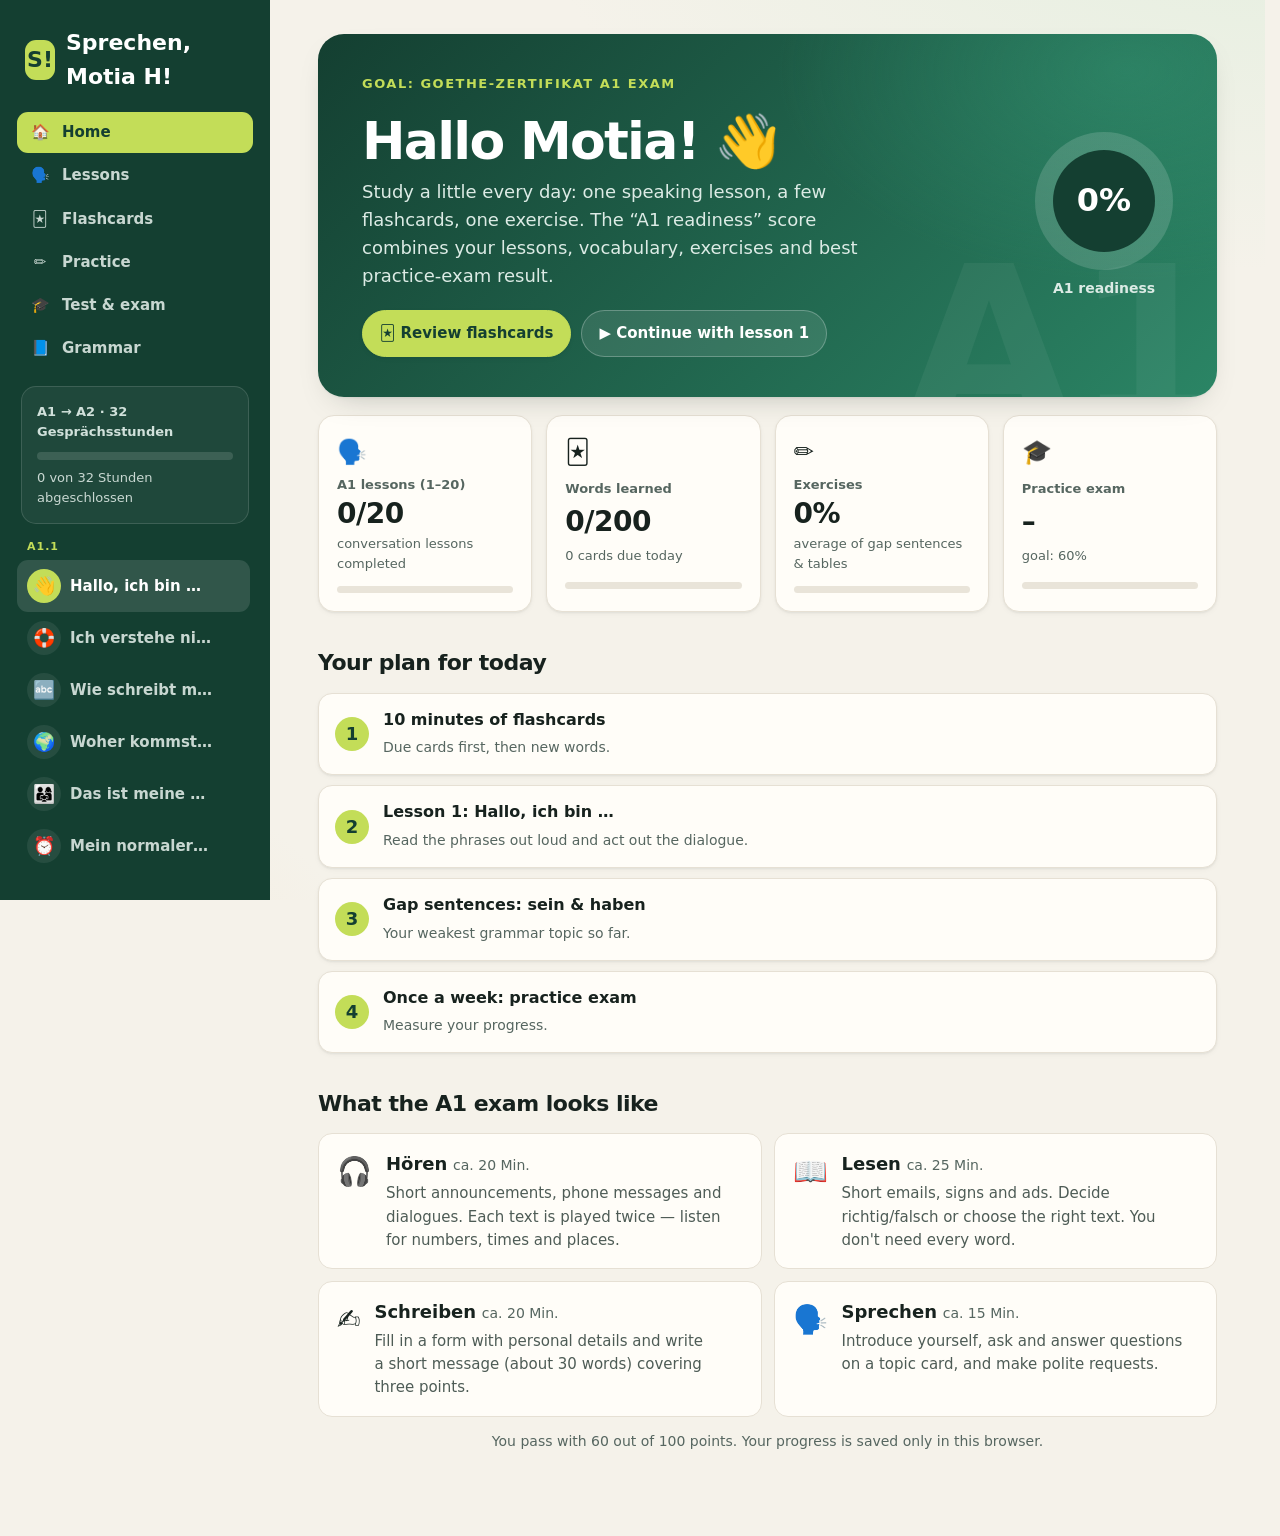
<file: index.html>
<!doctype html>
<html lang="en">
<head>
  <meta charset="utf-8">
  <meta name="viewport" content="width=device-width, initial-scale=1, viewport-fit=cover, interactive-widget=resizes-content">
  <meta name="description" content="A 32-class A1–A2 German conversation course with flashcards, gap exercises, grammar and an A1 mock exam.">
  <meta name="theme-color" content="#f5f2ea">
  <meta name="color-scheme" content="light">
  <title>Sprechen! — Deutschstunden für Motia H</title>
  <style>
    :root {
      --ink: #18231f;
      --muted: #66736d;
      --paper: #f6f3ec;
      --card: #fffdf8;
      --line: #e4ded2;
      --green: #216b50;
      --dark: #174b39;
      --lime: #c3dd58;
      --blue: #d9ecf0;
      --orange: #f3a36e;
    }

    * { box-sizing: border-box; }
    html { scroll-behavior: smooth; scrollbar-gutter: stable; scrollbar-color: #789387 var(--paper); }
    ::-webkit-scrollbar { width: 10px; height: 10px; }
    ::-webkit-scrollbar-track { background: var(--paper); }
    ::-webkit-scrollbar-thumb { border: 2px solid transparent; border-radius: 999px; background: #789387; background-clip: padding-box; }
    body {
      margin: 0;
      color: var(--ink);
      background: var(--paper);
      font: 18px/1.55 Inter, ui-sans-serif, system-ui, -apple-system, BlinkMacSystemFont, "Segoe UI", sans-serif;
    }
    button, select { font: inherit; color: inherit; }
    button, select, label, summary { touch-action: manipulation; -webkit-tap-highlight-color: transparent; }
    button:focus-visible, select:focus-visible { outline: 3px solid var(--orange); outline-offset: 3px; }

    .app { min-height: 100vh; display: grid; grid-template-columns: 270px minmax(0, 1fr); }
    aside {
      position: sticky;
      top: 0;
      height: 100vh;
      display: flex;
      flex-direction: column;
      padding: 26px 17px 20px;
      color: #fff;
      background: var(--dark);
    }
    .brand { display: flex; align-items: center; gap: 11px; margin: 0 8px 22px; font-size: 22px; font-weight: 850; }
    .brand-mark { display: grid; width: 40px; height: 40px; place-items: center; border-radius: 11px; color: var(--dark); background: var(--lime); }
    .progress-card { margin: 0 4px 18px; padding: 15px; border: 1px solid #ffffff22; border-radius: 15px; background: #ffffff0d; }
    .progress-card p { margin: 0 0 10px; color: #d1e1db; font-size: 13px; font-weight: 750; }
    .progress-track { height: 8px; overflow: hidden; border-radius: 10px; background: #ffffff21; }
    .progress-fill { width: 0; height: 100%; border-radius: inherit; background: var(--lime); transition: width .25s ease; }
    .progress-copy { margin-top: 8px; color: #c9d8d2; font-size: 13px; }
    nav { overflow: auto; padding-right: 3px; scrollbar-color: #87b5a2 transparent; }
    nav::-webkit-scrollbar { width: 8px; }
    nav::-webkit-scrollbar-track { background: transparent; }
    nav::-webkit-scrollbar-thumb { background-color: #87b5a2; }
    .nav-level { margin: 16px 10px 5px; color: var(--lime); font-size: 11px; font-weight: 900; letter-spacing: 1.4px; text-transform: uppercase; }
    .nav-level:first-child { margin-top: 0; }
    .lesson-nav {
      width: 100%;
      display: grid;
      grid-template-columns: 34px 1fr 18px;
      gap: 9px;
      align-items: center;
      padding: 9px 10px;
      border: 0;
      border-radius: 11px;
      color: #c8d7d1;
      text-align: left;
      background: transparent;
      cursor: pointer;
    }
    @media (hover: hover) and (pointer: fine) { .lesson-nav:hover { background: #ffffff0e; } }
    .lesson-nav.active { color: #fff; background: #ffffff1f; }
    .lesson-number { display: grid; width: 34px; height: 34px; place-items: center; border-radius: 50%; background: #ffffff13; }
    .lesson-nav.active .lesson-number { background: var(--lime); }
    .nav-title { overflow: hidden; font-size: 15px; font-weight: 700; text-overflow: ellipsis; white-space: nowrap; }
    .nav-check { color: var(--lime); font-weight: 900; }

    main { min-width: 0; padding: 34px 48px 70px; }
    .topbar { max-width: 920px; display: flex; justify-content: flex-end; margin: 0 auto 28px; }
    .top-actions { display: flex; flex-wrap: wrap; gap: 9px; }
    .button {
      display: inline-flex;
      align-items: center;
      justify-content: center;
      gap: 7px;
      padding: 11px 17px;
      border: 1px solid var(--line);
      border-radius: 999px;
      background: var(--card);
      font-size: 15px;
      font-weight: 800;
      cursor: pointer;
    }
    @media (hover: hover) and (pointer: fine) { .button:hover { border-color: #c6bcac; } }
    .button.primary { color: #fff; border-color: var(--green); background: var(--green); }
    @media (hover: hover) and (pointer: fine) { .button.primary:hover { background: var(--dark); } }
    .button.done { color: var(--dark); border-color: var(--lime); background: var(--lime); }
    .mobile-select { display: none; }

    .lesson-shell { max-width: 920px; display: grid; gap: 36px; margin: auto; }
    .hero {
      position: relative;
      min-height: 210px;
      overflow: hidden;
      display: grid;
      grid-template-columns: 1fr 230px;
      border-radius: 25px;
      color: #fff;
      background: linear-gradient(135deg, var(--dark), #2f8d6d);
    }
    .hero::before { content: ""; position: absolute; width: 440px; height: 440px; top: -230px; right: -120px; border-radius: 50%; background: #c3dd5820; }
    .hero-copy { z-index: 1; display: flex; flex-direction: column; justify-content: center; padding: 48px 54px; }
    .hero-intro { max-width: 610px; margin: 0; color: #e0eee9; }
    .eyebrow { margin: 0 0 9px; color: var(--green); font-size: 13px; font-weight: 900; letter-spacing: 1.5px; text-transform: uppercase; }
    .hero .eyebrow { color: var(--lime); }
    h1 { margin: 0 0 14px; font-size: clamp(38px, 5vw, 58px); line-height: 1.04; letter-spacing: -1.7px; }
    .hero-art { z-index: 1; display: grid; place-items: center; font-size: 105px; filter: drop-shadow(0 10px 20px #0003); }

     .sentence-lab { padding: 30px 34px 34px; border: 1px solid #cbded5; border-radius: 18px; background: #f2f7f4; }
     .sentence-lab .panel-head { margin-bottom: 20px; }
     .sentence-lab .eyebrow { color: var(--green); }
     .sentence-tabs { display: grid; gap: 13px; margin-bottom: 22px; }
     .sentence-tab-group { display: flex; flex-wrap: wrap; align-items: center; gap: 8px; }
     .sentence-tab-group-label { margin: 0 4px 0 0; color: var(--muted); font-size: 11px; font-weight: 900; letter-spacing: .9px; text-transform: uppercase; }
     .sentence-tab { padding: 8px 13px; border: 1px solid #bfd2c9; border-radius: 999px; color: #526159; background: #fffdf8; font-size: 14px; font-weight: 800; cursor: pointer; }
     @media (hover: hover) and (pointer: fine) { .sentence-tab:hover { border-color: var(--green); } }
     .sentence-tab.active { border-color: var(--dark); color: #fff; background: var(--dark); }
     .sentence-display { padding: 21px 20px 18px; border: 1px solid #cbded5; border-radius: 14px; background: var(--card); }
     .sentence-line { display: flex; flex-wrap: wrap; align-items: end; gap: 8px; }
     .sentence-token { position: relative; display: inline-flex; flex-direction: column; align-items: center; gap: 5px; padding: 8px 10px 7px; border-bottom: 3px solid var(--token-color); border-radius: 8px 8px 3px 3px; background: var(--token-bg); font-size: 19px; font-weight: 850; line-height: 1.15; }
     .sentence-token small { color: var(--token-color); font-size: 10px; font-weight: 900; letter-spacing: .6px; text-transform: uppercase; }
     .sentence-token.verb { --token-color: #b65d28; --token-bg: #fff0df; }
     .sentence-token.subject { --token-color: #216b50; --token-bg: #e4f1e9; }
     .sentence-token.object { --token-color: #4a6797; --token-bg: #e8eef9; }
     .sentence-token.adverb { --token-color: #785c91; --token-bg: #eee7f8; }
     .sentence-token.connector { --token-color: #8a6a22; --token-bg: #fff4c9; }
     .sentence-note { margin: 17px 0 0; color: #526159; font-size: 15px; }
     .sentence-english { margin: 5px 0 0; color: var(--muted); font-size: 14px; }
     .sentence-note b { color: var(--ink); }
     .sentence-legend { display: flex; flex-wrap: wrap; gap: 14px; margin-top: 18px; color: #526159; font-size: 13px; font-weight: 700; }
     .legend-item { display: inline-flex; align-items: center; gap: 6px; }
     .legend-dot { width: 10px; height: 10px; border-radius: 50%; background: var(--legend-color); }
     .legend-dot.verb { --legend-color: #b65d28; }
     .legend-dot.subject { --legend-color: #216b50; }
     .legend-dot.object { --legend-color: #4a6797; }
     .legend-dot.adverb { --legend-color: #785c91; }
     .legend-dot.connector { --legend-color: #8a6a22; }
     .sentence-builder { margin-top: 20px; padding-top: 18px; border-top: 1px solid var(--line); }
     .sentence-builder-head { display: flex; align-items: baseline; justify-content: space-between; gap: 12px; margin-bottom: 11px; }
     .sentence-builder h3 { margin: 0; font-size: 16px; }
     .sentence-builder p { margin: 0; color: var(--muted); font-size: 13px; }
     .builder-answer { min-height: 51px; display: flex; flex-wrap: wrap; align-items: center; gap: 7px; padding: 8px; border: 1px dashed #aabcb3; border-radius: 10px; background: #faf8f2; }
     .builder-answer:empty::before { content: "Choose the words in the right order"; color: #84928c; font-size: 14px; }
     .builder-words { display: flex; flex-wrap: wrap; gap: 8px; margin-top: 10px; }
     .builder-word { padding: 7px 10px; border: 1px solid #bfd2c9; border-radius: 8px; color: var(--dark); background: var(--card); font-size: 14px; font-weight: 800; cursor: pointer; }
     @media (hover: hover) and (pointer: fine) { .builder-word:hover { border-color: var(--green); background: #e4f1e9; } }
     .builder-word:disabled { opacity: .42; cursor: default; }
     .builder-actions { display: flex; flex-wrap: wrap; align-items: center; gap: 9px; margin-top: 12px; }
     .builder-actions .button { padding: 8px 13px; font-size: 14px; }
     .builder-feedback { margin: 0; color: #526159; font-size: 14px; font-weight: 700; }
     .builder-feedback.correct { color: var(--green); }

    .panel { padding: 34px; border: 1px solid var(--line); border-radius: 18px; background: var(--card); }
    .panel-head { display: flex; align-items: end; justify-content: space-between; gap: 15px; margin-bottom: 26px; }
    h2 { margin: 0; font-size: 25px; letter-spacing: -.5px; }
    .subtle { color: var(--muted); font-size: 14px; }
    .reading-list { display: grid; gap: 8px; margin: 14px 0 0 44px; padding: 0; list-style: none; }
    .reading-line { width: 100%; display: grid; grid-template-columns: 1fr 1fr; gap: 14px; padding: 10px 13px; border: 1px solid var(--line); border-radius: 9px; text-align: left; background: var(--card); font-size: 17px; font-weight: 750; cursor: pointer; }
    @media (hover: hover) and (pointer: fine) { .reading-line:hover { border-color: #adbbb5; } }
    .english { color: var(--muted); text-align: right; }
    body.hide-english .english { display: none; }
    body.hide-english .reading-line.revealed .english,
    body.hide-english .prompt-card.flipped .english { display: block; }
    .dialogue { display: grid; gap: 20px; }
    .turn { max-width: 82%; display: flex; align-items: flex-end; gap: 12px; }
    .turn:nth-child(even) { justify-self: end; flex-direction: row-reverse; }
    .speaker { display: grid; flex: 0 0 auto; width: 45px; height: 45px; place-items: center; border-radius: 50%; color: #fff; background: var(--green); font-size: 12px; font-weight: 900; }
    .turn:nth-child(even) .speaker { color: var(--dark); background: var(--lime); }
    .turn-copy { padding: 16px 20px; border-radius: 19px 19px 19px 5px; background: #edf3f0; font-size: 18px; font-weight: 750; }
    .turn:nth-child(even) .turn-copy { border-radius: 19px 19px 5px 19px; background: #f1efe8; }
    .turn-copy small { display: block; margin-top: 4px; font-size: 14px; font-weight: 500; }
    .mini-exercises { display: grid; gap: 12px; margin-bottom: 24px; }
    .mini-exercise { display: grid; grid-template-columns: 34px 1fr; gap: 12px; align-items: start; padding: 16px; border: 1px solid var(--line); border-radius: 12px; background: #faf8f2; }
    .mini-exercise span { display: grid; width: 34px; height: 34px; place-items: center; border-radius: 50%; color: var(--dark); background: var(--lime); font-size: 14px; font-weight: 900; }
    .mini-exercise p { margin: 3px 0 0; color: #526159; font-size: 16px; }
    .mini-exercise b { color: var(--ink); }
    .check-item { grid-template-columns: auto 1fr; cursor: pointer; }
    .check-item input { width: 20px; height: 20px; margin: 7px; accent-color: var(--green); }

    .prompt-cards { display: grid; grid-template-columns: repeat(4, 1fr); gap: 14px; }
    .prompt-card { position: relative; min-height: 150px; overflow: hidden; border: 2px solid var(--line); border-radius: 15px; background: #faf8f2; cursor: pointer; }
    .card-face { position: absolute; inset: 0; display: flex; flex-direction: column; align-items: center; justify-content: center; padding: 13px; text-align: center; transition: opacity .18s ease, transform .18s ease; }
    .card-icon { margin-bottom: 8px; font-size: 36px; }
    .card-label { color: var(--muted); font-size: 10px; font-weight: 900; letter-spacing: 1px; text-transform: uppercase; }
    .card-word { margin-top: 5px; font-size: 16px; font-weight: 850; line-height: 1.25; }
    .card-back { opacity: 0; color: #fff; background: var(--green); transform: scale(.95); }
    .card-back .card-label { color: #d4e4de; }
    .card-back .english { margin-top: 6px; color: #d4e4de; text-align: center; font-size: 13px; font-weight: 500; }
    .prompt-card.flipped { border-color: var(--green); }
    .prompt-card.flipped .card-front { opacity: 0; transform: scale(.95); }
    .prompt-card.flipped .card-back { opacity: 1; transform: none; }

    .challenge { overflow: hidden; padding: 0; }
    .challenge-top { padding: 30px 34px; background: #fff0d7; }
    .challenge-top .eyebrow { color: #9a4d20; }
    .challenge-top h2 { margin-bottom: 9px; }
    .challenge-top p:last-child { margin: 0; color: #684833; }
    .checklist { padding: 22px 34px 28px; }
    .homework { border: 0; color: #4f3d67; background: #eee7f8; }
    .homework h2 { margin-bottom: 9px; }
    .homework p:last-child { margin: 0; }
    .complete-button { width: 100%; padding: 15px; font-size: 17px; }

    .basics-dialog { width: min(720px, calc(100% - 32px)); max-height: 90vh; padding: 0; border: 1px solid var(--line); border-radius: 20px; color: var(--ink); background: var(--paper); box-shadow: 0 24px 70px #0005; }
    .basics-dialog::backdrop { background: #10251dcc; }
    .basics-head { position: sticky; z-index: 2; top: 0; display: flex; align-items: center; justify-content: space-between; gap: 16px; padding: 24px 28px; border-bottom: 1px solid var(--line); background: var(--card); }
    .basics-head .eyebrow { margin-bottom: 4px; }
    .basics-head .subtle { margin: 4px 0 0; }
    .basics-actions { display: flex; gap: 9px; }
    .basics-actions form { margin: 0; }
    .basics-tables { display: grid; gap: 10px; padding: 20px 24px 24px; }
    .basics-group { overflow: hidden; border: 1px solid var(--line); border-radius: 14px; background: var(--card); }
    .basics-group summary { display: flex; align-items: center; gap: 10px; padding: 15px 18px; list-style: none; font-size: 18px; font-weight: 850; cursor: pointer; }
    .basics-group summary::-webkit-details-marker { display: none; }
    .basics-group summary::after { content: "+"; margin-left: auto; color: var(--green); font-size: 24px; line-height: 1; }
    .basics-group[open] summary { border-bottom: 1px solid var(--line); background: #f2f7f4; }
    .basics-group[open] summary::after { content: "−"; }
    .basics-explanation { margin: 0; padding: 14px 18px; color: #526159; background: #faf8f2; font-size: 15px; }
    .basics-table { width: 100%; border-collapse: collapse; font-size: 16px; }
    .basics-table th, .basics-table td { padding: 12px 16px; border-bottom: 1px solid var(--line); text-align: left; vertical-align: middle; }
    .basics-table tr:last-child td { border-bottom: 0; }
    .basics-table th { color: var(--muted); background: #faf8f2; font-size: 11px; letter-spacing: 1px; text-transform: uppercase; }
    .basics-word { width: 29%; }
    .basics-table strong, .basics-table small { display: block; }
    .basics-table small { margin-top: 2px; color: var(--muted); text-align: left; font-size: 13px; font-weight: 500; }
    body.hide-english .basics-table .english { display: block; }
    .basics-audio { width: 54px; text-align: center !important; }
    .basics-line { width: 38px; height: 38px; padding: 0; border: 1px solid var(--line); border-radius: 50%; background: var(--card); cursor: pointer; }
     @media (hover: hover) and (pointer: fine) { .basics-line:hover { border-color: var(--green); background: #f2f7f4; } }
     .revision-dialog { width: min(960px, calc(100% - 32px)); max-height: 92vh; padding: 0; border: 1px solid var(--line); border-radius: 20px; color: var(--ink); background: var(--paper); box-shadow: 0 24px 70px #0005; }
     .revision-dialog::backdrop { background: #10251dcc; }
     .revision-head { position: sticky; z-index: 2; top: 0; display: flex; align-items: center; justify-content: space-between; gap: 16px; padding: 24px 28px; border-bottom: 1px solid var(--line); background: var(--card); }
     .revision-head .eyebrow { margin-bottom: 4px; }
     .revision-head h2 { margin: 0; }
     .revision-head p { margin: 5px 0 0; }
     .revision-actions { display: flex; gap: 9px; }
     .revision-content { display: grid; gap: 18px; padding: 22px 24px 28px; }
     .revision-intro { padding: 18px 20px; border: 1px solid #cbded5; border-radius: 14px; color: #40564c; background: #f2f7f4; }
     .revision-intro p { margin: 0; }
     .revision-section { overflow: hidden; border: 1px solid var(--line); border-radius: 14px; background: var(--card); }
     .revision-section h3 { margin: 0; padding: 16px 18px; border-bottom: 1px solid var(--line); background: #faf8f2; font-size: 19px; }
     .revision-section > p { margin: 0; padding: 14px 18px 0; color: #526159; font-size: 15px; }
     .revision-grid { display: grid; grid-template-columns: repeat(2, 1fr); gap: 12px; padding: 16px 18px 18px; }
     .revision-rule { padding: 14px; border: 1px solid var(--line); border-radius: 11px; background: #fffdf8; }
     .revision-rule strong { display: block; margin-bottom: 5px; }
     .revision-rule p { margin: 0; color: #526159; font-size: 15px; }
     .revision-example { margin-top: 8px !important; color: var(--green) !important; font-weight: 800; }
     .word-count { float: right; color: var(--muted); font-size: 13px; font-weight: 600; }
     .word-groups { display: grid; grid-template-columns: repeat(2, 1fr); gap: 12px; padding: 16px 18px 18px; }
     .word-group { overflow: hidden; border: 1px solid var(--line); border-radius: 10px; }
     .word-group h4 { margin: 0; padding: 10px 12px; color: var(--dark); background: #f2f7f4; font-size: 14px; }
     .word-table { width: 100%; border-collapse: collapse; font-size: 15px; }
     .word-table td { padding: 8px 12px; border-top: 1px solid var(--line); }
     .word-table td:last-child { color: var(--muted); text-align: right; }
     .word-line { width: 28px; height: 28px; padding: 0; border: 1px solid var(--line); border-radius: 50%; background: var(--card); cursor: pointer; }
     @media (hover: hover) and (pointer: fine) { .word-line:hover { border-color: var(--green); background: #f2f7f4; } }
     .exam-checklist { display: grid; gap: 9px; padding: 16px 18px 18px; }
     .exam-check { display: flex; gap: 10px; align-items: flex-start; color: #526159; font-size: 15px; }
     .exam-check input { width: 18px; height: 18px; flex: 0 0 auto; margin: 2px 0 0; accent-color: var(--green); }

    @media (max-width: 1050px) {
      .app { grid-template-columns: 1fr; }
      aside { display: none; }
      main { padding: 20px 20px 60px; }
      .topbar { justify-content: space-between; gap: 12px; }
      .mobile-select { min-width: 0; display: block; flex: 1; padding: 10px 12px; border: 1px solid var(--line); border-radius: 11px; background: var(--card); }
    }
    @media (max-width: 680px) {
      body { font-size: 17px; }
      main { padding: 16px 15px 45px; }
      .topbar { flex-direction: column; }
      .top-actions { display: grid; grid-template-columns: 1fr 1fr; }
      .basics-head { align-items: flex-start; flex-direction: column; padding: 20px; }
      .basics-actions { width: 100%; }
       .basics-actions > *, .basics-actions form, .basics-actions .button { flex: 1; width: 100%; }
       .revision-head { align-items: flex-start; flex-direction: column; padding: 20px; }
       .revision-actions { width: 100%; }
       .revision-actions > *, .revision-actions form, .revision-actions .button { flex: 1; width: 100%; }
       .revision-content { padding: 12px; }
      .basics-tables { padding: 12px; }
      .basics-table th, .basics-table td { padding: 10px; }
      .hero { min-height: 0; grid-template-columns: 1fr; }
      .hero-copy { padding: 38px 29px; }
      .hero-art { display: none; }
      h1 { font-size: 40px; }
      .panel { padding: 25px 21px; }
       .sentence-lab { padding: 25px 21px; }
       .sentence-line { gap: 6px; }
       .sentence-token { font-size: 17px; }
       .sentence-tab-group { align-items: flex-start; }
       .sentence-tab-group-label { width: 100%; }
      .english { text-align: left; }
      .reading-line { grid-template-columns: 1fr; gap: 3px; }
      .prompt-cards { grid-template-columns: repeat(2, 1fr); }
       .reading-list { margin-left: 0; }
       .revision-grid, .word-groups { grid-template-columns: 1fr; padding-left: 12px; padding-right: 12px; }
      .turn { max-width: 96%; }
      .challenge-top, .checklist { padding-left: 22px; padding-right: 22px; }
    }
    @media print {
      aside, .topbar, .complete-button, .prompt-cards { display: none !important; }
      main { padding: 0; }
      .lesson-shell { gap: 20px; }
      .hero, .panel { break-inside: avoid; }
      body.hide-english .english { display: block !important; color: var(--muted) !important; background: transparent !important; }
    }
  </style>
  <link rel="stylesheet" href="assets/practice.css">
  <link rel="stylesheet" href="assets/lesson-plans.css">
</head>
<body class="hide-english">
  <a class="skip-link" href="#main" onclick="document.getElementById('main').focus()">Skip to content</a>
  <div class="app">
    <aside>
      <a class="brand" href="#/start"><span class="brand-mark">S!</span> Sprechen, Motia H!</a>
      <nav class="mode-nav" aria-label="Sections">
        <a href="#/start" data-route="start"><span aria-hidden="true">🏠</span>Home</a>
        <a href="#/stunden" data-route="stunden"><span aria-hidden="true">🗣️</span>Lessons</a>
        <a href="#/karten" data-route="karten"><span aria-hidden="true">🃏</span>Flashcards</a>
        <a href="#/ueben" data-route="ueben"><span aria-hidden="true">✏️</span>Practice</a>
        <a href="#/test" data-route="test"><span aria-hidden="true">🎓</span>Test &amp; exam</a>
        <a href="#/grammatik" data-route="grammatik"><span aria-hidden="true">📘</span>Grammar</a>
      </nav>
      <section class="progress-card">
        <p>A1 → A2 · 32 Gesprächsstunden</p>
        <div class="progress-track"><div class="progress-fill" id="progressFill"></div></div>
        <div class="progress-copy" id="progressCopy" aria-live="polite">0 von 32 Stunden abgeschlossen</div>
      </section>
      <nav id="lessonNav" aria-label="Gesprächsstunden"></nav>
    </aside>

    <main id="main" tabindex="-1">
      <header class="appbar">
        <a class="brand" href="#/start"><span class="brand-mark">S!</span><span>Sprechen!</span></a>
        <span class="appbar-title" id="appbarTitle"></span>
      </header>

      <section class="view" id="view-start" aria-label="Home"></section>
      <section class="view" id="view-cards" aria-label="Flashcards"></section>
      <section class="view" id="view-practice" aria-label="Practice"></section>
      <section class="view" id="view-quiz" aria-label="Test"></section>
      <section class="view" id="view-grammar" aria-label="Grammar"></section>

      <section class="view" id="view-lessons" aria-label="Lessons">
      <header class="topbar">
        <select class="mobile-select" id="mobileSelect" aria-label="Choose a lesson"></select>
        <div class="top-actions">
          <button class="button" id="openRevision" type="button">Grammatik &amp; A1.2-Prüfung</button>
          <button class="button" id="englishToggle" type="button">Englisch anzeigen</button>
          <button class="button" type="button" onclick="window.print()">Stunde drucken</button>
        </div>
      </header>

      <div class="lesson-shell">
        <section class="hero">
          <div class="hero-copy">
            <p class="eyebrow" id="lessonLabel"></p>
            <h1 id="lessonTitle"></h1>
            <p class="hero-intro" id="lessonIntro"></p>
          </div>
          <div class="hero-art" id="lessonIcon" aria-hidden="true"></div>
        </section>

        <section class="panel lesson-grammar" aria-labelledby="lessonGrammarTitle">
          <div class="panel-head">
            <div><p class="eyebrow">Grammatik im Gespräch</p><h2 id="lessonGrammarTitle"></h2></div>
          </div>
          <div id="lessonGrammar"></div>
        </section>

        <section class="panel lesson-activity" aria-labelledby="lessonActivityTitle">
          <div class="panel-head">
            <div><p class="eyebrow">Jetzt sprechen</p><h2 id="lessonActivityTitle" lang="en"></h2></div>
          </div>
          <p id="lessonActivity" lang="en"></p>
        </section>

        <details class="panel lesson-resource print-resource">
          <summary>Redemittel, Ziele &amp; Aussprache</summary>
          <div class="lesson-resource-body">
            <button class="button" id="listenPhrases" type="button">🔊 Alle Sätze hören</button>
            <div class="mini-exercises" id="lessonBrief"></div>
            <div id="timeline"></div>
          </div>
        </details>

        <details class="panel lesson-resource print-resource">
          <summary id="dialogueTitle"></summary>
          <div class="lesson-resource-body">
            <button class="button" id="listenDialogue" type="button">🔊 Dialog hören</button>
            <div class="dialogue" id="dialogue"></div>
          </div>
        </details>

        <details class="panel lesson-resource no-print">
          <summary>Hören &amp; erinnern</summary>
          <div class="lesson-resource-body">
            <button class="button" id="resetCards" type="button">Karten zurücksetzen</button>
            <p>Hören → nachsprechen → umdrehen</p>
            <div class="prompt-cards" id="promptCards"></div>
          </div>
        </details>

        <section class="panel challenge">
          <details class="challenge-top lesson-resource print-resource">
            <summary>Wenn noch Zeit ist</summary>
            <p id="challenge"></p>
          </details>
          <div class="checklist" id="checklist"></div>
        </section>

        <section class="panel homework">
          <h2>Für zu Hause</h2>
          <p id="homework"></p>
        </section>

        <button class="button primary complete-button" id="completeButton" type="button">Stunde als fertig markieren</button>

      </div>
      </section>
    </main>
  </div>

  <nav class="tabbar" aria-label="Sections">
    <a href="#/start" data-route="start"><span aria-hidden="true">🏠</span>Home</a>
    <a href="#/stunden" data-route="stunden"><span aria-hidden="true">🗣️</span>Lessons</a>
    <a href="#/karten" data-route="karten"><span aria-hidden="true">🃏</span>Cards</a>
    <a href="#/ueben" data-route="ueben"><span aria-hidden="true">✏️</span>Practice</a>
    <a href="#/test" data-route="test"><span aria-hidden="true">🎓</span>Test</a>
    <a href="#/grammatik" data-route="grammatik"><span aria-hidden="true">📘</span>Grammar</a>
  </nav>

  <dialog class="revision-dialog" id="revisionDialog" aria-labelledby="revisionTitle">
    <header class="revision-head">
      <div><p class="eyebrow">Nachschlagen &amp; Prüfungsvorbereitung</p><h2 id="revisionTitle">Sammys Deutsch-Grammatik A1–A2</h2><p class="subtle">A1.2-Grammatik · 200 Wörter · Prüfung sicherer machen</p></div>
      <div class="revision-actions">
        <button class="button" id="listenRevision" type="button">🔊 Thema hören</button>
        <form method="dialog"><button class="button" type="submit">Schließen</button></form>
      </div>
    </header>
    <div class="revision-content" id="revisionContent"></div>
    <div class="basics-tables" id="basicsTables"></div>
  </dialog>

  <script src="assets/lesson-plans.js"></script>
  <script>
    const course = [
      {
        level: "A1.1", icon: "👋", title: "Hallo, ich bin …", topic: "First meetings",
        intro: "Say hello, introduce yourself, ask a name, and close a first short conversation naturally.",
        goals: ["greet someone", "say and ask a name", "ask how someone is"],
        phrases: [["Hallo! / Guten Morgen!", "Hello! / Good morning!"], ["Ich bin Motia.", "I'm Motia."], ["Ich heiße Motia.", "My name is Motia."], ["Wie heißt du?", "What's your name?"], ["Freut mich.", "Nice to meet you."], ["Wie geht es dir?", "How are you?"], ["Gut, danke.", "Good, thanks."], ["Und dir?", "And you?"], ["Auch gut.", "Good too."], ["Tschüss! / Bis bald!", "Bye! / See you soon!"]],
        coach: "Speech focus: copy whole chunks and their melody. A greeting sounds friendlier when you look up before saying the name.",
        dialogueTitle: "A first meeting",
        dialogue: [["A", "Hallo! Ich bin Tim. Wie heißt du?", "Hello! I'm Tim. What's your name?"], ["B", "Hallo, ich heiße Motia.", "Hello, my name is Motia."], ["A", "Freut mich, Motia. Wie geht es dir?", "Nice to meet you, Motia. How are you?"], ["B", "Gut, danke. Und dir?", "Good, thanks. And you?"], ["A", "Auch gut, danke.", "Good too, thanks."], ["B", "Super. Tschüss, Tim!", "Great. Bye, Tim!"], ["A", "Tschüss, bis bald!", "Bye, see you soon!"]],
        variations: ["Begin with Guten Morgen", "Use a different name and mood", "Meet again without the script"],
        challenge: "Hold a 45-second first meeting: greet, exchange names, ask and answer how you are, and say goodbye.",
        checks: ["I greeted first", "I exchanged names", "I asked and answered Wie geht es dir?", "I closed naturally"],
        homework: "Record the first-meeting dialogue twice—once as yourself and once with an imaginary name."
      },
      {
        level: "A1.1", icon: "🛟", title: "Ich verstehe nicht", topic: "Classroom German",
        intro: "Stay in German during class by asking for repetition, meaning, pronunciation, and confirmation.",
        goals: ["say when I do not understand", "ask for repetition or slower speech", "check a word or answer"],
        phrases: [["Ich verstehe nicht.", "I don't understand."], ["Wie bitte?", "Pardon?"], ["Noch einmal, bitte.", "Once again, please."], ["Langsamer, bitte.", "More slowly, please."], ["Was bedeutet das?", "What does that mean?"], ["Wie heißt das auf Deutsch?", "What is that called in German?"], ["Wie spricht man das aus?", "How do you pronounce that?"], ["Ist das richtig?", "Is that correct?"], ["Ich habe eine Frage.", "I have a question."], ["Jetzt verstehe ich.", "Now I understand."]],
        coach: "Speech focus: use a clear key word—langsamer, noch einmal, bedeutet—so your partner immediately knows how to help.",
        dialogueTitle: "Asking for help in German",
        dialogue: [["A", "Heute sprechen wir über die Familie.", "Today we're talking about family."], ["B", "Wie bitte? Noch einmal, bitte.", "Pardon? Once again, please."], ["A", "Wir sprechen über die Familie.", "We're talking about family."], ["B", "Was bedeutet Familie?", "What does Familie mean?"], ["A", "Das bedeutet family auf Englisch.", "It means family in English."], ["B", "Ah, jetzt verstehe ich. Wie spricht man das aus?", "Ah, now I understand. How do you pronounce it?"], ["A", "Fa-mi-lie.", "Fa-mi-lie."], ["B", "Familie. Ist das richtig?", "Familie. Is that correct?"]],
        variations: ["Ask about three real objects", "Mishear one instruction", "Use only German help phrases"],
        challenge: "Complete a two-minute mini-lesson in German. Ask for meaning, repetition, pronunciation, and confirmation when you need them.",
        checks: ["I said what I needed", "I asked for repetition", "I asked about meaning or pronunciation", "I stayed in German"],
        homework: "Record the five help phrases you will use most. Say each once normally and once as a real question."
      },
      {
        level: "A1.1", icon: "🔤", title: "Wie schreibt man das?", topic: "Names & numbers",
        intro: "Spell names and exchange simple personal details such as age, phone number, and email address.",
        goals: ["spell my name", "say and understand basic numbers", "exchange contact details"],
        phrases: [["Wie schreibt man das?", "How do you spell that?"], ["Kannst du das buchstabieren?", "Can you spell that?"], ["M–O–T–I–A.", "M–O–T–I–A."], ["Wie alt bist du?", "How old are you?"], ["Ich bin dreißig Jahre alt.", "I'm thirty years old."], ["Wie ist deine Telefonnummer?", "What's your phone number?"], ["Meine Nummer ist …", "My number is …"], ["Wie war die Nummer noch einmal?", "What was the number again?"], ["Wie ist deine E-Mail-Adresse?", "What's your email address?"], ["Stimmt das?", "Is that correct?"]],
        coach: "Speech focus: group long numbers into pairs and leave a short pause between them; the listener repeats everything back.",
        dialogueTitle: "Exchanging contact details",
        dialogue: [["A", "Wie heißt du?", "What's your name?"], ["B", "Ich heiße Motia H.", "My name is Motia H."], ["A", "Kannst du deinen Vornamen buchstabieren?", "Can you spell your first name?"], ["B", "Ja: M–O–T–I–A.", "Yes: M–O–T–I–A."], ["A", "Danke. Wie ist deine Telefonnummer?", "Thanks. What's your phone number?"], ["B", "Meine Nummer ist null fünf vier, drei zwei eins, neun acht sieben.", "My number is 054, 321, 987."], ["A", "Also: null fünf vier, drei zwei eins, neun acht sieben?", "So: 054, 321, 987?"], ["B", "Ja, das stimmt.", "Yes, that's correct."]],
        variations: ["Spell a city and first name", "Exchange imaginary phone numbers", "Add an email address"],
        challenge: "Exchange a full name, age, phone number, and email address. Spell and repeat every detail until both versions match.",
        checks: ["I spelled clearly", "I understood the key numbers", "I asked for repetition", "I confirmed the details"],
        homework: "Record your name, spelling, age, and a fictional phone number. Leave pauses so a listener could repeat every detail back."
      },
      {
        level: "A1.1", icon: "🌍", title: "Woher kommst du?", topic: "Home & languages",
        intro: "Say where you come from and live, name languages, and ask the same questions back.",
        goals: ["say where I come from", "say where I live", "talk about languages I speak or learn"],
        phrases: [["Woher kommst du?", "Where are you from?"], ["Ich komme aus Israel.", "I come from Israel."], ["Wo wohnst du?", "Where do you live?"], ["Ich wohne in Haifa.", "I live in Haifa."], ["Welche Sprachen sprichst du?", "Which languages do you speak?"], ["Ich spreche Hebräisch und Englisch.", "I speak Hebrew and English."], ["Ich lerne Deutsch.", "I'm learning German."], ["Sprichst du ein bisschen Deutsch?", "Do you speak a little German?"], ["Ja, ein bisschen.", "Yes, a little."], ["Warum lernst du Deutsch?", "Why are you learning German?"]],
        coach: "Speech focus: link preposition and place as one chunk—aus Israel, in Haifa—rather than pausing between them.",
        dialogueTitle: "Where are you from?",
        dialogue: [["A", "Woher kommst du, Motia?", "Where are you from, Motia?"], ["B", "Ich komme aus Israel. Und du?", "I come from Israel. And you?"], ["A", "Ich komme aus England, aber ich wohne in Haifa.", "I come from England, but I live in Haifa."], ["B", "Welche Sprachen sprichst du?", "Which languages do you speak?"], ["A", "Englisch und ein bisschen Deutsch. Und du?", "English and a little German. And you?"], ["B", "Ich spreche Hebräisch und Englisch. Ich lerne Deutsch.", "I speak Hebrew and English. I'm learning German."], ["A", "Super! Warum lernst du Deutsch?", "Great! Why are you learning German?"], ["B", "Für Reisen.", "For travel."]],
        variations: ["Use an imaginary country and city", "Add one language you want to learn", "Ask every question without prompts"],
        challenge: "Have a 90-second conversation about country, city, languages, and one simple reason for learning German.",
        checks: ["I used aus for origin", "I used in for where I live", "I named my languages", "I asked the questions back"],
        homework: "Record a 40-second introduction with your country, city, languages, and why you are learning German."
      },
      {
        level: "A1.1", icon: "👨‍👩‍👧", title: "Das ist meine Familie", topic: "Family & people",
        intro: "Introduce people close to you and ask simple questions about names, relationships, age, and where they live.",
        goals: ["name close family members", "introduce another person", "ask simple questions about someone"],
        phrases: [["Das ist meine Familie.", "This is my family."], ["Wer ist das?", "Who is that?"], ["Das ist meine Schwester.", "This is my sister."], ["Er ist mein Bruder.", "He is my brother."], ["Sie heißt Maya.", "Her name is Maya."], ["Hast du Geschwister?", "Do you have siblings?"], ["Ja, ich habe einen Bruder.", "Yes, I have a brother."], ["Nein, ich habe keine Geschwister.", "No, I don't have siblings."], ["Wie alt ist er?", "How old is he?"], ["Wo wohnt sie?", "Where does she live?"]],
        coach: "Speech focus: learn the relationship with mein or meine as one unit—mein Bruder, meine Schwester.",
        dialogueTitle: "Talking about family",
        dialogue: [["A", "Hast du Geschwister?", "Do you have siblings?"], ["B", "Ja, ich habe eine Schwester.", "Yes, I have a sister."], ["A", "Wie heißt sie?", "What's her name?"], ["B", "Sie heißt Maya.", "Her name is Maya."], ["A", "Wie alt ist sie?", "How old is she?"], ["B", "Sie ist fünfundzwanzig.", "She's twenty-five."], ["A", "Und wo wohnt sie?", "And where does she live?"], ["B", "Sie wohnt in Tel Aviv.", "She lives in Tel Aviv."]],
        variations: ["Use a real or invented family", "Introduce a friend instead", "Ask one extra question about each person"],
        challenge: "Introduce three real or imaginary people, then answer questions about their names, relationships, age, and city.",
        checks: ["I used mein and meine", "I introduced three people", "I answered questions about them", "I asked about my partner's family"],
        homework: "Choose three people and record one spoken mini-profile for each: relationship, name, age, and city."
      },
      {
        level: "A1.1", icon: "⏰", title: "Mein normaler Tag", topic: "Time & routines",
        intro: "Tell the time and describe a simple weekday from morning to evening.",
        goals: ["ask and tell the time", "name common daily actions", "describe a day in order"],
        phrases: [["Wie spät ist es?", "What time is it?"], ["Es ist sieben Uhr.", "It's seven o'clock."], ["Wann stehst du auf?", "When do you get up?"], ["Ich stehe um sieben Uhr auf.", "I get up at seven."], ["Dann frühstücke ich.", "Then I have breakfast."], ["Um neun Uhr arbeite ich.", "I work at nine."], ["Mittags esse ich zu Hause.", "At midday I eat at home."], ["Am Abend lerne ich Deutsch.", "In the evening I learn German."], ["Und was machst du dann?", "And what do you do then?"], ["Um elf Uhr gehe ich schlafen.", "I go to sleep at eleven."]],
        coach: "Speech focus: in separable verbs, land on the final piece—Ich stehe um sieben Uhr AUF.",
        dialogueTitle: "A normal weekday",
        dialogue: [["A", "Wann stehst du normalerweise auf?", "When do you normally get up?"], ["B", "Ich stehe um sieben Uhr auf.", "I get up at seven."], ["A", "Und was machst du dann?", "And what do you do then?"], ["B", "Dann frühstücke ich. Um acht Uhr fahre ich zur Arbeit.", "Then I have breakfast. At eight I go to work."], ["A", "Wann lernst du Deutsch?", "When do you learn German?"], ["B", "Am Abend, um acht Uhr.", "In the evening, at eight."], ["A", "Und wann gehst du schlafen?", "And when do you go to sleep?"], ["B", "Meistens um elf Uhr.", "Usually at eleven."]],
        variations: ["Change every time", "Describe a weekend day", "Put five action cards in order"],
        challenge: "Describe a full day with five actions and times. Your partner interrupts with three Wann? questions.",
        checks: ["I told the time clearly", "I used five daily actions", "My day had a clear order", "I answered Wann? questions"],
        homework: "Record tomorrow's routine in six short sentences from waking up to going to sleep."
      },
      {
        level: "A1.1", icon: "🍎", title: "Was isst du gern?", topic: "Food & preferences",
        intro: "Talk about food and drink, say what you like, and make a simple café order.",
        goals: ["name food and drink I like", "ask about preferences", "order one drink and one food item"],
        phrases: [["Was isst du gern?", "What do you like to eat?"], ["Ich esse gern Brot und Käse.", "I like eating bread and cheese."], ["Was trinkst du gern?", "What do you like to drink?"], ["Ich trinke lieber Tee.", "I prefer drinking tea."], ["Magst du Kaffee?", "Do you like coffee?"], ["Ja, sehr gern.", "Yes, very much."], ["Nein, nicht so gern.", "No, not very much."], ["Ich hätte gern einen Kaffee.", "I'd like a coffee."], ["Ein Käsebrötchen, bitte.", "A cheese roll, please."], ["Danke, das ist alles.", "Thanks, that's all."]],
        coach: "Speech focus: gern belongs with the activity—ich esse gern—while lieber marks the preferred option.",
        dialogueTitle: "Food and a simple order",
        dialogue: [["A", "Was trinkst du gern: Kaffee oder Tee?", "What do you like to drink: coffee or tea?"], ["B", "Ich trinke lieber Kaffee. Und du?", "I prefer coffee. And you?"], ["A", "Ich mag Tee. Was isst du gern?", "I like tea. What do you like to eat?"], ["B", "Brot und Käse.", "Bread and cheese."], ["A", "Guten Tag. Was möchten Sie?", "Good afternoon. What would you like?"], ["B", "Ich hätte gern einen Kaffee und ein Käsebrötchen, bitte.", "I'd like a coffee and a cheese roll, please."], ["A", "Sonst noch etwas?", "Anything else?"], ["B", "Nein, danke. Das ist alles.", "No, thanks. That's all."]],
        variations: ["Change all food and drinks", "One person dislikes an item", "Order for two people"],
        challenge: "Discuss three food preferences, then order one drink and one food item in a complete café exchange.",
        checks: ["I said what I like", "I asked about preferences", "I ordered politely", "I understood one follow-up question"],
        homework: "Record your ideal breakfast order and then say three foods you like, dislike, or prefer."
      },
      {
        level: "A1.1", icon: "🗺️", title: "Wo ist der Supermarkt?", topic: "Places & directions",
        intro: "Name useful places, ask where something is, and follow or give a very short route.",
        goals: ["ask where a place is", "understand left, right, and straight ahead", "give a two-step route"],
        phrases: [["Entschuldigung, wo ist der Supermarkt?", "Excuse me, where is the supermarket?"], ["Der Supermarkt ist dort.", "The supermarket is over there."], ["Gehen Sie geradeaus.", "Go straight ahead."], ["Dann links.", "Then left."], ["Dann rechts.", "Then right."], ["Ist das weit?", "Is it far?"], ["Nein, ganz in der Nähe.", "No, very close by."], ["Neben dem Café.", "Next to the café."], ["Ich verstehe. Vielen Dank!", "I understand. Thank you very much!"], ["Gern geschehen.", "You're welcome."]],
        coach: "Speech focus: give one direction, pause, and wait for the listener to repeat it before adding the next step.",
        dialogueTitle: "Finding the supermarket",
        dialogue: [["A", "Entschuldigung, wo ist der Supermarkt?", "Excuse me, where is the supermarket?"], ["B", "Gehen Sie hier geradeaus.", "Go straight ahead here."], ["A", "Geradeaus?", "Straight ahead?"], ["B", "Ja, dann die erste Straße links.", "Yes, then the first street on the left."], ["A", "Ist das weit?", "Is it far?"], ["B", "Nein, ganz in der Nähe. Der Supermarkt ist neben dem Café.", "No, very close by. The supermarket is next to the café."], ["A", "Jetzt verstehe ich. Vielen Dank!", "Now I understand. Thank you very much!"], ["B", "Gern geschehen.", "You're welcome."]],
        variations: ["Ask for a different place", "Change left to right", "Use a simple map with two turns"],
        challenge: "Ask for two places and follow their routes on a map. Then switch roles and give two clear directions yourself.",
        checks: ["I asked politely", "I understood the direction words", "I repeated a direction to check", "I gave a two-step route"],
        homework: "Trace a route with your finger and record directions to one nearby place using geradeaus, links, rechts, and neben."
      },
      {
        level: "A1.1", icon: "🏡", title: "Das ist meine Wohnung", topic: "Home & rooms",
        intro: "Describe a simple home, name the rooms, and say where everyday things are.",
        goals: ["name the main rooms", "say what my home has", "locate simple objects"],
        phrases: [["Wie ist deine Wohnung?", "What is your apartment like?"], ["Meine Wohnung ist klein, aber hell.", "My apartment is small but bright."], ["Sie hat zwei Zimmer.", "It has two rooms."], ["Das ist die Küche.", "This is the kitchen."], ["Hier ist das Wohnzimmer.", "Here is the living room."], ["Wo ist das Bad?", "Where is the bathroom?"], ["Das Bad ist neben der Küche.", "The bathroom is next to the kitchen."], ["Der Tisch steht am Fenster.", "The table is by the window."], ["Ich habe keinen Balkon.", "I don't have a balcony."], ["Mein Lieblingszimmer ist …", "My favourite room is …"]],
        coach: "Speech focus: show the listener around in order—Hier ist …, daneben ist …, dort steht …—as if you are walking together.",
        dialogueTitle: "A quick home tour",
        dialogue: [["A", "Wie ist deine Wohnung?", "What is your apartment like?"], ["B", "Sie ist klein, aber sehr hell. Sie hat zwei Zimmer.", "It's small but very bright. It has two rooms."], ["A", "Was ist dein Lieblingszimmer?", "What's your favourite room?"], ["B", "Die Küche. Sie ist groß.", "The kitchen. It's large."], ["A", "Wo ist das Wohnzimmer?", "Where is the living room?"], ["B", "Neben der Küche. Dort steht auch mein Schreibtisch.", "Next to the kitchen. My desk is also there."], ["A", "Hast du einen Balkon?", "Do you have a balcony?"], ["B", "Nein, leider nicht.", "No, unfortunately not."]],
        variations: ["Describe your real home", "Invent a very small home", "Move three objects to new places"],
        challenge: "Give a one-minute spoken home tour, then answer four questions about rooms, furniture, and what you have.",
        checks: ["I named four rooms", "I used ist and hat correctly in chunks", "I located three objects", "I answered questions about my home"],
        homework: "Walk through your home and record a 45-second tour naming rooms and where four objects are."
      },
      {
        level: "A1.1", icon: "🌦️", title: "Wie ist das Wetter?", topic: "Weather & clothing",
        intro: "Talk about today's weather, say how it feels, and choose suitable clothes for a simple plan.",
        goals: ["describe basic weather", "say whether I feel hot or cold", "choose clothes for the weather"],
        phrases: [["Wie ist das Wetter heute?", "What's the weather like today?"], ["Es ist sonnig und warm.", "It's sunny and warm."], ["Es ist kalt und windig.", "It's cold and windy."], ["Es regnet.", "It's raining."], ["Wie viel Grad sind es?", "How many degrees is it?"], ["Es sind zwanzig Grad.", "It's twenty degrees."], ["Mir ist kalt.", "I'm cold."], ["Was ziehst du an?", "What are you wearing?"], ["Ich ziehe eine Jacke an.", "I'm putting on a jacket."], ["Nimm einen Regenschirm mit.", "Take an umbrella with you."]],
        coach: "Speech focus: weather uses es ist or es + verb—Es ist kalt, es regnet. Say these as fixed chunks.",
        dialogueTitle: "What should we wear?",
        dialogue: [["A", "Wie ist das Wetter heute?", "What's the weather like today?"], ["B", "Es ist kalt und windig. Es sind zwölf Grad.", "It's cold and windy. It's twelve degrees."], ["A", "Oh, mir ist schon kalt. Was ziehst du an?", "Oh, I'm already cold. What are you wearing?"], ["B", "Eine warme Jacke und feste Schuhe.", "A warm jacket and sturdy shoes."], ["A", "Regnet es später?", "Will it rain later?"], ["B", "Ja, wahrscheinlich.", "Yes, probably."], ["A", "Dann nehme ich einen Regenschirm mit.", "Then I'll take an umbrella."], ["B", "Gute Idee.", "Good idea."]],
        variations: ["Plan for a hot day", "The weather changes suddenly", "Choose clothes for three seasons"],
        challenge: "Describe three different weather situations and decide what to wear or take for each one.",
        checks: ["I described weather in full chunks", "I said the temperature", "I named suitable clothes", "I reacted to a weather change"],
        homework: "Record tomorrow's weather in four sentences, then say what you plan to wear and take with you."
      },
      {
        level: "A1.1", icon: "🛒", title: "Ich brauche ein Kilo Äpfel", topic: "At the supermarket",
        intro: "Ask where products are, request simple quantities, understand a price, and complete a basic purchase.",
        goals: ["ask for a product", "use basic quantities", "ask for and understand the total"],
        phrases: [["Entschuldigung, wo finde ich Milch?", "Excuse me, where can I find milk?"], ["Dort hinten, links.", "Back there, on the left."], ["Ich brauche ein Kilo Äpfel.", "I need one kilogram of apples."], ["Eine Flasche Wasser, bitte.", "One bottle of water, please."], ["Sonst noch etwas?", "Anything else?"], ["Ja, noch zwei Brötchen.", "Yes, two more bread rolls."], ["Wie viel kostet das?", "How much does that cost?"], ["Das macht acht Euro fünfzig.", "That comes to eight euros fifty."], ["Kann ich mit Karte zahlen?", "Can I pay by card?"], ["Ja, natürlich.", "Yes, of course."]],
        coach: "Speech focus: quantity and product belong together—ein Kilo Äpfel, eine Flasche Wasser, zwei Brötchen.",
        dialogueTitle: "A small grocery shop",
        dialogue: [["A", "Guten Tag. Was möchten Sie?", "Good afternoon. What would you like?"], ["B", "Ein Kilo Äpfel und zwei Brötchen, bitte.", "One kilogram of apples and two bread rolls, please."], ["A", "Gern. Sonst noch etwas?", "Gladly. Anything else?"], ["B", "Ja, eine Flasche Wasser. Wie viel kostet das?", "Yes, one bottle of water. How much does that cost?"], ["A", "Das macht acht Euro fünfzig.", "That comes to eight euros fifty."], ["B", "Kann ich mit Karte zahlen?", "Can I pay by card?"], ["A", "Ja, natürlich.", "Yes, of course."], ["B", "Danke schön. Auf Wiedersehen.", "Thank you very much. Goodbye."]],
        variations: ["Buy ingredients for breakfast", "One product is unavailable", "Change every quantity and price"],
        challenge: "Buy five grocery items using three different quantities, ask one location question, and complete the payment.",
        checks: ["I asked where something was", "I used three quantity phrases", "I understood the price", "I completed the payment politely"],
        homework: "Choose five items in your kitchen and record a supermarket order with quantities and a final price question."
      },
      {
        level: "A1.1", icon: "🚌", title: "Eine Fahrkarte nach Berlin", topic: "Basic transport",
        intro: "Buy a simple ticket and ask when and where a train or bus leaves.",
        goals: ["ask for a ticket", "understand departure time and platform", "check one travel detail"],
        phrases: [["Eine Fahrkarte nach Berlin, bitte.", "One ticket to Berlin, please."], ["Einfach oder hin und zurück?", "One way or return?"], ["Hin und zurück, bitte.", "Return, please."], ["Wann fährt der Zug?", "When does the train leave?"], ["Um zehn Uhr dreißig.", "At ten thirty."], ["Von welchem Gleis?", "From which platform?"], ["Von Gleis sieben.", "From platform seven."], ["Muss ich umsteigen?", "Do I have to change?"], ["Nein, der Zug fährt direkt.", "No, the train goes direct."], ["Wie viel kostet die Fahrkarte?", "How much does the ticket cost?"]],
        coach: "Speech focus: repeat the destination, time, and platform aloud before paying; travel numbers are worth checking twice.",
        dialogueTitle: "Buying a train ticket",
        dialogue: [["A", "Guten Tag. Wohin möchten Sie fahren?", "Good afternoon. Where would you like to travel?"], ["B", "Nach Berlin, bitte.", "To Berlin, please."], ["A", "Einfach oder hin und zurück?", "One way or return?"], ["B", "Hin und zurück. Wann fährt der nächste Zug?", "Return. When does the next train leave?"], ["A", "Um zehn Uhr dreißig von Gleis sieben.", "At ten thirty from platform seven."], ["B", "Also: zehn Uhr dreißig, Gleis sieben?", "So: ten thirty, platform seven?"], ["A", "Genau. Das macht vierzig Euro.", "Exactly. That comes to forty euros."], ["B", "Danke schön.", "Thank you very much."]],
        variations: ["Buy a one-way bus ticket", "The direct train is unavailable", "Change destination, time, and platform"],
        challenge: "Buy a ticket and confirm destination, journey type, departure time, platform, changes, and price.",
        checks: ["I requested the correct ticket", "I asked when and where", "I checked the travel details", "I understood the price"],
        homework: "Record a ticket-counter exchange for a real or imagined trip, including time, platform, change, and price."
      },
      {
        level: "A1.1", icon: "🎂", title: "Wann hast du Geburtstag?", topic: "Dates & birthdays",
        intro: "Say dates, ask about birthdays, and arrange a simple birthday visit.",
        goals: ["ask and say a date", "talk about a birthday", "confirm when and where to meet"],
        phrases: [["Welcher Tag ist heute?", "What day is it today?"], ["Heute ist Montag.", "Today is Monday."], ["Der wievielte ist heute?", "What's today's date?"], ["Heute ist der dritte Mai.", "Today is the third of May."], ["Wann hast du Geburtstag?", "When is your birthday?"], ["Am zwölften August.", "On the twelfth of August."], ["Ich feiere am Samstag.", "I'm celebrating on Saturday."], ["Hast du Zeit?", "Do you have time?"], ["Ja, gern. Um wie viel Uhr?", "Yes, gladly. At what time?"], ["Um sieben bei mir zu Hause.", "At seven at my home."]],
        coach: "Speech focus: dates come as chunks with am—am zwölften August. Repeat the whole date, not only the number.",
        dialogueTitle: "A birthday visit",
        dialogue: [["A", "Wann hast du Geburtstag?", "When is your birthday?"], ["B", "Am zwölften August. Ich feiere am Samstag.", "On the twelfth of August. I'm celebrating on Saturday."], ["A", "Schön! Hast du eine Party?", "Nice! Are you having a party?"], ["B", "Ja, klein, bei mir zu Hause. Hast du Zeit?", "Yes, a small one, at my home. Do you have time?"], ["A", "Ja, gern. Um wie viel Uhr?", "Yes, gladly. At what time?"], ["B", "Um sieben Uhr.", "At seven."], ["A", "Also Samstag um sieben bei dir?", "So Saturday at seven at your place?"], ["B", "Genau. Bis Samstag!", "Exactly. See you Saturday!"]],
        variations: ["Change the birthday and party date", "The first day does not work", "Ask about two family birthdays"],
        challenge: "Exchange three important dates, then arrange a birthday visit with a confirmed day, date, time, and place.",
        checks: ["I said dates clearly", "I used am with a date", "I asked and answered Wann?", "I confirmed the visit details"],
        homework: "Record today's day and date, then say the birthdays of three real or imaginary people."
      },
      {
        level: "A1.1", icon: "⭐", title: "Ich kann schon viel!", topic: "A1 conversation workshop",
        intro: "Bring the A1 foundations together in short conversations before moving into longer A1.2 exchanges.",
        goals: ["introduce myself with connected details", "complete basic everyday tasks", "repair a conversation in German"],
        phrases: [["Ich möchte mich kurz vorstellen.", "I'd like to introduce myself briefly."], ["Ich komme aus … und wohne in …", "I come from … and live in …"], ["In meiner Freizeit …", "In my free time …"], ["Normalerweise …", "Normally …"], ["Ich mag …, aber ich mag … nicht.", "I like …, but I don't like …"], ["Was machst du gern?", "What do you like doing?"], ["Wie bitte? Noch einmal, bitte.", "Pardon? Once again, please."], ["Ich habe das nicht verstanden.", "I didn't understand that."], ["Jetzt ist es klar.", "Now it's clear."], ["Danke für das Gespräch!", "Thanks for the conversation!"]],
        coach: "Speech focus: connect short sentences with und, aber, dann, and danach. Clear connected speech matters more than speed.",
        dialogueTitle: "From introduction to a plan",
        dialogue: [["A", "Hallo! Erzähl ein bisschen über dich.", "Hello! Tell me a little about yourself."], ["B", "Gern. Ich komme aus Israel und wohne in Haifa. Ich lerne Deutsch.", "Gladly. I come from Israel and live in Haifa. I'm learning German."], ["A", "Was machst du gern in deiner Freizeit?", "What do you like doing in your free time?"], ["B", "Ich koche gern und gehe gern spazieren. Und du?", "I like cooking and going for walks. And you?"], ["A", "Ich gehe gern ins Café. Wollen wir einen Kaffee trinken?", "I like going to cafés. Shall we have a coffee?"], ["B", "Wie bitte? Langsamer, bitte.", "Pardon? More slowly, please."], ["A", "Wollen wir zusammen einen Kaffee trinken?", "Shall we have a coffee together?"], ["B", "Ja, gern. Am Samstag um drei?", "Yes, gladly. Saturday at three?"], ["A", "Das passt. Bis Samstag!", "That works. See you Saturday!"]],
        variations: ["Add family and routine details", "Solve a shopping or travel task", "Speak for three minutes without English"],
        challenge: "Complete three A1 stations: a two-minute personal conversation, one everyday transaction, and one simple plan together.",
        checks: ["I gave connected personal details", "I asked follow-up questions", "I completed an everyday task", "I used German to repair a gap"],
        homework: "Record a two-minute A1 voice note covering who you are, your routine, your likes, and one plan for the weekend."
      },
      {
        level: "A1.2", icon: "👋", title: "Wieder im Gespräch", topic: "Personal updates",
        intro: "Reconnect, share a small update, and keep a friendly conversation moving with follow-up questions.",
        goals: ["greet someone I know", "share two personal updates", "ask a follow-up or repair the conversation"],
        phrases: [["Schön, dich wiederzusehen!", "Great to see you again!"], ["Wie geht es dir heute?", "How are you today?"], ["Was gibt es Neues?", "What's new?"], ["Im Moment arbeite ich viel.", "At the moment I work a lot."], ["Ich wohne jetzt in …", "I live in … now."], ["Und bei dir?", "And you?"], ["Ach wirklich?", "Oh, really?"], ["Das klingt interessant.", "That sounds interesting."], ["Kannst du das bitte wiederholen?", "Can you repeat that, please?"], ["Ich habe das nicht ganz verstanden.", "I didn't quite understand that."]],
        coach: "Speech focus: react before asking the next question—Ach wirklich? and Das klingt interessant make the exchange sound natural.",
        dialogueTitle: "Catching up",
        dialogue: [["A", "Hallo Motia! Schön, dich wiederzusehen. Wie geht es dir?", "Hi Motia! Great to see you again. How are you?"], ["B", "Gut, danke. Ich wohne jetzt in Haifa.", "Good, thanks. I live in Haifa now."], ["A", "Ach wirklich? Wie gefällt es dir dort?", "Oh, really? How do you like it there?"], ["B", "Sehr gut. Die Stadt ist interessant. Und bei dir?", "Very much. The city is interesting. And you?"], ["A", "Im Moment arbeite ich viel.", "At the moment I work a lot."], ["B", "Das klingt anstrengend.", "That sounds tiring."]],
        variations: ["Change the city and current activity", "Add one honest feeling", "Use a repair phrase once"],
        challenge: "Hold a two-minute catch-up. Share two updates, react to your partner, and ask at least three real follow-up questions.",
        checks: ["I started and closed naturally", "I shared two connected details", "I reacted and asked follow-ups", "I stayed in German when I needed help"],
        homework: "Record a 45-second voice note: greeting, two things that are new, one question for Tim, and a natural closing."
      },
      {
        level: "A1.2", icon: "⏰", title: "So sieht mein Tag aus", topic: "Daily life",
        intro: "Describe a normal weekday and compare routines using times and frequency words.",
        goals: ["describe my day in order", "say how often I do something", "find one similarity and one difference"],
        phrases: [["Wie sieht dein normaler Tag aus?", "What does your normal day look like?"], ["Normalerweise stehe ich um sieben auf.", "I normally get up at seven."], ["Dann fahre ich zur Arbeit.", "Then I go to work."], ["Wie oft kochst du?", "How often do you cook?"], ["jeden Tag / meistens", "every day / usually"], ["manchmal / selten / nie", "sometimes / rarely / never"], ["Am Wochenende schlafe ich länger.", "At the weekend I sleep longer."], ["Das ist bei mir genauso.", "It's the same for me."], ["Bei mir ist das anders.", "It's different for me."], ["Und was machst du danach?", "And what do you do after that?"]],
        coach: "Speech focus: stress the time or frequency word—NORMALERWEISE, um SIEBEN, am WOCHENENDE—to make the timeline easy to follow.",
        dialogueTitle: "Two different mornings",
        dialogue: [["A", "Wann stehst du normalerweise auf?", "When do you normally get up?"], ["B", "Um halb sieben. Dann trinke ich Kaffee und fahre zur Arbeit.", "At half past six. Then I drink coffee and go to work."], ["A", "Arbeitest du jeden Tag im Büro?", "Do you work in the office every day?"], ["B", "Nein, ich arbeite manchmal zu Hause. Und du?", "No, I sometimes work at home. And you?"], ["A", "Bei mir ist das anders. Ich arbeite meistens abends.", "It's different for me. I usually work in the evening."], ["B", "Ach so. Wann hast du frei?", "I see. When are you free?"]],
        variations: ["Describe a weekend instead", "Change three times", "Find two things you both do"],
        challenge: "Compare your real routines for three minutes. Ask about time, frequency, and what happens next—without reading the model.",
        checks: ["I used a clear sequence", "I used two frequency words", "I asked at least three questions", "I compared our routines"],
        homework: "Talk through tomorrow from morning to night for one minute. Record it once, listen, then record a smoother second version."
      },
      {
        level: "A1.2", icon: "🎬", title: "Hast du am Samstag Zeit?", topic: "Free time & invitations",
        intro: "Talk about interests, invite someone out, and find another plan when the first idea does not work.",
        goals: ["talk about what I enjoy", "invite and respond politely", "agree on a time and place"],
        phrases: [["Was machst du gern in deiner Freizeit?", "What do you like doing in your free time?"], ["Ich gehe gern ins Kino.", "I like going to the cinema."], ["Hast du am Samstag Zeit?", "Are you free on Saturday?"], ["Wollen wir zusammen kochen?", "Shall we cook together?"], ["Ja, gern!", "Yes, gladly!"], ["Leider kann ich da nicht.", "Unfortunately I can't then."], ["Wie wäre es mit Sonntag?", "How about Sunday?"], ["Das passt mir gut.", "That works well for me."], ["Treffen wir uns um sechs?", "Shall we meet at six?"], ["Abgemacht!", "Agreed!"]],
        coach: "Speech focus: make invitations sound open with rising melody; make the final agreement sound certain with falling melody.",
        dialogueTitle: "Making a plan",
        dialogue: [["A", "Hast du am Samstagabend Zeit?", "Are you free on Saturday evening?"], ["B", "Ja. Was möchtest du machen?", "Yes. What would you like to do?"], ["A", "Wollen wir ins Kino gehen?", "Shall we go to the cinema?"], ["B", "Gern, aber erst später. Ich muss bis sechs arbeiten.", "Gladly, but only later. I have to work until six."], ["A", "Kein Problem. Treffen wir uns um halb acht vor dem Kino?", "No problem. Shall we meet at half past seven in front of the cinema?"], ["B", "Das passt mir gut. Abgemacht!", "That works well for me. Agreed!"]],
        variations: ["The first day does not work", "Choose a free activity", "Invite a third person"],
        challenge: "Make a complete weekend plan together. Discuss two ideas, reject one politely, and agree on the activity, day, time, and meeting place.",
        checks: ["I made a clear invitation", "I accepted or declined politely", "I suggested an alternative", "We confirmed all four details"],
        homework: "Leave a one-minute spoken invitation for Tim. Include an activity, two possible times, a place, and a question."
      },
      {
        level: "A1.2", icon: "📅", title: "Ich brauche einen Termin", topic: "Appointments",
        intro: "Arrange an appointment, handle an unavailable time, and confirm names, dates, and times clearly.",
        goals: ["ask for an appointment", "offer or reject a time", "repeat and confirm key details"],
        phrases: [["Ich brauche einen Termin.", "I need an appointment."], ["Wann passt es Ihnen?", "When suits you?"], ["Geht es am Dienstagvormittag?", "Would Tuesday morning work?"], ["Da kann ich leider nicht.", "Unfortunately I can't then."], ["Haben Sie etwas später?", "Do you have anything later?"], ["Am Mittwoch um Viertel nach drei.", "On Wednesday at quarter past three."], ["Wie ist Ihr Name, bitte?", "What is your name, please?"], ["Können Sie das buchstabieren?", "Can you spell that?"], ["Also: Mittwoch um 15:15 Uhr.", "So: Wednesday at 3:15 p.m."], ["Genau. Vielen Dank.", "Exactly. Thank you very much."]],
        coach: "Speech focus: say dates and times in short groups, then repeat them back. Confirmation is part of the conversation, not a test.",
        dialogueTitle: "Calling for an appointment",
        dialogue: [["A", "Guten Tag. Ich brauche einen Termin, bitte.", "Good afternoon. I need an appointment, please."], ["B", "Geht es am Dienstag um zehn Uhr?", "Would Tuesday at ten work?"], ["A", "Da kann ich leider nicht. Haben Sie etwas am Nachmittag?", "Unfortunately I can't then. Do you have anything in the afternoon?"], ["B", "Ja, am Mittwoch um Viertel nach drei.", "Yes, on Wednesday at quarter past three."], ["A", "Das passt. Also: Mittwoch um 15:15 Uhr?", "That works. So: Wednesday at 3:15 p.m.?"], ["B", "Genau. Auf Wiederhören.", "Exactly. Goodbye."]],
        variations: ["Change the service and date", "Mishear the time and confirm it", "Reschedule an existing appointment"],
        challenge: "Book and then reschedule an appointment by phone. Confirm the date, time, name, and reason before ending the call.",
        checks: ["I stated what I needed", "I negotiated a suitable time", "I confirmed the details aloud", "I used the formal Sie register"],
        homework: "Record both sides of a 45-second appointment call. Pause naturally between the two roles and confirm every number."
      },
      {
        level: "A1.2", icon: "☕", title: "Für mich einen Kaffee", topic: "At a café",
        intro: "Order naturally, ask for a change, pay, and solve a small mistake politely.",
        goals: ["order and change an item", "ask for and understand the bill", "solve a simple problem politely"],
        phrases: [["Ich hätte gern einen Kaffee.", "I'd like a coffee."], ["Für mich bitte die Suppe.", "The soup for me, please."], ["Mit Milch, aber ohne Zucker.", "With milk, but without sugar."], ["Sonst noch etwas?", "Anything else?"], ["Nein, das ist alles.", "No, that's all."], ["Kann ich bitte zahlen?", "Can I pay, please?"], ["Zusammen oder getrennt?", "Together or separately?"], ["Getrennt, bitte.", "Separately, please."], ["Die Rechnung stimmt nicht ganz.", "The bill isn't quite right."], ["Entschuldigung, ich habe Tee bestellt.", "Excuse me, I ordered tea."]],
        coach: "Speech focus: soften requests with bitte and a calm melody. A polite problem can still be clear and direct.",
        dialogueTitle: "A small café mix-up",
        dialogue: [["A", "Guten Tag. Was darf es sein?", "Good afternoon. What can I get you?"], ["B", "Ich hätte gern einen Tee mit Milch und die Suppe.", "I'd like a tea with milk and the soup."], ["A", "Gern. Sonst noch etwas?", "Gladly. Anything else?"], ["B", "Nein, das ist alles, danke.", "No, that's all, thank you."], ["A", "Hier ist Ihr Kaffee.", "Here is your coffee."], ["B", "Entschuldigung, ich habe Tee bestellt.", "Excuse me, I ordered tea."], ["A", "Oh, natürlich. Einen Moment, bitte.", "Oh, of course. One moment, please."], ["B", "Danke schön.", "Thank you very much."]],
        variations: ["Change every order item", "One item is unavailable", "The bill has one wrong item"],
        challenge: "Complete a café visit from greeting to payment. Order two items, change one detail, and resolve one surprise politely.",
        checks: ["I ordered in complete chunks", "I understood a follow-up question", "I explained the problem clearly", "I closed the exchange politely"],
        homework: "Use a real menu and record a complete order for two people. Add one special request and ask to pay separately."
      },
      {
        level: "A1.2", icon: "🛍️", title: "Kann ich das anprobieren?", topic: "Shopping",
        intro: "Ask for an item, discuss size and fit, compare two options, and decide what to buy.",
        goals: ["ask for an item and size", "say how something fits", "compare and choose"],
        phrases: [["Ich suche eine Jacke.", "I'm looking for a jacket."], ["Haben Sie die auch in Blau?", "Do you also have it in blue?"], ["Welche Größe brauchen Sie?", "What size do you need?"], ["Kann ich sie anprobieren?", "Can I try it on?"], ["Wo ist die Umkleidekabine?", "Where is the changing room?"], ["Sie ist zu groß / zu klein.", "It's too big / too small."], ["Die Jacke passt gut.", "The jacket fits well."], ["Die blaue steht dir besser.", "The blue one suits you better."], ["Wie viel kostet sie?", "How much does it cost?"], ["Gut, ich nehme sie.", "Good, I'll take it."]],
        coach: "Speech focus: keep pronouns clear—die Jacke → sie. Pointing can support meaning, but say the full phrase too.",
        dialogueTitle: "Choosing a jacket",
        dialogue: [["A", "Guten Tag. Kann ich Ihnen helfen?", "Good afternoon. Can I help you?"], ["B", "Ja, ich suche eine leichte Jacke in Größe M.", "Yes, I'm looking for a light jacket in size M."], ["A", "Wie finden Sie diese blaue Jacke?", "What do you think of this blue jacket?"], ["B", "Schön. Kann ich sie anprobieren?", "Nice. Can I try it on?"], ["A", "Natürlich. Die Umkleidekabine ist dort.", "Of course. The changing room is over there."], ["B", "Sie passt gut. Wie viel kostet sie?", "It fits well. How much does it cost?"], ["A", "Sie kostet 59 Euro.", "It costs 59 euros."], ["B", "Gut, ich nehme sie.", "Good, I'll take it."]],
        variations: ["The size is wrong", "Compare two colours and prices", "Return an item politely"],
        challenge: "Role-play a purchase with two options. Ask about colour and size, try both, compare them, and make a final choice.",
        checks: ["I explained what I wanted", "I asked useful follow-up questions", "I described fit and colour", "I compared before choosing"],
        homework: "Choose two items you own and record a shop dialogue comparing their size, colour, price, and fit."
      },
      {
        level: "A2.1", icon: "🚉", title: "Wie komme ich zum Bahnhof?", topic: "Directions & transport",
        intro: "Ask for a route, understand public-transport instructions, and check details when the route is unclear.",
        goals: ["ask how to reach a place", "give a short route", "check a misunderstood direction"],
        phrases: [["Wie komme ich zum Bahnhof?", "How do I get to the station?"], ["Gehen Sie bis zur Ampel.", "Go as far as the traffic light."], ["Dann die zweite Straße links.", "Then the second street on the left."], ["Nehmen Sie den Bus Nummer fünf.", "Take bus number five."], ["Steigen Sie am Rathaus um.", "Change at city hall."], ["Wie viele Haltestellen sind es?", "How many stops is it?"], ["Ist das weit zu Fuß?", "Is it far on foot?"], ["Meinen Sie links oder rechts?", "Do you mean left or right?"], ["Können Sie das langsamer sagen?", "Can you say that more slowly?"], ["Jetzt habe ich es verstanden.", "Now I've understood it."]],
        coach: "Speech focus: chunk routes into one instruction at a time. The listener repeats each landmark before the next step.",
        dialogueTitle: "Finding the right bus",
        dialogue: [["A", "Entschuldigung, wie komme ich zum Stadtmuseum?", "Excuse me, how do I get to the city museum?"], ["B", "Nehmen Sie hier den Bus Nummer fünf.", "Take bus number five here."], ["A", "Muss ich umsteigen?", "Do I have to change?"], ["B", "Ja, am Rathaus. Dort nehmen Sie die Linie acht.", "Yes, at city hall. There you take line eight."], ["A", "Können Sie das bitte wiederholen?", "Can you repeat that, please?"], ["B", "Erst die Fünf, dann am Rathaus die Acht.", "First the five, then the eight at city hall."], ["A", "Jetzt habe ich es verstanden. Vielen Dank!", "Now I've understood it. Thank you very much!"], ["B", "Gern geschehen.", "You're welcome."]],
        variations: ["Give a walking route", "Add a missed stop", "Use a simple map and new destination"],
        challenge: "Guide your partner across a map using at least four steps. Your partner must interrupt, confirm, and retell the whole route.",
        checks: ["I used clear landmarks", "I understood transport instructions", "I checked one unclear detail", "I could retell the route"],
        homework: "Explain aloud how to travel from your home to one familiar place. Include transport, one change, and three landmarks."
      },
      {
        level: "A2.1", icon: "🏠", title: "So wohne ich", topic: "Home & neighborhood",
        intro: "Describe your home and neighborhood, ask for details, and say what you like or would change.",
        goals: ["describe my home simply", "locate rooms and places", "say what I like and why"],
        phrases: [["Wie wohnst du?", "What is your living situation?"], ["Ich wohne in einer kleinen Wohnung.", "I live in a small apartment."], ["Die Wohnung hat drei Zimmer.", "The apartment has three rooms."], ["Mein Lieblingszimmer ist die Küche.", "My favourite room is the kitchen."], ["Neben dem Fenster steht ein Tisch.", "A table stands beside the window."], ["In meiner Nähe gibt es einen Park.", "There is a park near me."], ["Was gefällt dir an deinem Viertel?", "What do you like about your neighborhood?"], ["Es ist ruhig und gut angebunden.", "It's quiet and well connected."], ["Ich hätte gern einen Balkon.", "I'd like to have a balcony."], ["Komm doch mal vorbei!", "Come by sometime!"]],
        coach: "Speech focus: paint the picture from big to small—home, rooms, one room, then exact object locations.",
        dialogueTitle: "A new apartment",
        dialogue: [["A", "Du hast eine neue Wohnung, oder? Wie wohnst du jetzt?", "You have a new apartment, right? What is it like?"], ["B", "Ja, sie ist klein, aber sehr hell. Sie hat zwei Zimmer.", "Yes, it's small but very bright. It has two rooms."], ["A", "Was gefällt dir besonders?", "What do you especially like?"], ["B", "Die Küche. Sie ist groß, und vor dem Fenster steht ein Tisch.", "The kitchen. It's large, and a table stands in front of the window."], ["A", "Und wie ist das Viertel?", "And what is the neighborhood like?"], ["B", "Ruhig. In meiner Nähe gibt es einen Park und viele Cafés.", "Quiet. Near me there is a park and many cafés."], ["A", "Das klingt schön.", "That sounds nice."], ["B", "Komm doch am Samstag vorbei!", "Come by on Saturday!"]],
        variations: ["Describe your real home", "Design an ideal apartment", "Compare two neighborhoods"],
        challenge: "Give your partner a spoken tour of a real or imagined home, then answer five unprepared questions about it.",
        checks: ["I moved from general to specific", "I located three things", "I described the neighborhood", "I gave a preference and reason"],
        homework: "Walk through your home and record a one-minute audio tour. Describe three rooms and where five objects are."
      },
      {
        level: "A2.1", icon: "🩺", title: "Was fehlt Ihnen?", topic: "Health",
        intro: "Describe common symptoms, answer a doctor's questions, understand simple advice, and ask for clarification.",
        goals: ["say what hurts and since when", "answer simple health questions", "understand and confirm advice"],
        phrases: [["Was fehlt Ihnen?", "What's wrong?"], ["Ich habe starke Kopfschmerzen.", "I have a bad headache."], ["Mein Hals tut weh.", "My throat hurts."], ["Seit wann haben Sie das?", "How long have you had that?"], ["Seit zwei Tagen.", "For two days."], ["Haben Sie auch Fieber?", "Do you also have a fever?"], ["Sie sollten viel trinken.", "You should drink a lot."], ["Nehmen Sie diese Tabletten.", "Take these tablets."], ["Wie oft soll ich sie nehmen?", "How often should I take them?"], ["Könnten Sie das langsamer erklären?", "Could you explain that more slowly?"]],
        coach: "Speech focus: body part + tut weh, or plural body part + tun weh. Learn each symptom as a complete spoken chunk.",
        dialogueTitle: "At the doctor's",
        dialogue: [["A", "Guten Morgen. Was fehlt Ihnen?", "Good morning. What's wrong?"], ["B", "Ich habe Halsschmerzen und bin sehr müde.", "I have a sore throat and am very tired."], ["A", "Seit wann haben Sie die Schmerzen?", "How long have you had the pain?"], ["B", "Seit zwei Tagen. Heute habe ich auch Fieber.", "For two days. Today I also have a fever."], ["A", "Sie sollten zu Hause bleiben und viel trinken.", "You should stay home and drink a lot."], ["B", "Wie lange soll ich zu Hause bleiben?", "How long should I stay home?"], ["A", "Mindestens zwei Tage.", "At least two days."], ["B", "Gut, danke. Auf Wiedersehen.", "Good, thank you. Goodbye."]],
        variations: ["Change the symptoms", "Ask about medicine", "You do not understand one instruction"],
        challenge: "Complete a doctor-patient conversation. Describe three symptoms, answer when they began, and repeat the advice back to confirm it.",
        checks: ["I described symptoms clearly", "I answered since when", "I asked one follow-up", "I confirmed the advice"],
        homework: "Record a 60-second doctor dialogue using a different health problem. Include symptoms, duration, advice, and one clarification."
      },
      {
        level: "A2.1", icon: "🕰️", title: "Wie war dein Wochenende?", topic: "Past experiences",
        intro: "Tell a short story about the weekend, sequence events, and keep the listener involved with questions and reactions.",
        goals: ["say what I did in the past", "put events in a clear order", "ask about details and feelings"],
        phrases: [["Wie war dein Wochenende?", "How was your weekend?"], ["Was hast du gemacht?", "What did you do?"], ["Am Samstag bin ich nach Jerusalem gefahren.", "On Saturday I went to Jerusalem."], ["Ich habe Freunde getroffen.", "I met friends."], ["Zuerst haben wir Kaffee getrunken.", "First we drank coffee."], ["Danach sind wir spazieren gegangen.", "Afterwards we went for a walk."], ["Mit wem warst du dort?", "Who were you there with?"], ["Wie hat es dir gefallen?", "How did you like it?"], ["Es war wirklich schön.", "It was really nice."], ["Schade, dass ich nicht dabei war!", "It's a pity I wasn't there!"]],
        coach: "Speech focus: keep the helper early and land firmly on the final participle: Ich HABE Freunde GETROFFEN.",
        dialogueTitle: "A weekend story",
        dialogue: [["A", "Wie war dein Wochenende?", "How was your weekend?"], ["B", "Sehr schön. Am Samstag bin ich nach Akko gefahren.", "Very nice. On Saturday I went to Akko."], ["A", "Mit wem warst du dort?", "Who were you there with?"], ["B", "Mit zwei Freunden. Zuerst haben wir den Markt besucht.", "With two friends. First we visited the market."], ["A", "Und was habt ihr danach gemacht?", "And what did you do afterwards?"], ["B", "Wir haben am Meer gegessen und sind lange spazieren gegangen.", "We ate by the sea and went for a long walk."], ["A", "Wie hat es dir gefallen?", "How did you like it?"], ["B", "Sehr gut. Das Wetter war perfekt.", "Very much. The weather was perfect."]],
        variations: ["Tell a true weekend", "One event went wrong", "Ask two extra detail questions"],
        challenge: "Tell a two-minute weekend story with at least five events. Your partner reacts and asks four questions you did not prepare.",
        checks: ["I used past forms consistently", "My events had a clear order", "I added people, place, and feeling", "I answered unprepared questions"],
        homework: "Record yesterday as a six-event story. Use zuerst, dann, danach, später, and zum Schluss to make it easy to follow."
      },
      {
        level: "A2.1", icon: "🧳", title: "Ich habe reserviert", topic: "Travel & hotel",
        intro: "Check in, ask about hotel services, and solve a simple room problem without switching languages.",
        goals: ["check in and give booking details", "ask about hotel services", "report a room problem and request a solution"],
        phrases: [["Ich habe ein Zimmer reserviert.", "I've reserved a room."], ["Auf welchen Namen?", "Under what name?"], ["Ich bleibe drei Nächte.", "I'm staying for three nights."], ["Ist das Frühstück inklusive?", "Is breakfast included?"], ["Wie lautet das WLAN-Passwort?", "What is the Wi-Fi password?"], ["Wann muss ich auschecken?", "When do I have to check out?"], ["Die Heizung funktioniert nicht.", "The heating doesn't work."], ["Im Bad gibt es kein warmes Wasser.", "There is no hot water in the bathroom."], ["Könnte ich ein anderes Zimmer bekommen?", "Could I get another room?"], ["Wir kümmern uns sofort darum.", "We'll take care of it immediately."]],
        coach: "Speech focus: lead with the problem, then add one detail and one requested solution. Short sentences work best at a reception desk.",
        dialogueTitle: "A problem at reception",
        dialogue: [["A", "Guten Abend. Was kann ich für Sie tun?", "Good evening. What can I do for you?"], ["B", "Ich habe ein Zimmer reserviert, auf den Namen Motia H.", "I've reserved a room under the name Motia H."], ["A", "Ja, für drei Nächte. Hier ist Ihre Schlüsselkarte.", "Yes, for three nights. Here is your key card."], ["B", "Danke. Ist das Frühstück inklusive?", "Thank you. Is breakfast included?"], ["A", "Ja, von sieben bis zehn Uhr.", "Yes, from seven until ten."], ["B", "Entschuldigung, in meinem Zimmer funktioniert die Heizung nicht.", "Excuse me, the heating in my room doesn't work."], ["A", "Das tut mir leid. Wir kümmern uns sofort darum.", "I'm sorry. We'll take care of it immediately."], ["B", "Vielen Dank.", "Thank you very much."]],
        variations: ["Ask three check-in questions", "Report a different room problem", "The hotel offers two solutions"],
        challenge: "Check in, get three pieces of information, then report a room problem and agree on a practical solution.",
        checks: ["I gave the booking details", "I asked about useful services", "I described the problem specifically", "I asked for and accepted a solution"],
        homework: "Record a hotel call before arrival. Confirm your booking, arrival time, breakfast, parking, and one special request."
      },
      {
        level: "A2.1", icon: "💼", title: "Was machst du beruflich?", topic: "Work & learning",
        intro: "Talk about work or study, daily responsibilities, what you enjoy, and what you want to do next.",
        goals: ["describe my work or studies", "talk about responsibilities", "explain a future goal"],
        phrases: [["Was machst du beruflich?", "What do you do for work?"], ["Ich arbeite als …", "I work as …"], ["Ich mache gerade eine Ausbildung.", "I'm currently doing vocational training."], ["Was sind deine Aufgaben?", "What are your responsibilities?"], ["Ich spreche oft mit Kunden.", "I often speak with customers."], ["Wie gefällt dir deine Arbeit?", "How do you like your work?"], ["Sie ist interessant, aber manchmal stressig.", "It's interesting but sometimes stressful."], ["Was gefällt dir besonders?", "What do you especially like?"], ["Ich lerne gern neue Dinge.", "I like learning new things."], ["Später möchte ich …", "Later I'd like to …"]],
        coach: "Speech focus: do not list facts—add a contrast or reason with aber or weil, then invite the next question.",
        dialogueTitle: "Talking about work",
        dialogue: [["A", "Was machst du beruflich?", "What do you do for work?"], ["B", "Ich arbeite als Grafikdesigner. Und du?", "I work as a graphic designer. And you?"], ["A", "Ich studiere Informatik und arbeite am Wochenende in einem Café.", "I study computer science and work in a café at weekends."], ["B", "Wie gefällt dir die Arbeit im Café?", "How do you like the work in the café?"], ["A", "Ganz gut. Sie ist manchmal stressig, aber meine Kollegen sind nett.", "Quite good. It's sometimes stressful, but my colleagues are nice."], ["B", "Und was möchtest du später machen?", "And what would you like to do later?"], ["A", "Ich möchte als Programmierer arbeiten.", "I'd like to work as a programmer."], ["B", "Das klingt interessant.", "That sounds interesting."]],
        variations: ["Describe a past job", "Invent an unusual profession", "Compare work and study"],
        challenge: "Have a three-minute work-and-study interview. Describe tasks, schedule, one positive, one difficulty, and a future goal.",
        checks: ["I described my role and tasks", "I gave an opinion with a reason", "I talked about a future goal", "I asked relevant follow-ups"],
        homework: "Record a one-minute answer to Was machst du beruflich? Add tasks, people, schedule, your opinion, and what you want next."
      },
      {
        level: "A2.2", icon: "📞", title: "Kann ich etwas ausrichten?", topic: "Phone calls",
        intro: "Open and close a phone call, ask for someone, leave a clear message, and confirm names and numbers.",
        goals: ["manage a simple phone opening", "leave or take a message", "confirm spelling and a phone number"],
        phrases: [["Guten Tag, hier ist Motia H.", "Good afternoon, this is Motia H."], ["Kann ich bitte mit Frau Klein sprechen?", "May I speak with Ms Klein, please?"], ["Einen Moment, bitte.", "One moment, please."], ["Sie ist leider nicht da.", "Unfortunately she isn't here."], ["Kann ich etwas ausrichten?", "Can I take a message?"], ["Sagen Sie ihr bitte, dass …", "Please tell her that …"], ["Können Sie den Namen buchstabieren?", "Can you spell the name?"], ["Wie war die Nummer noch einmal?", "What was the number again?"], ["Sie soll mich bitte zurückrufen.", "She should call me back, please."], ["Vielen Dank. Auf Wiederhören.", "Thank you. Goodbye."]],
        coach: "Speech focus: without gestures, names and numbers need extra space. Group the number, repeat it, and ask for confirmation.",
        dialogueTitle: "Leaving a message",
        dialogue: [["A", "Praxis Wagner, guten Tag.", "Wagner practice, good afternoon."], ["B", "Guten Tag, hier ist Motia H. Kann ich mit Frau Wagner sprechen?", "Good afternoon, this is Motia H. May I speak with Ms Wagner?"], ["A", "Sie ist leider nicht da. Kann ich etwas ausrichten?", "Unfortunately she isn't here. Can I take a message?"], ["B", "Ja, sagen Sie ihr bitte, dass ich morgen nicht kommen kann.", "Yes, please tell her that I can't come tomorrow."], ["A", "Gern. Wie war Ihr Name noch einmal?", "Gladly. What was your name again?"], ["B", "Motia H. Mein Vorname: M–O–T–I–A.", "Motia H. My first name: M–O–T–I–A."], ["A", "Danke. Frau Wagner ruft Sie zurück.", "Thank you. Ms Wagner will call you back."], ["B", "Vielen Dank. Auf Wiederhören.", "Thank you. Goodbye."]],
        variations: ["Leave a new message", "Confirm a six-digit number", "The connection is bad"],
        challenge: "Handle two phone calls: leave one complete message, then take a message and repeat every detail back accurately.",
        checks: ["I identified myself clearly", "My message included who, what, and when", "I checked spelling and numbers", "I closed the call naturally"],
        homework: "Record a 45-second voicemail with your name, reason, key detail, callback number, and a polite ending."
      },
      {
        level: "A2.2", icon: "🎉", title: "Was soll ich mitbringen?", topic: "Invitations & celebrations",
        intro: "Invite someone, respond warmly, discuss what to bring, and coordinate help for a small celebration.",
        goals: ["give and respond to an invitation", "offer help and discuss what to bring", "handle a late arrival or change"],
        phrases: [["Ich feiere am Samstag meinen Geburtstag.", "I'm celebrating my birthday on Saturday."], ["Hast du Lust zu kommen?", "Would you like to come?"], ["Danke für die Einladung!", "Thanks for the invitation!"], ["Ich komme sehr gern.", "I'd love to come."], ["Was soll ich mitbringen?", "What should I bring?"], ["Bring bitte etwas zu trinken mit.", "Please bring something to drink."], ["Brauchst du noch Hilfe?", "Do you still need help?"], ["Ich komme wahrscheinlich etwas später.", "I'll probably come a little later."], ["Kein Problem. Sag einfach Bescheid.", "No problem. Just let me know."], ["Ich freue mich schon!", "I'm looking forward to it!"]],
        coach: "Speech focus: sound warm before discussing logistics—Danke für die Einladung! first, details second.",
        dialogueTitle: "Planning a birthday evening",
        dialogue: [["A", "Ich feiere am Samstag meinen Geburtstag. Hast du Lust zu kommen?", "I'm celebrating my birthday on Saturday. Would you like to come?"], ["B", "Ja, sehr gern! Um wie viel Uhr geht es los?", "Yes, I'd love to! What time does it start?"], ["A", "Um sieben bei mir zu Hause.", "At seven at my home."], ["B", "Super. Was soll ich mitbringen?", "Great. What should I bring?"], ["A", "Vielleicht etwas zu trinken. Ich koche schon.", "Perhaps something to drink. I'm already cooking."], ["B", "Gern. Ich komme wahrscheinlich etwas später, gegen halb acht.", "Gladly. I'll probably come a little later, around half past seven."], ["A", "Kein Problem. Sag einfach Bescheid.", "No problem. Just let me know."], ["B", "Mache ich. Ich freue mich schon!", "I will. I'm looking forward to it!"]],
        variations: ["Decline and explain why", "Offer two kinds of help", "Change the place at short notice"],
        challenge: "Plan a small celebration together. Invite, confirm the details, divide three jobs, and solve one last-minute change.",
        checks: ["I responded warmly", "I asked for practical details", "I offered or requested help", "I handled a change calmly"],
        homework: "Record an invitation and then your own reply. Include who, what, when, where, what to bring, and one question."
      },
      {
        level: "A2.2", icon: "⚖️", title: "Welche Option ist besser?", topic: "Comparing & choosing",
        intro: "Compare two options, say what matters to you, and reach a shared decision.",
        goals: ["compare price, quality, and convenience", "state what matters most", "agree on a choice together"],
        phrases: [["Welche Option findest du besser?", "Which option do you find better?"], ["Ich finde das Hotel am Meer besser.", "I find the hotel by the sea better."], ["Es ist günstiger als das andere.", "It's cheaper than the other one."], ["Beide sind gleich weit entfernt.", "Both are equally far away."], ["Das eine ist so ruhig wie das andere.", "One is as quiet as the other."], ["Was ist dir wichtiger?", "What is more important to you?"], ["Mir ist die Lage am wichtigsten.", "The location is most important to me."], ["Einerseits ist es günstig, andererseits ist es weit weg.", "On one hand it's cheap; on the other it's far away."], ["Dann nehmen wir die erste Option.", "Then we'll take the first option."], ["Das ist eine gute Wahl.", "That's a good choice."]],
        coach: "Speech focus: compare one feature at a time, pause, and let your partner respond before adding the next feature.",
        dialogueTitle: "Choosing a place to stay",
        dialogue: [["A", "Welches Hotel findest du besser?", "Which hotel do you find better?"], ["B", "Das Hotel am Bahnhof. Es ist günstiger und zentraler.", "The hotel at the station. It's cheaper and more central."], ["A", "Stimmt, aber das Zimmer ist kleiner.", "True, but the room is smaller."], ["B", "Was ist dir wichtiger: die Größe oder die Lage?", "What's more important to you: size or location?"], ["A", "Die Lage. Wir bleiben sowieso nur zwei Nächte.", "The location. We're only staying two nights anyway."], ["B", "Dann nehmen wir das Hotel am Bahnhof.", "Then we'll take the hotel at the station."], ["A", "Einverstanden. Das ist eine gute Wahl.", "Agreed. That's a good choice."]],
        variations: ["Compare two apartments", "Choose between train and car", "Each person prefers a different option"],
        challenge: "Compare two real options using four criteria. Ask what matters, disagree once politely, and make one shared choice.",
        checks: ["I made clear comparisons", "I asked about priorities", "I gave a reason for my preference", "We reached a shared decision"],
        homework: "Choose two places, products, or plans and record a one-minute comparison ending with a clear decision and reason."
      },
      {
        level: "A2.2", icon: "💬", title: "Was hältst du davon?", topic: "Opinions & reasons",
        intro: "Give a simple opinion, ask why, agree or disagree politely, and support an idea with an example.",
        goals: ["state an opinion with a reason", "ask for clarification or an example", "agree or disagree politely"],
        phrases: [["Was hältst du davon?", "What do you think of that?"], ["Ich denke, dass das eine gute Idee ist.", "I think that's a good idea."], ["Meiner Meinung nach ist das zu teuer.", "In my opinion that's too expensive."], ["Ich finde es gut, weil es praktisch ist.", "I find it good because it's practical."], ["Da stimme ich dir zu.", "I agree with you there."], ["Da bin ich nicht ganz deiner Meinung.", "I don't completely agree with you there."], ["Warum meinst du das?", "Why do you think that?"], ["Kannst du ein Beispiel geben?", "Can you give an example?"], ["Das kommt darauf an.", "That depends."], ["Jetzt verstehe ich deinen Punkt.", "Now I understand your point."]],
        coach: "Speech focus: disagree with the idea, not the person. Start with partial agreement or a calm Da bin ich nicht ganz deiner Meinung.",
        dialogueTitle: "Learning online or in class?",
        dialogue: [["A", "Was findest du besser: online lernen oder im Kurs?", "What do you find better: learning online or in a class?"], ["B", "Ich finde einen Kurs besser, weil man direkt sprechen kann.", "I find a class better because you can speak directly."], ["A", "Da stimme ich dir zu. Aber online ist flexibler.", "I agree with you there. But online is more flexible."], ["B", "Das stimmt. Man kann lernen, wann man Zeit hat.", "That's true. You can learn when you have time."], ["A", "Also ist vielleicht eine Mischung am besten.", "So perhaps a mixture is best."], ["B", "Ja, zwei Tage online und einmal zusammen.", "Yes, two days online and once together."], ["A", "Das klingt nach einem guten Plan.", "That sounds like a good plan."]],
        variations: ["Discuss city or country life", "Discuss cooking or eating out", "Change your mind after an example"],
        challenge: "Discuss a familiar choice for four minutes. Give two reasons, disagree politely, ask for an example, and summarize your common ground.",
        checks: ["I gave reasons, not only opinions", "I invited my partner's view", "I disagreed politely", "I reacted to an example"],
        homework: "Record one minute on a familiar choice. Give your view, two reasons, the other side, and a short conclusion."
      },
      {
        level: "A2.2", icon: "🗓️", title: "Lass uns das zusammen planen", topic: "Planning together",
        intro: "Use the three core Goethe A2 speaking moves: suggest, respond, and agree on practical details together.",
        goals: ["make and respond to suggestions", "negotiate time, place, and jobs", "summarize a complete plan"],
        phrases: [["Was wollen wir am Wochenende machen?", "What do we want to do at the weekend?"], ["Wie wäre es mit einem Ausflug?", "How about an excursion?"], ["Das ist eine gute Idee.", "That's a good idea."], ["Leider geht es am Samstag nicht.", "Unfortunately Saturday doesn't work."], ["Wann und wo treffen wir uns?", "When and where shall we meet?"], ["Wer bringt was mit?", "Who will bring what?"], ["Ich kümmere mich um das Essen.", "I'll take care of the food."], ["Du könntest die Tickets kaufen.", "You could buy the tickets."], ["Fehlt noch etwas?", "Is anything still missing?"], ["Also, so machen wir es.", "So that's what we'll do."]],
        coach: "Speech focus: every suggestion needs a response. Build the plan as a chain: idea → reaction → detail → confirmation.",
        dialogueTitle: "Planning a day trip",
        dialogue: [["A", "Was wollen wir am Sonntag machen?", "What do we want to do on Sunday?"], ["B", "Wie wäre es mit einem Ausflug nach Haifa?", "How about an excursion to Haifa?"], ["A", "Gute Idee. Fahren wir mit dem Zug?", "Good idea. Shall we go by train?"], ["B", "Ja. Treffen wir uns um neun am Bahnhof?", "Yes. Shall we meet at nine at the station?"], ["A", "Das passt. Ich kaufe die Tickets.", "That works. I'll buy the tickets."], ["B", "Super. Dann kümmere ich mich um Essen und Wasser.", "Great. Then I'll take care of food and water."], ["A", "Fehlt noch etwas?", "Is anything still missing?"], ["B", "Nein. Also: Sonntag um neun am Bahnhof.", "No. So: Sunday at nine at the station."], ["A", "Genau, so machen wir es.", "Exactly, that's what we'll do."]],
        variations: ["Plan a birthday picnic", "The budget is only 100 shekels", "Weather forces a new plan"],
        challenge: "Complete a Goethe-style planning task in four minutes. Agree on what, when, where, transport, cost, and who does what.",
        checks: ["I made more than one suggestion", "I responded to my partner's ideas", "We divided the practical jobs", "I summarized the final plan"],
        homework: "Choose any weekend activity and record both sides of a planning conversation. End by summarizing all six practical details."
      },
      {
        level: "A2.2", icon: "🌟", title: "Der Gesprächsparcours", topic: "A2 conversation workshop",
        intro: "Bring the course together in a sequence of short, realistic conversations with less support each round.",
        goals: ["handle familiar everyday exchanges", "talk about my life and experiences", "plan something and repair misunderstandings"],
        phrases: [["Lass mich kurz überlegen.", "Let me think for a moment."], ["Wie meinst du das genau?", "What exactly do you mean?"], ["Kannst du ein Beispiel geben?", "Can you give an example?"], ["Ich glaube, ich habe dich falsch verstanden.", "I think I misunderstood you."], ["Was ich sagen wollte, ist …", "What I wanted to say is …"], ["Bei mir ist das ähnlich.", "It's similar for me."], ["Und was denkst du darüber?", "And what do you think about it?"], ["Also, wir haben Folgendes geplant: …", "So, we've planned the following: …"], ["Sind wir uns einig?", "Do we agree?"], ["Das Gespräch hat Spaß gemacht.", "I enjoyed the conversation."]],
        coach: "Speech focus: fluency is not speed. Pause, use a repair phrase, and continue; staying in the conversation is the goal.",
        dialogueTitle: "Planning after sharing news",
        dialogue: [["A", "Wie war deine Woche?", "How was your week?"], ["B", "Ziemlich gut. Ich habe viel gearbeitet, aber gestern war ich am Meer.", "Quite good. I worked a lot, but yesterday I was at the sea."], ["A", "Das klingt schön. Wollen wir am Wochenende auch etwas draußen machen?", "That sounds nice. Shall we also do something outdoors at the weekend?"], ["B", "Gern. Wie wäre es mit einem Picknick?", "Gladly. How about a picnic?"], ["A", "Gute Idee, aber am Samstag soll es regnen.", "Good idea, but it's supposed to rain on Saturday."], ["B", "Dann treffen wir uns am Sonntag. Ich kümmere mich um das Essen.", "Then we'll meet on Sunday. I'll take care of the food."], ["A", "Perfekt. Ich bringe Getränke mit. Wo treffen wir uns?", "Perfect. I'll bring drinks. Where shall we meet?"], ["B", "Um elf am Parkeingang. Sind wir uns einig?", "At eleven at the park entrance. Do we agree?"], ["A", "Ja, so machen wir es.", "Yes, that's what we'll do."]],
        variations: ["Add a café problem", "Tell a past travel story first", "Change the plan after a misunderstanding"],
        challenge: "Complete three stations: a two-minute personal interview, a two-minute everyday problem, and a four-minute plan together. Use German to repair every gap.",
        checks: ["I answered and asked questions", "I told a connected past story", "I solved an everyday problem", "I planned together and repaired gaps"],
        homework: "Record a final two-minute voice note about what you can now do in German, your best class moment, and your next speaking goal."
      }
    ];

    const grammarTopics = [
      ["sein, heißen und Präsensendungen", "Most present-tense verbs use -e with ich, -st with du, -t with er/sie/es and ihr, and -en with wir, sie and Sie. sein is irregular; heißen follows the regular pattern but du heißt loses the extra s sound.", [
        ["Ich bin Motia. Du bist Tim.", "I am Motia. You are Tim."], ["Ich lerne Deutsch. Du lernst Deutsch.", "I learn German. You learn German."], ["Er lernt Deutsch. Wir lernen Deutsch.", "He learns German. We learn German."], ["Wie heißt du?", "What is your name?"]
      ]],
      ["nicht, kein und höfliche Bitten", "Use nicht to negate a verb, adjective, or whole idea. Use kein before a noun that would otherwise have ein/eine. Add bitte to make a short request polite.", [
        ["Ich verstehe nicht.", "I don't understand."], ["Ich habe kein Wörterbuch.", "I don't have a dictionary."], ["Noch einmal, bitte.", "Once again, please."], ["Können Sie das wiederholen?", "Can you repeat that?"]
      ]],
      ["W-Fragen und man", "In a W-question, the question word comes first and the conjugated verb second. man uses the er/sie/es verb form.", [
        ["Wie schreibt man das?", "How do you write that?"], ["Wie alt bist du?", "How old are you?"], ["Wo wohnst du?", "Where do you live?"]
      ]],
      ["wo, woher, aus und in", "Use woher with aus for origin, and wo with in for the place where someone lives.", [
        ["Woher kommst du?", "Where are you from?"], ["Ich komme aus Israel.", "I come from Israel."], ["Ich wohne in Haifa.", "I live in Haifa."]
      ]],
      ["mein, meine, er und sie", "A case shows the job of a noun. Here the person after ist is nominative: mein Bruder, meine Schwester. In the accusative, masculine mein changes to meinen: Ich sehe meinen Bruder.", [
        ["Er ist mein Bruder.", "He is my brother."], ["Sie ist meine Schwester.", "She is my sister."], ["Ich sehe meinen Bruder.", "I see my brother."]
      ]],
      ["trennbare Verben", "With a separable verb, the conjugated stem stays in second position and the prefix moves to the end.", [
        ["Ich stehe um sieben Uhr auf.", "I get up at seven."], ["Dann kaufe ich ein.", "Then I go shopping."], ["Wann fängst du an?", "When do you start?"]
      ]],
      ["gern, lieber und nicht gern", "Place gern after the verb to say you enjoy something. lieber compares two preferences; nicht gern expresses dislike.", [
        ["Ich esse gern Brot.", "I like eating bread."], ["Ich trinke lieber Tee.", "I prefer drinking tea."], ["Ich koche nicht gern.", "I don't like cooking."]
      ]],
      ["wo und der formelle Imperativ", "Use wo ist ...? to ask for a place. In a formal command, put the verb first and Sie directly after it.", [
        ["Wo ist der Supermarkt?", "Where is the supermarket?"], ["Gehen Sie geradeaus.", "Go straight ahead."], ["Biegen Sie links ab.", "Turn left."]
      ]],
      ["Ort: in, auf und neben", "Ask Wo? for a fixed location and use the dative: der becomes dem, and die becomes der. Ask Wohin? for movement to a destination and use the accusative.", [
        ["Der Tisch steht in der Küche.", "The table is in the kitchen."], ["Das Buch liegt auf dem Tisch.", "The book is on the table."], ["Der Stuhl steht neben dem Fenster.", "The chair is beside the window."]
      ]],
      ["das unpersönliche es und werden", "German weather expressions use es: es ist plus an adjective, or es with a weather verb. werden describes a change: Es wird warm means that it is becoming warm.", [
        ["Es ist sonnig und warm.", "It is sunny and warm."], ["Es regnet.", "It is raining."], ["Es schneit heute.", "It is snowing today."], ["Morgen wird es wärmer.", "Tomorrow it will become warmer."]
      ]],
      ["Akkusativ und Plural", "The nominative names who acts; the accusative names the direct object. After brauchen, masculine ein becomes einen, while feminine eine and neuter ein stay unchanged. Plural nouns have no ein; use the plural article die, a possessive, a number, or no article.", [
        ["Ich brauche einen Apfel.", "I need an apple."], ["Ich brauche eine Flasche Wasser.", "I need a bottle of water."], ["Ich brauche ein Kilo Kartoffeln.", "I need a kilo of potatoes."], ["Ich kaufe die Äpfel.", "I am buying the apples."]
      ]],
      ["möchten und nach", "möchten is a polite modal verb: conjugate it in position two and place another verb at the end when needed. nach always takes the dative, though cities and most countries show no article ending.", [
        ["Ich möchte eine Fahrkarte.", "I would like a ticket."], ["Eine Fahrkarte nach Berlin, bitte.", "A ticket to Berlin, please."], ["Wann möchten Sie fahren?", "When would you like to travel?"]
      ]],
      ["Datum mit am", "Use am plus an ordinal date. Most dates 1–19 end in -ten; dates from 20 onward end in -sten.", [
        ["Mein Geburtstag ist am dritten Mai.", "My birthday is on the third of May."], ["Wir treffen uns am zwölften August.", "We are meeting on the twelfth of August."], ["Die Party ist am einundzwanzigsten Juni.", "The party is on the twenty-first of June."]
      ]],
      ["Verbposition im Hauptsatz", "The conjugated verb stays in second position. und and aber keep normal order; if dann comes first, the verb follows it.", [
        ["Ich wohne in Haifa und ich lerne Deutsch.", "I live in Haifa and I learn German."], ["Ich koche gern, aber ich backe nicht gern.", "I like cooking, but I don't like baking."], ["Dann fahre ich nach Hause.", "Then I travel home."]
      ]],
      ["kennen, wissen und Zeitangaben", "Use kennen for being familiar with a person, place, or thing. Use wissen for knowing a fact, often followed by a W-clause. A time expression may come first, but the conjugated verb remains second.", [
        ["Kennst du Haifa?", "Do you know Haifa?"], ["Ich kenne die Stadt gut.", "I know the city well."], ["Weißt du, wo das Café ist?", "Do you know where the café is?"], ["Im Moment arbeite ich viel.", "At the moment I work a lot."]
      ]],
      ["Häufigkeitswörter", "Words such as normalerweise, oft, manchmal and nie usually sit near the conjugated verb. When one comes first, the verb remains second.", [
        ["Normalerweise stehe ich um sieben auf.", "I normally get up at seven."], ["Ich koche oft am Abend.", "I often cook in the evening."], ["Am Sonntag arbeite ich nie.", "I never work on Sunday."]
      ]],
      ["Modalverben und Satzklammer", "In a statement, the conjugated modal verb goes in second position. In a yes/no question, it goes first. The other verb stays as an infinitive at the end.", [
        ["Wollen wir zusammen kochen?", "Shall we cook together?"], ["Ich kann am Samstag kommen.", "I can come on Saturday."], ["Möchtest du ins Kino gehen?", "Would you like to go to the cinema?"]
      ]],
      ["formelles Sie, am und um", "Formal Sie is capitalized and takes the plural verb form. Ihnen is its dative form, used here because passen describes to whom a time suits. Use am for days and um for clock times.", [
        ["Wann passt es Ihnen?", "When suits you?"], ["Geht es am Dienstag?", "Does Tuesday work?"], ["Der Termin ist um zehn Uhr.", "The appointment is at ten o'clock."]
      ]],
      ["ich hätte gern", "Use ich hätte gern as a polite fixed phrase when ordering. The ordered item is the direct object, so it takes the accusative: ein Kaffee becomes einen Kaffee.", [
        ["Ich hätte gern einen Kaffee.", "I would like a coffee."], ["Für mich bitte die Suppe.", "The soup for me, please."], ["Wir hätten gern die Rechnung.", "We would like the bill."]
      ]],
      ["Akkusativpronomen und dürfen", "A direct object can be replaced by an accusative pronoun: ihn for masculine, sie for feminine, es for neuter, and sie for plural. dürfen asks permission; the conjugated modal stays in position two and the other verb goes to the end.", [
        ["Die Jacke? Ich probiere sie an.", "The jacket? I'll try it on."], ["Der Pullover? Ich nehme ihn.", "The sweater? I'll take it."], ["Das Hemd? Ich kaufe es.", "The shirt? I'll buy it."], ["Darf ich sie anprobieren?", "May I try it on?"]
      ]],
      ["mit und zu mit Dativ", "The dative often marks a recipient or follows a fixed preposition. mit and zu always require it: der/das become dem and die becomes der. Common contractions are zum and zur.", [
        ["Ich fahre mit dem Bus.", "I travel by bus."], ["Wie komme ich zum Bahnhof?", "How do I get to the station?"], ["Gehen Sie zur Haltestelle.", "Go to the bus stop."]
      ]],
      ["Wechselpräpositionen: wo oder wohin?", "With in, auf, an, neben, über, unter, vor, hinter and zwischen, use dative for location (Wo?) and accusative for movement toward a destination (Wohin?).", [
        ["Ich wohne in einer kleinen Wohnung.", "I live in a small apartment."], ["Ich gehe in eine kleine Wohnung.", "I go into a small apartment."], ["Das Café ist neben dem Park.", "The café is beside the park."]
      ]],
      ["wehtun, seit und Dativpronomen", "With wehtun, the painful body part is the subject and the person feeling it is dative: mir, dir, ihm, ihr, uns, euch, ihnen/Ihnen. seit always takes the dative and German uses the present tense for something that is still continuing.", [
        ["Mir tut der Hals weh.", "My throat hurts."], ["Meine Augen tun mir weh.", "My eyes hurt."], ["Was fehlt Ihnen?", "What is wrong with you?"], ["Seit gestern habe ich Kopfschmerzen.", "I have had a headache since yesterday."]
      ]],
      ["Perfekt und Modalverben in der Vergangenheit", "Use haben for most past actions and sein for movement or change; the participle goes at the end. In conversation, war, hatte, konnte, musste and wollte are usually simpler than full modal-verb Perfekt forms.", [
        ["Ich habe Freunde getroffen.", "I met friends."], ["Ich bin nach Jerusalem gefahren.", "I went to Jerusalem."], ["Ich musste am Samstag arbeiten.", "I had to work on Saturday."], ["Was hast du gemacht?", "What did you do?"]
      ]],
      ["höfliche Wünsche im Hotel", "Use ich hätte gern or könnte ich ...? for polite requests. The preposition für always requires the accusative; with masculine nouns der becomes den and ein becomes einen.", [
        ["Ich hätte gern ein ruhiges Zimmer.", "I would like a quiet room."], ["Könnte ich ein anderes Zimmer bekommen?", "Could I get another room?"], ["Ich habe für drei Nächte reserviert.", "I booked for three nights."]
      ]],
      ["Gründe mit weil, denn und da", "weil and da introduce a subordinate clause and send the conjugated verb to the end. denn also means because but begins a normal main clause, so its verb stays in position two.", [
        ["Ich lerne Deutsch, weil ich in Berlin arbeiten möchte.", "I learn German because I want to work in Berlin."], ["Die Arbeit gefällt mir, denn sie ist interessant.", "I like the job because it is interesting."], ["Da ich früh anfange, stehe ich um sechs auf.", "Since I start early, I get up at six."], ["Warum lernst du Deutsch?", "Why are you learning German?"]
      ]],
      ["Nachrichten mit dass", "Use dass to report a message or thought. The conjugated verb moves to the end of the dass-clause.", [
        ["Sagen Sie ihr bitte, dass ich angerufen habe.", "Please tell her that I called."], ["Ich sage ihm, dass der Termin ausfällt.", "I tell him that the appointment is cancelled."], ["Sie weiß, dass ich später komme.", "She knows that I am coming later."]
      ]],
      ["sollen, mitbringen und helfen", "Use sollen to ask what is expected. With a modal verb, mitbringen stays together at the end. helfen takes a dative person, which is why du becomes dir.", [
        ["Was soll ich mitbringen?", "What should I bring?"], ["Du kannst einen Salat mitbringen.", "You can bring a salad."], ["Soll ich dir helfen?", "Should I help you?"]
      ]],
      ["Komparativ und Adjektivendungen", "Add -er for many comparatives and use als for differences; use so ... wie for equality. Before a noun, an adjective takes an ending that reflects article, gender, and case—learn useful chunks such as ein gutes Hotel and einen günstigeren Flug.", [
        ["Das Hotel ist günstiger als das andere.", "The hotel is cheaper than the other one."], ["Ich nehme den günstigeren Flug.", "I will take the cheaper flight."], ["Das ist ein gutes Hotel.", "That is a good hotel."], ["Beide sind gleich weit entfernt.", "Both are equally far away."]
      ]],
      ["Meinungen mit dass", "After ich denke or ich glaube, dass introduces the opinion as a subordinate clause and sends its verb to the end.", [
        ["Ich denke, dass das eine gute Idee ist.", "I think that this is a good idea."], ["Ich glaube, dass der Kurs hilfreich ist.", "I believe that the course is helpful."], ["Ich finde es gut, weil es praktisch ist.", "I like it because it is practical."]
      ]],
      ["Vorschläge machen", "Use wie wäre es mit plus dative, wir könnten plus infinitive, or lass uns plus infinitive. After mit, ein Ausflug becomes einem Ausflug.", [
        ["Wie wäre es mit einem Ausflug?", "How about an excursion?"], ["Wir könnten am Sonntag fahren.", "We could travel on Sunday."], ["Lass uns den Zug nehmen.", "Let's take the train."]
      ]],
      ["Sätze reparieren und verbinden", "Keep the verb second in a main clause and at the end after dass. Repair phrases let you restart without abandoning the sentence.", [
        ["Ich glaube, ich habe dich falsch verstanden.", "I think I misunderstood you."], ["Was ich sagen wollte, ist: Sonntag passt besser.", "What I wanted to say is: Sunday works better."], ["Ich denke, dass wir uns um elf treffen.", "I think that we are meeting at eleven."]
      ]]
    ];

    const pronunciationTopics = [
      "Keep the <i>h</i> audible in <i>Hallo</i> and <i>heiße</i>. In <i>heiße</i>, <i>ei</i> sounds like English ‘eye’, and <i>ß</i> is a sharp s.",
      "The <i>ch</i> in <i>ich</i> and <i>nicht</i> is a soft hiss—not k or English sh. Stress the second syllable in <i>verSTEHen</i>.",
      "Use German letter names when spelling: E = <i>eh</i>, I = <i>ee</i>, J = <i>jot</i>, V = <i>fau</i>, W = <i>weh</i>, Z = <i>tsett</i>.",
      "German <i>w</i> sounds like English v in <i>wo</i> and <i>wohnen</i>. At the start of a word, <i>sp</i> sounds like shp in <i>Sprachen</i>.",
      "<i>sch</i> sounds like English sh. Start <i>Schwester</i> with one smooth shv sound and keep the first syllable stressed.",
      "Stress the prefix of a separable verb: <i>AUFstehen</i>, <i>EINkaufen</i>. When it moves to the sentence end, it keeps that stress.",
      "Hear the short vowel in <i>essen</i> and the long vowel in <i>Käse</i>. Length changes the rhythm, so do not rush the long vowel.",
      "At the start of a word, <i>st</i> sounds like sht and <i>sp</i> like shp: <i>Straße</i>, <i>sprechen</i>. German <i>z</i> starts with ts.",
      "Round the lips for <i>ü</i> and <i>ö</i>: <i>Küche</i>, <i>Tür</i>, <i>Möbel</i>. Keep the tongue forward as for ee/e.",
      "German <i>w</i> sounds like v in <i>Wetter</i>; <i>v</i> often sounds like f in <i>viel</i>. Keep both sounds distinct.",
      "In <i>Äpfel</i>, <i>ä</i> sounds like a short e. In <i>Brötchen</i>, round the <i>ö</i> and use the soft ch sound in <i>-chen</i>.",
      "German <i>z</i> sounds like ts in <i>Zug</i> and <i>Zeit</i>. In <i>drei</i>, <i>ei</i> sounds like English ‘eye’.",
      "German <i>z</i> begins with ts in <i>zwölf</i>. A final <i>g</i> is devoiced, so <i>Tag</i> ends with a k sound.",
      "Stress the information words and keep connectors light: <i>Ich WOHNE in Haifa, aber ich ARBEITE in Tel Aviv.</i>",
      "<i>ie</i> is a long ee sound in <i>wieder</i>. In long phrases such as <i>Schön, dich wiederzusehen</i>, stress the meaningful word rather than every syllable.",
      "Final <i>-e</i> and <i>-en</i> are usually weak: <i>arbeite</i>, <i>machen</i>. Stress the time or frequency word instead.",
      "Let a yes/no invitation rise gently—<i>Hast du Zeit?</i>—and let a firm agreement fall—<i>Abgemacht.</i>",
      "Keep similar numbers distinct: fünfZEHN, but FÜNFzig. Say dates and times in small groups and pause before repeating them.",
      "Keep the first vowel short in <i>hätte</i>. In the fixed phrase <i>Ich hätte gern ...</i>, stress the item you are ordering.",
      "Round the long <i>ö</i> in <i>Größe</i>; <i>ß</i> is a sharp s. In <i>diese</i>, <i>ie</i> is a long ee sound.",
      "German <i>z</i> sounds like ts in <i>zum</i>, initial <i>st</i> like sht in <i>Straße</i>, and <i>au</i> like ow in <i>Haus</i>.",
      "In <i>Wohnung</i>, <i>w</i> sounds like v, <i>h</i> lengthens the o, and <i>ng</i> is one nasal sound rather than n + g.",
      "Use sh in <i>Schmerzen</i>, ts for <i>z</i>, and rounded <i>ö</i> in <i>Körper</i>. Stress the body part that carries the key information.",
      "The participle prefix <i>ge-</i> is usually unstressed: geMACHT, geFAHren. Land clearly on the participle at the sentence end.",
      "German <i>z</i> sounds like ts in <i>Zimmer</i>. Verbs ending in <i>-ieren</i> stress the final stem and take no <i>ge-</i>: reserVIERT.",
      "Compound nouns usually stress the first part: <i>ARbeitsplatz</i>. The ending <i>-lich</i> uses the soft ch sound.",
      "Without gestures, slow down names and numbers. Keep the soft ch in <i>ich/nicht</i> and leave a short pause between number groups.",
      "Separable verbs stress their prefix: <i>MITbringen</i>, <i>EINladen</i>. In modal sentences, give the final infinitive enough space.",
      "Round the umlauts in <i>größer</i> and <i>günstiger</i>. Say the comparative ending <i>-er</i> lightly but clearly.",
      "Use contrastive stress for polite disagreement: <i>Ich finde DIESE Idee besser.</i> A calm falling melody keeps the response friendly.",
      "Let suggestions rise slightly and final decisions fall. Speak in chunks: idea → reaction → detail → confirmation.",
      "Pause after a repair phrase, then restart with the key information: <i>Was ich sagen wollte, ist ... SONNTAG passt besser.</i>"
    ];

    const reviewPrompts = {
      3: "Rückblick 1–4: greet each other, exchange and spell names, ask for help once, then talk about country, city, and languages.",
      7: "Rückblick 5–8: introduce one person, compare daily routines and food preferences, then ask for and give a short route.",
      11: "Rückblick 9–12: describe a room and today's weather, buy three groceries, then ask for a train ticket and confirm the details.",
      15: "Rückblick 13–16: discuss a birthday, give a connected A1 introduction, share one update, and compare two routines.",
      19: "Rückblick 17–20: make an invitation, arrange an appointment, order at a café, and choose between two items of clothing.",
      23: "Rückblick 21–24: explain a route, describe a home, report a symptom, and tell a short weekend story in the past.",
      27: "Rückblick 25–28: solve a hotel problem, discuss work, leave a phone message, and respond to an invitation.",
      31: "Rückblick 29–32: compare options, give and support an opinion, make a complete plan, and repair one misunderstanding."
    };

    const uniqueEntries = items => [...new Map(items.map(([de, en]) => [de, [de, en]])).values()];
    const revisionGrammar = [
      ["Verb auf Position 2", "Im Hauptsatz steht das konjugierte Verb an zweiter Stelle. Beginnt der Satz mit Zeit oder Ort, kommt das Subjekt danach.", "In a main clause, the conjugated verb is in position two. If time or place comes first, the subject follows the verb.", "Heute lerne ich Deutsch."],
      ["Fragen", "Bei W-Fragen steht das Fragewort zuerst und das Verb an zweiter Stelle. Bei Ja/Nein-Fragen steht das Verb zuerst.", "In W-questions, the question word comes first and the verb second. In yes/no questions, the verb comes first.", "Wann kommst du? / Kommst du heute?"],
      ["Akkusativ", "Das direkte Objekt steht im Akkusativ. Nur maskuline Artikel ändern sich sichtbar: der → den, ein → einen, mein → meinen.", "The direct object takes the accusative. Only masculine articles visibly change: der to den, ein to einen, and mein to meinen.", "Ich kaufe einen Tee. Ich sehe den Mann."],
      ["Dativ nach Präpositionen", "mit, nach, aus, bei, von und zu stehen mit dem Dativ. Lerne die Verbindung als festen Ausdruck.", "Mit, nach, aus, bei, von, and zu take the dative. Learn each preposition together with its phrase.", "Ich fahre mit dem Bus. Ich komme aus der Stadt."],
      ["Wo oder wohin?", "Bei einem festen Ort steht nach in, an, auf, neben usw. der Dativ. Bei Bewegung zu einem Ziel steht der Akkusativ.", "For a fixed location after in, an, auf, neben, and similar prepositions, use the dative. For movement toward a destination, use the accusative.", "Ich bin in der Küche. Ich gehe in die Küche."],
      ["Modalverben", "Das Modalverb ist konjugiert auf Position 2. Der zweite Infinitiv steht am Satzende.", "The modal verb is conjugated in position two. The second verb stays in the infinitive at the end.", "Ich muss heute arbeiten. Kannst du mir helfen?"],
      ["Trennbare Verben", "Im Hauptsatz steht der Präfix am Ende. Mit einem Modalverb bleibt das Verb zusammen.", "In a main clause, the separable prefix moves to the end. With a modal verb, the verb stays together.", "Ich stehe um sieben auf. Ich muss früh aufstehen."],
      ["Perfekt", "Für vergangene Gespräche benutzt man meistens haben oder sein + Partizip II. sein steht oft bei Bewegung oder Veränderung.", "For past conversations, use haben or sein plus the past participle. sein is common with movement or change.", "Ich habe gearbeitet. Ich bin nach Berlin gefahren."],
      ["weil und dass", "Nach weil und dass steht das konjugierte Verb am Ende des Nebensatzes.", "After weil and dass, the conjugated verb moves to the end of the subordinate clause.", "Ich lerne, weil ich die Prüfung bestehen möchte."],
      ["nicht und kein", "nicht verneint ein Verb, Adjektiv oder eine Information. kein steht vor einem Nomen ohne bestimmten Artikel.", "Use nicht to negate a verb, adjective, or idea. Use kein before a noun that would otherwise have ein or eine.", "Ich komme heute nicht. Ich habe kein Auto."],
      ["Adjektive vergleichen", "Für einen Unterschied nutzt man Komparativ + als. Für Gleichheit nutzt man so ... wie.", "Use the comparative plus als for a difference. Use so ... wie for equality.", "Der Zug ist schneller als der Bus. Beide sind so teuer wie ein Taxi."],
      ["Höflich sprechen", "Für Bitten und Wünsche helfen bitte, ich hätte gern, könnte ich ...? und würden Sie ...?.", "Use bitte, ich hätte gern, könnte ich ...?, and würden Sie ...? to make requests and wishes polite.", "Ich hätte gern einen Kaffee. Könnten Sie das wiederholen?"]
    ];
    const usefulWordGroups = [
      ["Menschen & Pronomen", [["ich","I"],["du","you"],["er","he"],["sie","she / they"],["es","it"],["wir","we"],["ihr","you all"],["Sie","you formal"],["man","one / people"],["jemand","someone"]]],
      ["Fragewörter", [["wer","who"],["was","what"],["wo","where"],["woher","where from"],["wohin","where to"],["wann","when"],["wie","how"],["warum","why"],["welcher","which"],["wie viel","how much / many"]]],
      ["Kernverben 1", [["sein","to be"],["haben","to have"],["werden","to become"],["machen","to do / make"],["gehen","to go"],["kommen","to come"],["wohnen","to live"],["arbeiten","to work"],["lernen","to learn"],["sprechen","to speak"]]],
      ["Kernverben 2", [["heißen","to be called"],["sagen","to say"],["fragen","to ask"],["antworten","to answer"],["verstehen","to understand"],["wissen","to know a fact"],["kennen","to know / be familiar"],["finden","to find / think"],["brauchen","to need"],["geben","to give"]]],
      ["Alltagsverben", [["essen","to eat"],["trinken","to drink"],["kaufen","to buy"],["bezahlen","to pay"],["nehmen","to take"],["bringen","to bring"],["öffnen","to open"],["helfen","to help"],["warten","to wait"],["suchen","to look for"]]],
      ["Bewegung & Reise", [["fahren","to travel / drive"],["fliegen","to fly"],["laufen","to walk / run"],["bleiben","to stay"],["einsteigen","to get on"],["aussteigen","to get off"],["umsteigen","to change transport"],["ankommen","to arrive"],["abfahren","to depart"],["reservieren","to reserve"]]],
      ["Modalverben", [["können","can / be able"],["müssen","must / have to"],["wollen","to want"],["möchten","would like"],["sollen","should / be supposed"],["dürfen","may / be allowed"],["mögen","to like"],["könnte","could"],["sollte","should"],["möglich","possible"]]],
      ["Zeit", [["heute","today"],["morgen","tomorrow"],["gestern","yesterday"],["jetzt","now"],["später","later"],["früh","early"],["spät","late"],["der Tag","day"],["die Woche","week"],["das Wochenende","weekend"]]],
      ["Zeitangaben", [["Montag","Monday"],["Dienstag","Tuesday"],["Mittwoch","Wednesday"],["Donnerstag","Thursday"],["Freitag","Friday"],["Samstag","Saturday"],["Sonntag","Sunday"],["die Uhr","clock / time"],["die Stunde","hour"],["die Minute","minute"]]],
      ["Menschen & Beziehungen", [["der Mann","man"],["die Frau","woman"],["das Kind","child"],["die Familie","family"],["der Freund","male friend"],["die Freundin","female friend"],["die Eltern","parents"],["die Mutter","mother"],["der Vater","father"],["das Paar","couple"]]],
      ["Zuhause", [["das Haus","house"],["die Wohnung","apartment"],["das Zimmer","room"],["die Küche","kitchen"],["das Bad","bathroom"],["das Wohnzimmer","living room"],["das Schlafzimmer","bedroom"],["der Tisch","table"],["der Stuhl","chair"],["die Tür","door"]]],
      ["Essen & Trinken", [["das Brot","bread"],["das Brötchen","bread roll"],["der Käse","cheese"],["die Milch","milk"],["das Wasser","water"],["der Kaffee","coffee"],["der Tee","tea"],["der Apfel","apple"],["das Gemüse","vegetables"],["das Essen","food / meal"]]],
      ["Einkaufen", [["der Supermarkt","supermarket"],["das Geschäft","shop"],["der Preis","price"],["das Geld","money"],["die Karte","card"],["die Größe","size"],["die Farbe","colour"],["die Jacke","jacket"],["die Hose","trousers"],["die Rechnung","bill"]]],
      ["Orte & Verkehr", [["die Stadt","city"],["das Land","country"],["die Straße","street"],["der Bahnhof","station"],["die Haltestelle","stop"],["der Bus","bus"],["der Zug","train"],["das Auto","car"],["der Weg","way / path"],["der Park","park"]]],
      ["Gesundheit", [["der Arzt","doctor"],["die Ärztin","female doctor"],["der Kopf","head"],["der Hals","throat"],["der Bauch","stomach"],["der Rücken","back"],["der Schmerz","pain"],["das Fieber","fever"],["krank","ill"],["gesund","healthy"]]],
      ["Eigenschaften", [["gut","good"],["schlecht","bad"],["groß","big / tall"],["klein","small / short"],["neu","new"],["alt","old"],["schön","beautiful / nice"],["einfach","easy / simple"],["richtig","correct"],["falsch","wrong"]]],
      ["Gefühle & Meinungen", [["gern","gladly"],["lieber","preferably"],["sehr","very"],["auch","also"],["leider","unfortunately"],["wirklich","really"],["glauben","to believe"],["denken","to think"],["hoffen","to hope"],["gefallen","to please / like"]]],
      ["Verbindungen", [["und","and"],["aber","but"],["oder","or"],["denn","because"],["weil","because"],["dass","that"],["dann","then"],["danach","afterwards"],["zuerst","first"],["zum Schluss","finally"]]],
      ["Präpositionen", [["in","in"],["an","at / on"],["auf","on"],["mit","with / by"],["ohne","without"],["für","for"],["aus","from / out of"],["nach","to / after"],["bei","at / with"],["zu","to"]]],
      ["Prüfungswörter", [["die Frage","question"],["die Antwort","answer"],["das Beispiel","example"],["das Problem","problem"],["die Lösung","solution"],["der Termin","appointment"],["die Einladung","invitation"],["der Plan","plan"],["die Hilfe","help"],["die Prüfung","test / exam"]]]
    ];
    const examChecklist = [
      "Ich kann mich vorstellen und mindestens drei Rückfragen stellen.",
      "Ich kann eine Einladung machen, annehmen oder höflich ablehnen.",
      "Ich kann einen Termin, eine Bestellung oder eine Reiseinformation bestätigen.",
      "Ich kann über gestern sprechen und fünf Ereignisse verbinden.",
      "Ich kann um Wiederholung bitten und ein Missverständnis reparieren.",
      "Ich kann eine kurze Nachricht lesen und die wichtigsten Details finden.",
      "Ich kann ein Formular mit Name, Adresse, Datum und Telefonnummer ausfüllen.",
      "Ich kann eine kurze E-Mail mit Anrede, Bitte und Gruß schreiben."
    ];
    const basicsGroups = [
      ["A", "W-Fragen", [
        ["Wer? — Wer ist das?", "Wer ist das?", "Who? — Who is that?"],
        ["Was? — Was machst du?", "Was machst du?", "What? — What are you doing?"],
        ["Wo? — Wo wohnst du?", "Wo wohnst du?", "Where? — Where do you live?"],
        ["Woher? — Woher kommst du?", "Woher kommst du?", "Where from? — Where are you from?"],
        ["Wohin? — Wohin gehst du?", "Wohin gehst du?", "Where to? — Where are you going?"],
        ["Wann? — Wann kommst du?", "Wann kommst du?", "When? — When are you coming?"],
        ["Wie? — Wie geht es dir?", "Wie geht es dir?", "How? — How are you?"],
        ["Warum? — Warum lernst du Deutsch?", "Warum lernst du Deutsch?", "Why? — Why are you learning German?"],
        ["Wieso? — Wieso bist du müde?", "Wieso bist du müde?", "Why? — Why are you tired?"],
        ["Wofür? — Wofür brauchst du das?", "Wofür brauchst du das?", "What for? — What do you need that for?"],
        ["Wem? — Wem gehört das Buch?", "Wem gehört das Buch?", "To whom? — Who does the book belong to?"],
        ["Wessen? — Wessen Buch ist das?", "Wessen Buch ist das?", "Whose? — Whose book is this?"],
        ["Wie viel? — Wie viel kostet das?", "Wie viel kostet das?", "How much? — How much does that cost?"]
      ]],
      ["B", "Personalpronomen", [
        ["ich — Nom ich · Akk mich · Dat mir · Gen meiner", "ich, mich, mir, meiner", "I — nominative I · accusative me · dative to me · genitive of me"],
        ["du — Nom du · Akk dich · Dat dir · Gen deiner", "du, dich, dir, deiner", "you — nominative you · accusative you · dative to you · genitive of you"],
        ["er — Nom er · Akk ihn · Dat ihm · Gen seiner", "er, ihn, ihm, seiner", "he — nominative he · accusative him · dative to him · genitive of him"],
        ["sie — Nom sie · Akk sie · Dat ihr · Gen ihrer", "sie, sie, ihr, ihrer", "she — nominative she · accusative her · dative to her · genitive of her"],
        ["es — Nom es · Akk es · Dat ihm · Gen seiner", "es, es, ihm, seiner", "it — nominative it · accusative it · dative to it · genitive of it"],
        ["wir — Nom wir · Akk uns · Dat uns · Gen unser", "wir, uns, uns, unser", "we — nominative we · accusative us · dative to us · genitive of us"],
        ["ihr — Nom ihr · Akk euch · Dat euch · Gen euer", "ihr, euch, euch, euer", "you all — nominative you · accusative you · dative to you · genitive of you"],
        ["sie (Plural) — Nom sie · Akk sie · Dat ihnen · Gen ihrer", "sie, sie, ihnen, ihrer", "they — nominative they · accusative them · dative to them · genitive of them"],
        ["Sie (formell) — Nom Sie · Akk Sie · Dat Ihnen · Gen Ihrer", "Sie, Sie, Ihnen, Ihrer", "formal you — nominative · accusative · dative · genitive"]
      ], "Pronouns change with their job in the sentence. The genitive forms are uncommon in everyday A1–A2 speech, but they complete the reference."],
      ["C", "sein · haben", [
        ["ich — Ich bin müde. Ich habe Zeit.", "Ich bin müde. Ich habe Zeit.", "I — I am tired. I have time."],
        ["du — Du bist hier. Du hast Zeit.", "Du bist hier. Du hast Zeit.", "you — You are here. You have time."],
        ["er — Er ist nett. Er hat Zeit.", "Er ist nett. Er hat Zeit.", "he — He is nice. He has time."],
        ["sie — Sie ist da. Sie hat Zeit.", "Sie ist da. Sie hat Zeit.", "she — She is there. She has time."],
        ["wir — Wir sind hier. Wir haben Zeit.", "Wir sind hier. Wir haben Zeit.", "we — We are here. We have time."],
        ["ihr — Ihr seid hier. Ihr habt Zeit.", "Ihr seid hier. Ihr habt Zeit.", "you all — You are here. You have time."],
        ["sie — Sie sind da. Sie haben Zeit.", "Sie sind da. Sie haben Zeit.", "they — They are there. They have time."],
        ["Sie — Sie sind hier. Sie haben Zeit.", "Sie sind hier. Sie haben Zeit.", "formal you — You are here. You have time."],
        ["Regelmäßiges Verb — ich lerne · du lernst · er lernt", "ich lerne, du lernst, er lernt", "regular verb — endings: -e, -st, -t"],
        ["Pluralformen — wir lernen · ihr lernt · sie lernen", "wir lernen, ihr lernt, sie lernen", "plural verb forms — endings: -en, -t, -en"]
      ], "The verb ending matches the subject. Most verbs follow the regular ending pattern; sein and haben are common exceptions worth learning as complete forms."],
      ["D", "der · die · das", [
        ["der Mann · ein Mann", "der Mann, ein Mann", "the man · a man"],
        ["die Frau · eine Frau", "die Frau, eine Frau", "the woman · a woman"],
        ["das Kind · ein Kind", "das Kind, ein Kind", "the child · a child"],
        ["der Tisch · ein Tisch", "der Tisch, ein Tisch", "the table · a table"],
        ["die Tür · eine Tür", "die Tür, eine Tür", "the door · a door"],
        ["das Buch · ein Buch", "das Buch, ein Buch", "the book · a book"],
        ["der Tag → die Tage — ein Tag · keine Tage", "der Tag, die Tage", "plural with -e — one day · no days"],
        ["die Stadt → die Städte — eine Stadt · meine Städte", "die Stadt, die Städte", "plural with umlaut + -e — a city · my cities"],
        ["das Kind → die Kinder — ein Kind · viele Kinder", "das Kind, die Kinder", "plural with -er — one child · many children"],
        ["das Buch → die Bücher — ein Buch · viele Bücher", "das Buch, die Bücher", "neuter plural with umlaut + -er — one book · many books"],
        ["das Baby → die Babys — ein Baby · viele Babys", "das Baby, die Babys", "loanword plural with -s — one baby · many babies"],
        ["Maskuline Endungen — -er · -ling · -ismus · -ig · -ich · -ist · -or", "der Lehrer, der Lehrling, der Optimismus", "masculine clues — useful patterns, not absolute rules"],
        ["Neutrale Endungen — -chen · -lein · -ment · -tum · -um · -o", "das Mädchen, das Instrument, das Museum", "neuter clues — useful patterns, not absolute rules"],
        ["Feminine Endungen — -ung · -heit · -keit · -schaft · -tät · -e", "die Wohnung, die Freiheit, die Universität", "feminine clues — useful patterns, not absolute rules"],
        ["Plural ohne ein — Kinder · keine Kinder · meine Kinder", "Kinder, keine Kinder, meine Kinder", "plural has no indefinite article"]
      ], "Every German noun has a gender. Learn the article together with the noun; the article later changes to show the noun's case."],
      ["E", "Nominativ · Akkusativ · Dativ · Genitiv", [
        ["Nominativ · wer/was? — Der Mann kauft einen Apfel.", "Der Mann kauft einen Apfel.", "subject: who acts? — The man buys an apple."],
        ["Akkusativ · wen/was? — Der Mann kauft einen Apfel.", "Der Mann kauft einen Apfel.", "direct object: what is affected? — The man buys an apple."],
        ["Dativ · wem? — Ich helfe dem Mann.", "Ich helfe dem Mann.", "recipient or affected person: to whom? — I help the man."],
        ["Maskulin — der → den → dem → des", "der, den, dem, des", "masculine — nominative → accusative → dative → genitive"],
        ["Feminin — die → die → der → der", "die, die, der, der", "feminine — nominative → accusative → dative → genitive"],
        ["Neutrum — das → das → dem → des", "das, das, dem, des", "neuter — nominative → accusative → dative → genitive"],
        ["Plural — die → die → den (+n) → der", "die, die, den, der", "plural — nominative → accusative → dative → genitive"],
        ["Maskulin mit ein — ein → einen → einem → eines", "ein, einen, einem, eines", "masculine with a/an — nominative → accusative → dative → genitive"],
        ["Feminin mit eine — eine → eine → einer → einer", "eine, eine, einer, einer", "feminine with a/an — nominative → accusative → dative → genitive"],
        ["Neutrum mit ein — ein → ein → einem → eines", "ein, ein, einem, eines", "neuter with a/an — nominative → accusative → dative → genitive"],
        ["Possessiv im Plural — meine → meine → meinen", "meine, meine, meinen", "plural possessive — nominative → accusative → dative"]
      ], "A case tells you the job of a noun in the sentence. The subject is nominative, a direct object is usually accusative, and a recipient or the object of certain prepositions is dative."],
      ["F", "Präpositionen und Fälle", [
        ["Immer Akkusativ — für · ohne · durch · gegen · um", "für, ohne, durch, gegen, um", "always accusative"],
        ["Immer Dativ — aus · außer · bei · gegenüber · mit · nach · seit · von · zu", "aus, außer, bei, gegenüber, mit, nach, seit, von, zu", "always dative"],
        ["Meist Dativ — Ab nächstem Montag lerne ich jeden Tag.", "Ab nächstem Montag lerne ich jeden Tag.", "usually dative — Starting next Monday, I study every day."],
        ["Wechselpräpositionen — an · auf · hinter · in · neben · über · unter · vor · zwischen", "an, auf, hinter, in, neben, über, unter, vor, zwischen", "two-way: dative for location, accusative for destination"],
        ["Wo? · Dativ — Ich bin in der Stadt.", "Ich bin in der Stadt.", "location + dative — I am in the city."],
        ["Wohin? · Akkusativ — Ich fahre in die Stadt.", "Ich fahre in die Stadt.", "destination + accusative — I travel into the city."],
        ["Kurzformen — am · im · zum · zur", "am, im, zum, zur", "an dem · in dem · zu dem · zu der"],
        ["Verb + Akkusativ — Ich besuche meinen Bruder.", "Ich besuche meinen Bruder.", "Some verbs take an accusative object: I visit my brother."],
        ["Verb + Dativ — Ich helfe meinem Bruder.", "Ich helfe meinem Bruder.", "Some verbs take a dative object: I help my brother."]
      ], "A preposition often decides the case. Learn it as one chunk—mit + Dativ, für + Akkusativ. The nine two-way prepositions use dative for location and accusative for movement toward a destination."],
      ["G", "Satzbau", [
        ["Hauptsatz · Verb 2 — Heute lerne ich Deutsch.", "Heute lerne ich Deutsch.", "main clause: conjugated verb in position two"],
        ["W-Frage · W + Verb — Wann kommst du?", "Wann kommst du?", "W-question: question word, then verb"],
        ["Ja/Nein-Frage · Verb 1 — Kommst du heute?", "Kommst du heute?", "yes/no question: verb first"],
        ["Trennbares Verb — Ich stehe früh auf.", "Ich stehe früh auf.", "separable prefix goes to the end"],
        ["Modalverb — Ich muss heute arbeiten.", "Ich muss heute arbeiten.", "modal in position two, infinitive at the end"],
        ["Perfekt — Ich habe heute gearbeitet.", "Ich habe heute gearbeitet.", "helper in position two, participle at the end"],
        ["weil/dass — ..., weil ich heute arbeite.", "weil ich heute arbeite", "subordinate clause: conjugated verb at the end"],
        ["Zeit · Art · Ort — Ich fahre morgen mit dem Bus nach Berlin.", "Ich fahre morgen mit dem Bus nach Berlin.", "usual order: time, manner, place"]
      ], "German sentences use a bracket: the conjugated verb stays near the front, while an infinitive, prefix, or participle often closes the sentence. After weil or dass, the conjugated verb moves to the end."],
      ["H", "Verben und Zeitformen", [
        ["Präsens · jetzt — Ich lerne heute Deutsch.", "Ich lerne heute Deutsch.", "present — I am learning German today."],
        ["Präsens · Zukunft — Morgen fahre ich nach Berlin.", "Morgen fahre ich nach Berlin.", "present + time word can express the future"],
        ["Präsensendungen — ich -e · du -st · er/sie/es -t · wir/sie/Sie -en · ihr -t", "ich lerne, du lernst, er lernt, wir lernen, ihr lernt", "regular present endings"],
        ["Regelmäßiges Präteritum — ich/er/sie/es -te · du -test · wir/sie/Sie -ten · ihr -tet", "ich lernte, du lerntest, wir lernten, ihr lerntet", "regular simple-past endings"],
        ["Partizip II — ge- + Stamm + -t", "machen, gemacht; lernen, gelernt", "regular past participle formula"],
        ["Perfekt mit haben — Ich habe Deutsch gelernt.", "Ich habe Deutsch gelernt.", "spoken past for most verbs"],
        ["Perfekt mit sein — Ich bin nach Berlin gefahren.", "Ich bin nach Berlin gefahren.", "spoken past for movement or change"],
        ["Futur mit werden — Ich werde morgen arbeiten.", "Ich werde morgen arbeiten.", "future: conjugated werden + infinitive at the end"],
        ["werden — ich werde · du wirst · er/sie/es wird", "ich werde, du wirst, er wird", "future helper — singular forms"],
        ["werden — wir/sie/Sie werden · ihr werdet", "wir werden, ihr werdet, sie werden", "future helper — plural forms"],
        ["Konjunktiv II mit würden — Ich würde gern reisen.", "Ich würde gern reisen.", "conditional: conjugated würden + infinitive at the end"],
        ["würden — ich/er/sie/es würde · du würdest", "ich würde, du würdest, er würde", "conditional helper — singular forms"],
        ["würden — wir/sie/Sie würden · ihr würdet", "wir würden, ihr würdet, sie würden", "conditional helper — plural forms"],
        ["Präteritum von sein — Früher war ich in Berlin.", "Früher war ich in Berlin.", "simple past of sein"],
        ["Präteritum von haben — Ich hatte keine Zeit.", "Ich hatte keine Zeit.", "simple past of haben"],
        ["Modalverb im Präteritum — Ich musste arbeiten.", "Ich musste arbeiten.", "common spoken past with a modal verb"],
        ["Reflexives Verb — Wir treffen uns um acht.", "Wir treffen uns um acht.", "reflexive verb — We meet at eight."]
      ], "At A1–A2, use the present for now and planned future events, and the Perfekt for most spoken past events. war, hatte, konnte, musste and wollte are also common in conversation."],
      ["I", "Verneinen · verbinden · vergleichen", [
        ["nicht + Verb — Ich arbeite heute nicht.", "Ich arbeite heute nicht.", "not with a verb or whole idea"],
        ["kein + Nomen — Ich habe kein Auto.", "Ich habe kein Auto.", "no/not a before a noun"],
        ["und / aber — Ich koche, aber ich backe nicht.", "Ich koche, aber ich backe nicht.", "and/but keep normal main-clause order"],
        ["denn — Ich gehe, denn ich bin müde.", "Ich gehe, denn ich bin müde.", "because with normal main-clause order"],
        ["weil — Ich gehe, weil ich müde bin.", "Ich gehe, weil ich müde bin.", "because sends the verb to the end"],
        ["dass — Ich glaube, dass er heute kommt.", "Ich glaube, dass er heute kommt.", "that sends the verb to the end"],
        ["Komparativ + als — Berlin ist größer als Bonn.", "Berlin ist größer als Bonn.", "comparative + than for a difference"],
        ["so ... wie — Bonn ist nicht so groß wie Berlin.", "Bonn ist nicht so groß wie Berlin.", "as ... as for an equal comparison"],
        ["Adjektivendung — ein gutes Hotel · eine gute Idee", "ein gutes Hotel, eine gute Idee", "the adjective ending follows gender, case, and article"],
        ["Nach der/die/das · Maskulin — -e · -en · -en · -en", "der gute Mann, den guten Mann, dem guten Mann, des guten Mannes", "after the definite article: masculine nominative · accusative · dative · genitive"],
        ["Nach der/die/das · Neutrum — -e · -e · -en · -en", "das gute Kind, das gute Kind, dem guten Kind, des guten Kindes", "after the definite article: neuter nominative · accusative · dative · genitive"],
        ["Nach der/die/das · Feminin — -e · -e · -en · -en", "die gute Frau, die gute Frau, der guten Frau, der guten Frau", "after the definite article: feminine nominative · accusative · dative · genitive"],
        ["Nach der/die/das · Plural — -en · -en · -en · -en", "die guten Leute, die guten Leute, den guten Leuten, der guten Leute", "after the definite article: plural nominative · accusative · dative · genitive"],
        ["Nach ein/eine · Maskulin — -er · -en · -en · -en", "ein guter Mann, einen guten Mann, einem guten Mann, eines guten Mannes", "after the indefinite article: masculine nominative · accusative · dative · genitive"],
        ["Nach ein/eine · Neutrum — -es · -es · -en · -en", "ein gutes Kind, ein gutes Kind, einem guten Kind, eines guten Kindes", "after the indefinite article: neuter nominative · accusative · dative · genitive"],
        ["Nach ein/eine · Feminin — -e · -e · -en · -en", "eine gute Frau, eine gute Frau, einer guten Frau, einer guten Frau", "after the indefinite article: feminine nominative · accusative · dative · genitive"],
        ["Ohne Artikel · Maskulin — -er · -en · -em · -en", "guter Wein, guten Wein, gutem Wein, guten Weines", "without an article: masculine nominative · accusative · dative · genitive"],
        ["Ohne Artikel · Neutrum — -es · -es · -em · -en", "gutes Brot, gutes Brot, gutem Brot, guten Brotes", "without an article: neuter nominative · accusative · dative · genitive"],
        ["Ohne Artikel · Feminin — -e · -e · -er · -er", "gute Milch, gute Milch, guter Milch, guter Milch", "without an article: feminine nominative · accusative · dative · genitive"],
        ["Ohne Artikel · Plural — -e · -e · -en · -er", "gute Freunde, gute Freunde, guten Freunden, guter Freunde", "without an article: plural nominative · accusative · dative · genitive"]
      ], "These small words let an A2 speaker connect ideas instead of listing them. Learn adjective endings gradually in useful noun phrases rather than trying to memorize every table at once."],
      ["J", "Modalverben im Präsens", [
        ["ich / er / sie / es — will · soll · darf · kann · muss · mag", "ich will, soll, darf, kann, muss, mag", "want · should · may · can · must · like"],
        ["du — willst · sollst · darfst · kannst · musst · magst", "du willst, sollst, darfst, kannst, musst, magst", "you want · should · may · can · must · like"],
        ["wir / sie / Sie — wollen · sollen · dürfen · können · müssen · mögen", "wir wollen, sollen, dürfen, können, müssen, mögen", "we/they/formal you want · should · may · can · must · like"],
        ["ihr — wollt · sollt · dürft · könnt · müsst · mögt", "ihr wollt, sollt, dürft, könnt, müsst, mögt", "you all want · should · may · can · must · like"],
        ["können — Ich kann heute kommen.", "Ich kann heute kommen.", "can — I can come today."],
        ["müssen — Wir müssen jetzt gehen.", "Wir müssen jetzt gehen.", "must — We have to leave now."]
      ], "A modal verb is conjugated in position two. The other verb stays in the infinitive at the end of the sentence."]
    ];
    const cardIcons = ["💬", "❓", "🗣️", "🔁", "✅", "🧭", "🤝", "🎯"];
    const sentencePatterns = [
       { group: "Basic order", label: "Statement", sentence: "Heute lerne ich Deutsch.", translation: "Today I am learning German.", english: "In a main clause, the conjugated verb is in position 2. Another sentence element can come first.", tokens: [["Heute", "adverb", "Time"], ["lerne", "verb", "Verb · 2"], ["ich", "subject", "Subject"], ["Deutsch", "object", "Object"]] },
       { group: "Basic order", label: "W-question", sentence: "Wann kommst du?", translation: "When are you coming?", english: "In a W-question, the question word comes first, followed by the conjugated verb.", tokens: [["Wann", "connector", "Question word"], ["kommst", "verb", "Verb · 2"], ["du", "subject", "Subject"]] },
       { group: "Basic order", label: "Yes/no question", sentence: "Kommst du heute?", translation: "Are you coming today?", english: "In a yes/no question, the conjugated verb comes first.", tokens: [["Kommst", "verb", "Verb · 1"], ["du", "subject", "Subject"], ["heute", "adverb", "Time"]] },
       { group: "Verb patterns", label: "Modal verb", sentence: "Ich muss heute arbeiten.", translation: "I have to work today.", english: "The modal verb is in position 2. The infinitive moves to the end of the sentence.", tokens: [["Ich", "subject", "Subject"], ["muss", "verb", "Modal · 2"], ["heute", "adverb", "Time"], ["arbeiten", "verb", "Infinitive · End"]] },
       { group: "Verb patterns", label: "Separable verb", sentence: "Ich stehe früh auf.", translation: "I get up early.", english: "The conjugated verb stays in position 2, while the separable prefix moves to the end.", tokens: [["Ich", "subject", "Subject"], ["stehe", "verb", "Verb · 2"], ["früh", "adverb", "Time"], ["auf", "connector", "Prefix · End"]] },
       { group: "Verb patterns", label: "Perfect tense", sentence: "Ich habe Deutsch gelernt.", translation: "I learned German.", english: "The helper verb is in position 2, while the past participle moves to the end.", tokens: [["Ich", "subject", "Subject"], ["habe", "verb", "Helper · 2"], ["Deutsch", "object", "Object"], ["gelernt", "verb", "Participle · End"]] },
       { group: "Clauses", label: "weil clause", sentence: "..., weil ich heute arbeite.", translation: "..., because I am working today.", english: "After weil (because), the conjugated verb moves to the end of the subordinate clause.", tokens: [["weil", "connector", "Connector"], ["ich", "subject", "Subject"], ["heute", "adverb", "Time"], ["arbeite", "verb", "Verb · End"]] },
       { group: "Clauses", label: "dass clause", sentence: "Ich glaube, dass er heute kommt.", translation: "I think that he is coming today.", english: "After dass (that), the conjugated verb moves to the end of the subordinate clause.", tokens: [["Ich", "subject", "Subject"], ["glaube", "verb", "Verb · 2"], ["dass", "connector", "Connector"], ["er", "subject", "Subject"], ["heute", "adverb", "Time"], ["kommt", "verb", "Verb · End"]] },
       { group: "More patterns", label: "Time · manner · place", sentence: "Ich fahre morgen mit dem Bus nach Berlin.", translation: "I am travelling to Berlin by bus tomorrow.", english: "A common order is time, then manner, then place: when, how, where.", tokens: [["Ich", "subject", "Subject"], ["fahre", "verb", "Verb · 2"], ["morgen", "adverb", "Time"], ["mit dem Bus", "adverb", "Manner"], ["nach Berlin", "adverb", "Place"]] },
       { group: "More patterns", label: "Imperative", sentence: "Komm bitte herein!", translation: "Please come in!", english: "In a command, the verb usually comes first. Bitte makes the request more polite.", tokens: [["Komm", "verb", "Verb · 1"], ["bitte", "connector", "Politeness"], ["herein", "adverb", "Direction"]] },
       { group: "More patterns", label: "Dative + accusative", sentence: "Ich gebe dem Mann den Schlüssel.", translation: "I give the man the key.", english: "The dative object is the recipient. The accusative object is the thing being given.", tokens: [["Ich", "subject", "Subject"], ["gebe", "verb", "Verb · 2"], ["dem Mann", "object", "Dative · Recipient"], ["den Schlüssel", "object", "Accusative · Thing"]] },
       { group: "More patterns", label: "Reflexive verb", sentence: "Ich treffe mich um acht.", translation: "I am meeting at eight.", english: "A reflexive pronoun refers back to the subject. Here, mich means myself.", tokens: [["Ich", "subject", "Subject"], ["treffe", "verb", "Verb · 2"], ["mich", "object", "Reflexive"], ["um acht", "adverb", "Time"]] }
    ];
    const stateKey = "sprechen-a1-a2-32";
    const shiftProgress = (saved, start, offset) => {
      const shift = index => index >= start ? index + offset : index;
      return saved && { ...saved, lesson: shift(Number(saved.lesson) || 0), complete: (Array.isArray(saved.complete) ? saved.complete : []).map(shift), checks: Object.fromEntries(Object.entries(saved.checks || {}).map(([index, checks]) => [shift(Number(index)), checks])) };
    };
    let state;
    try {
      state = JSON.parse(localStorage.getItem(stateKey));
      if (!state) state = shiftProgress(JSON.parse(localStorage.getItem("sprechen-a1-a2")), 8, 6);
      if (!state) state = shiftProgress(JSON.parse(localStorage.getItem("sprechen-a12-a2")), 0, 14);
    } catch { state = {}; }
    state = state && typeof state === "object" ? state : {};
    state = { lesson: 0, complete: [], checks: {}, ...state };
    state.complete = Array.isArray(state.complete) ? state.complete : [];
    state.checks = state.checks && typeof state.checks === "object" ? state.checks : {};
    localStorage.setItem(stateKey, JSON.stringify(state));
    let lessonIndex = Math.min(Number(state.lesson) || 0, course.length - 1);
    const $ = id => document.getElementById(id);
    const canSpeak = "speechSynthesis" in window && typeof SpeechSynthesisUtterance !== "undefined";

    console.assert(course.length === 32, "The course should contain 32 classes");
    console.assert(course.slice(0, 14).every(lesson => lesson.level === "A1.1") && course[14].level === "A1.2", "A1.1 foundations should come first");
    console.assert(course.every(lesson => lesson.phrases.length >= 8 && lesson.dialogue.length >= 6), "Each class needs enough spoken language");
    console.assert(lessonPlans.length === course.length, "Each class needs a visual and a speaking activity");
    console.assert(grammarTopics.length === course.length && grammarTopics.every(([, rule, examples]) => rule && examples.length >= 3), "Each class needs a grammar note and examples");
    console.assert(pronunciationTopics.length === course.length && pronunciationTopics.every(Boolean), "Each class needs a pronunciation focus");
    console.assert(Object.keys(reviewPrompts).length === 8, "Every four-class unit needs a conversation review");
    console.assert(basicsGroups.length === 10 && basicsGroups.every(([, , lines]) => lines.length >= 6), "A1–A2 grammar reference should stay complete");
    console.assert(usefulWordGroups.flatMap(([, group]) => group).length === 200, "The A1.2 vocabulary list should contain 200 words");

    function save() {
      state.lesson = lessonIndex;
      localStorage.setItem(stateKey, JSON.stringify(state));
    }

    function speakGerman(lines) {
      if (!canSpeak) return;
      window.speechSynthesis.cancel();
      const speech = new SpeechSynthesisUtterance(lines.join(" … "));
      speech.lang = "de-DE";
      speech.rate = 0.85;
      window.speechSynthesis.speak(speech);
    }

    function lineList(lines) {
      return `<ul class="reading-list">${lines.map(([de, en]) =>
        `<li><button class="reading-line" type="button" data-speak="${de}"><span lang="de">${de}</span><span class="english" lang="en">${en}</span></button></li>`
      ).join("")}</ul>`;
    }

    function grammarBlock([, rule, examples], visual) {
      const rows = visual.map(([label, sentence]) => {
        const chunks = sentence.split("|").map((part, index) => index % 2 ? `<mark>${part}</mark>` : part).join("");
        return `<div><dt lang="en">${label}</dt><dd lang="de">${chunks}</dd></div>`;
      }).join("");
      return `<p lang="en">${rule}</p>
        <dl class="grammar-visual">${rows}</dl>
        <details class="lesson-resource">
          <summary>Weitere Beispiele</summary>
          ${lineList(examples)}
        </details>`;
    }

    let sentencePatternIndex = 0;
    let sentenceBuilderWords = [];
    let sentenceBuilderFeedback = "";
    function renderSentenceLab() {
      const pattern = sentencePatterns[sentencePatternIndex];
      const groups = [...new Set(sentencePatterns.map(item => item.group))];
      const shuffledIndexes = pattern.tokens.map((_, index) => index).sort((a, b) => ((a * 5 + 2) % pattern.tokens.length) - ((b * 5 + 2) % pattern.tokens.length));
      $("sentenceTabs").innerHTML = groups.map(group => `<div class="sentence-tab-group"><p class="sentence-tab-group-label">${group}</p>${sentencePatterns.map((item, index) => item.group === group ? `<button class="sentence-tab ${index === sentencePatternIndex ? "active" : ""}" type="button" role="tab" aria-selected="${index === sentencePatternIndex}" data-sentence-pattern="${index}">${item.label}</button>` : "").join("")}</div>`).join("");
      $("sentenceDisplay").innerHTML = `<div class="sentence-line">${pattern.tokens.map(([word, type, role]) => `<span class="sentence-token ${type}">${word}<small>${role}</small></span>`).join("")}</div><p class="sentence-note"><b>${pattern.sentence}</b> <span class="subtle">${pattern.translation}</span></p><p class="sentence-english">${pattern.english}</p><div class="sentence-legend"><span class="legend-item"><i class="legend-dot subject"></i>Subject</span><span class="legend-item"><i class="legend-dot verb"></i>Verb</span><span class="legend-item"><i class="legend-dot object"></i>Object</span><span class="legend-item"><i class="legend-dot adverb"></i>Time / place</span><span class="legend-item"><i class="legend-dot connector"></i>Connector</span></div><div class="sentence-builder"><div class="sentence-builder-head"><h3>Build the sentence</h3><p>Put the chunks in order.</p></div><div class="builder-answer">${sentenceBuilderWords.map(index => `<span class="sentence-token ${pattern.tokens[index][1]}">${pattern.tokens[index][0]}</span>`).join("")}</div><div class="builder-words">${shuffledIndexes.map(index => `<button class="builder-word" type="button" data-builder-word="${index}" ${sentenceBuilderWords.includes(index) ? "disabled" : ""}>${pattern.tokens[index][0]}</button>`).join("")}</div><div class="builder-actions"><button class="button primary" type="button" data-builder-check>Check answer</button><button class="button" type="button" data-builder-reset>Reset</button><p class="builder-feedback ${sentenceBuilderFeedback === "Correct." ? "correct" : ""}">${sentenceBuilderFeedback}</p></div></div>`;
    }

    const splitBasic = text => text.split(text.includes(" — ") ? " — " : " · ");
    function basicsTable(number, title, lines, explanation = "") {
      return `<details class="basics-group" name="basics-topic" data-basics-group="${number}" ${number === "A" ? "open" : ""}><summary><span class="plan-number">${number}</span>${title}</summary>${explanation ? `<p class="basics-explanation">${explanation}</p>` : ""}<table class="basics-table" aria-label="${title}"><thead><tr><th>Form</th><th>Beispiel</th><th class="basics-audio">Audio</th></tr></thead><tbody>${lines.map(([de, spoken, en]) => {
        const [word, example] = splitBasic(de);
        const [englishWord, englishExample] = splitBasic(en);
        return `<tr><td class="basics-word"><strong>${word}</strong><small class="english">${englishWord}</small></td><td><strong>${example}</strong><small class="english">${englishExample}</small></td><td class="basics-audio"><button class="basics-line" type="button" data-speak="${spoken}" aria-label="${spoken} anhören">🔊</button></td></tr>`;
      }).join("")}</tbody></table></details>`;
    }
    function renderRevision() {
      const words = usefulWordGroups.flatMap(([, group]) => group);
      $("revisionContent").innerHTML = `
        <div class="revision-intro"><p><b>So lernst du damit:</b> Lerne Nomen immer mit Artikel, sprich jedes Verb in einem kurzen Satz und übe die Wörter anschließend in den 32 Gesprächsstunden. Für die Prüfung zählt verständliche Kommunikation: fragen, reagieren, bestätigen und weitersprechen.</p></div>
        <section class="sentence-lab" aria-labelledby="sentenceLabTitle"><div class="panel-head"><div><p class="eyebrow">Sentence structure</p><h2 id="sentenceLabTitle">How German sentences are built</h2></div><button class="button" id="listenSentence" type="button">🔊 Listen</button></div><div class="sentence-tabs" id="sentenceTabs" role="tablist" aria-label="Sentence patterns"></div><div class="sentence-display" id="sentenceDisplay" aria-live="polite"></div></section>
        <section class="revision-section"><h3>Die wichtigsten A1.2-Grammatikregeln</h3><p>Verstehe die Funktion zuerst, dann lerne das Beispiel als ganzen Satz.</p><div class="revision-grid">${revisionGrammar.map(([title, rule, english, example]) => `<article class="revision-rule"><strong>${title}</strong><p>${rule}</p><p><b>English:</b> ${english}</p><p class="revision-example">${example}</p></article>`).join("")}</div></section>
        <section class="revision-section"><h3>200 nützliche Wörter <span class="word-count">${words.length} Wörter · 20 Themen</span></h3><p>Nomen stehen mit Artikel. Klicke auf 🔊, höre das Wort und bilde sofort einen eigenen Satz.</p><div class="word-groups">${usefulWordGroups.map(([title, group]) => `<div class="word-group"><h4>${title}</h4><table class="word-table"><tbody>${group.map(([de, en]) => `<tr><td><b>${de}</b></td><td>${en}</td><td><button class="word-line" type="button" data-speak="${de}" aria-label="${de} anhören">🔊</button></td></tr>`).join("")}</tbody></table></div>`).join("")}</div></section>
        <section class="revision-section"><h3>A1.2-Selbstcheck</h3><div class="exam-checklist">${examChecklist.map((item, index) => `<label class="exam-check"><input type="checkbox" data-exam-check="${index}">${item}</label>`).join("")}</div></section>`;
    }

    function renderNavigation() {
      $("lessonNav").innerHTML = course.map((lesson, index) => `
        ${index === 0 || course[index - 1].level !== lesson.level ? `<p class="nav-level">${lesson.level}</p>` : ""}
        <button class="lesson-nav ${index === lessonIndex ? "active" : ""}" data-lesson="${index}" type="button">
          <span class="lesson-number">${lesson.icon}</span>
          <span class="nav-title">${lesson.title}</span>
          <span class="nav-check">${state.complete.includes(index) ? "✓" : ""}</span>
        </button>`).join("");
      $("mobileSelect").innerHTML = course.map((lesson, index) => `<option value="${index}" ${index === lessonIndex ? "selected" : ""}>${index + 1} · ${lesson.level} · ${lesson.title}</option>`).join("");
      const done = state.complete.filter(index => index < course.length).length;
      $("progressFill").style.width = `${done / course.length * 100}%`;
      $("progressCopy").textContent = `${done} von ${course.length} Stunden abgeschlossen`;
    }

    function renderLesson() {
      const lesson = course[lessonIndex];
      const { visual, activity } = lessonPlans[lessonIndex];
      const grammar = grammarTopics[lessonIndex];
      $("lessonGrammarTitle").textContent = grammar[0];
      $("lessonGrammar").innerHTML = grammarBlock(grammar, visual);
      $("lessonActivityTitle").textContent = activity[0];
      $("lessonActivity").textContent = activity[1];
      $("lessonLabel").textContent = `${lesson.level} · Stunde ${lessonIndex + 1}`;
      $("lessonTitle").textContent = lesson.title;
      $("lessonIntro").textContent = lesson.intro;
      $("lessonIcon").textContent = lesson.icon;
      $("lessonBrief").innerHTML = `
        <div class="mini-exercise"><span>✓</span><p><b>Ziele:</b> ${lesson.goals.join(" · ")}</p></div>
        <div class="mini-exercise"><span>💡</span><p><b>Sprechtipp:</b> ${lesson.coach}</p></div>
        <div class="mini-exercise"><span>🔊</span><p><b>Aussprache:</b> ${pronunciationTopics[lessonIndex]}</p></div>
        ${reviewPrompts[lessonIndex] ? `<div class="mini-exercise"><span>↩</span><p><b>Gesprächsrückblick:</b> ${reviewPrompts[lessonIndex]}</p></div>` : ""}`;
      $("timeline").innerHTML = lineList(lesson.phrases);
      $("dialogueTitle").textContent = `Dialog: ${lesson.dialogueTitle}`;
      $("dialogue").innerHTML = lesson.dialogue.map(([speaker, de, en]) => `<div class="turn"><span class="speaker">${speaker === "A" ? "Tim" : "Motia H"}</span><div class="turn-copy">${de}<small class="english">${en}</small></div></div>`).join("");
      $("promptCards").innerHTML = lesson.phrases.slice(0, 8).map(([de, en], index) => `
        <button class="prompt-card" type="button" aria-pressed="false" aria-label="Deutschen Satz hören und anzeigen" data-german="${de}">
          <span class="card-face card-front"><span class="card-icon">${cardIcons[index]}</span><span class="card-label">Hören</span><span class="card-word">▶ Satz ${index + 1}</span></span>
          <span class="card-face card-back"><span class="card-icon">${cardIcons[index]}</span><span class="card-label">Deutsch</span><span class="card-word">${de}</span><span class="english">${en}</span></span>
        </button>`).join("");
      $("challenge").innerHTML = `<b>${lesson.challenge}</b><br><br>${lesson.variations.map((variation, index) => `${index + 1}. ${variation}`).join("<br>")}`;
      const lessonChecks = state.checks[lessonIndex] || [];
      $("checklist").innerHTML = `<p class="eyebrow">Selbstcheck</p><div class="mini-exercises">${lesson.checks.map((check, index) => `<label class="mini-exercise check-item"><input type="checkbox" data-check="${index}" ${lessonChecks.includes(index) ? "checked" : ""}><p>${check}</p></label>`).join("")}</div>`;
      $("homework").textContent = lesson.homework;
      renderCompletion();
      renderNavigation();
      window.scrollTo({ top: 0, behavior: "smooth" });
    }

    function renderCompletion() {
      const complete = state.complete.includes(lessonIndex);
      $("completeButton").textContent = complete ? "✓ Stunde abgeschlossen — gut gemacht!" : "Stunde als fertig markieren";
      $("completeButton").classList.toggle("done", complete);
    }

    function chooseLesson(index) {
      if (canSpeak) window.speechSynthesis.cancel();
      document.querySelectorAll(".lesson-shell details[open]").forEach(detail => { detail.open = false; });
      lessonIndex = Number(index);
      save();
      renderLesson();
    }

    $("basicsTables").innerHTML = basicsGroups.map(group => basicsTable(...group)).join("");
    renderRevision();
    renderSentenceLab();
    $("sentenceTabs").addEventListener("click", event => {
      const tab = event.target.closest("[data-sentence-pattern]");
      if (!tab) return;
      sentencePatternIndex = Number(tab.dataset.sentencePattern);
      sentenceBuilderWords = [];
      sentenceBuilderFeedback = "";
      renderSentenceLab();
    });
    $("listenSentence").addEventListener("click", () => speakGerman([sentencePatterns[sentencePatternIndex].sentence.replace("..., ", "")]));
    $("openRevision").addEventListener("click", () => $("revisionDialog").showModal());
    $("lessonNav").addEventListener("click", event => {
      const button = event.target.closest("[data-lesson]");
      if (button) chooseLesson(button.dataset.lesson);
    });
    $("mobileSelect").addEventListener("change", event => chooseLesson(event.target.value));
    $("listenPhrases").addEventListener("click", () => speakGerman(course[lessonIndex].phrases.map(([de]) => de)));
    $("listenDialogue").addEventListener("click", () => speakGerman(course[lessonIndex].dialogue.map(([, de]) => de)));
    $("listenRevision").addEventListener("click", () => speakGerman(revisionGrammar.map(([, , , example]) => example)));
    $("basicsTables").addEventListener("click", event => {
      const line = event.target.closest(".basics-line");
      if (line) speakGerman([line.dataset.speak]);
    });
    $("revisionContent").addEventListener("click", event => {
      const line = event.target.closest(".word-line");
      if (line) speakGerman([line.dataset.speak]);
      const word = event.target.closest("[data-builder-word]");
      if (word) {
        sentenceBuilderWords.push(Number(word.dataset.builderWord));
        sentenceBuilderFeedback = "";
        renderSentenceLab();
      }
      if (event.target.closest("[data-builder-reset]")) {
        sentenceBuilderWords = [];
        sentenceBuilderFeedback = "";
        renderSentenceLab();
      }
      if (event.target.closest("[data-builder-check]")) {
        const expected = sentencePatterns[sentencePatternIndex].tokens.map(([word]) => word).join(" ");
        const answer = sentenceBuilderWords.map(index => sentencePatterns[sentencePatternIndex].tokens[index][0]).join(" ");
        sentenceBuilderFeedback = answer === expected ? "Correct." : "Not quite. Check the verb position and try again.";
        renderSentenceLab();
      }
    });
    const speakLine = event => {
      const line = event.target.closest(".reading-line");
      if (!line) return;
      speakGerman([line.dataset.speak]);
      line.classList.toggle("revealed");
    };
    $("timeline").addEventListener("click", speakLine);
    $("lessonGrammar").addEventListener("click", speakLine);

    let printDetails = [];
    window.addEventListener("beforeprint", () => {
      printDetails = [...document.querySelectorAll(".print-resource:not([open])")];
      printDetails.forEach(detail => { detail.open = true; });
    });
    window.addEventListener("afterprint", () => {
      printDetails.forEach(detail => { detail.open = false; });
      printDetails = [];
    });
    $("checklist").addEventListener("change", event => {
      if (!event.target.matches("[data-check]")) return;
      state.checks[lessonIndex] = [...document.querySelectorAll("#checklist [data-check]:checked")].map(input => Number(input.dataset.check));
      save();
    });
    $("promptCards").addEventListener("click", event => {
      const card = event.target.closest(".prompt-card");
      if (!card) return;
      speakGerman([card.dataset.german]);
      const flipped = card.classList.toggle("flipped");
      card.setAttribute("aria-pressed", String(flipped));
      card.setAttribute("aria-label", flipped ? `${card.dataset.german}. Karte zurückdrehen.` : "Deutschen Satz hören und anzeigen");
    });
    $("resetCards").addEventListener("click", () => document.querySelectorAll(".prompt-card.flipped").forEach(card => {
      card.classList.remove("flipped");
      card.setAttribute("aria-pressed", "false");
      card.setAttribute("aria-label", "Deutschen Satz hören und anzeigen");
    }));
    $("englishToggle").addEventListener("click", () => {
      document.body.classList.toggle("hide-english");
      $("englishToggle").textContent = document.body.classList.contains("hide-english") ? "Englisch anzeigen" : "Englisch ausblenden";
    });
    $("completeButton").addEventListener("click", () => {
      state.complete = state.complete.includes(lessonIndex) ? state.complete.filter(index => index !== lessonIndex) : [...state.complete, lessonIndex].sort((a, b) => a - b);
      save();
      renderCompletion();
      renderNavigation();
    });

    $("listenPhrases").hidden = !canSpeak;
    $("listenDialogue").hidden = !canSpeak;
    $("listenRevision").hidden = !canSpeak;
    $("listenSentence").hidden = !canSpeak;
    renderLesson();
  </script>
  <script src="assets/practice-data.js"></script>
  <script src="assets/unit-quiz-data.js"></script>
  <script src="assets/lesson-gaps.js"></script>
  <script src="assets/practice.js"></script>
</body>
</html>
</file>
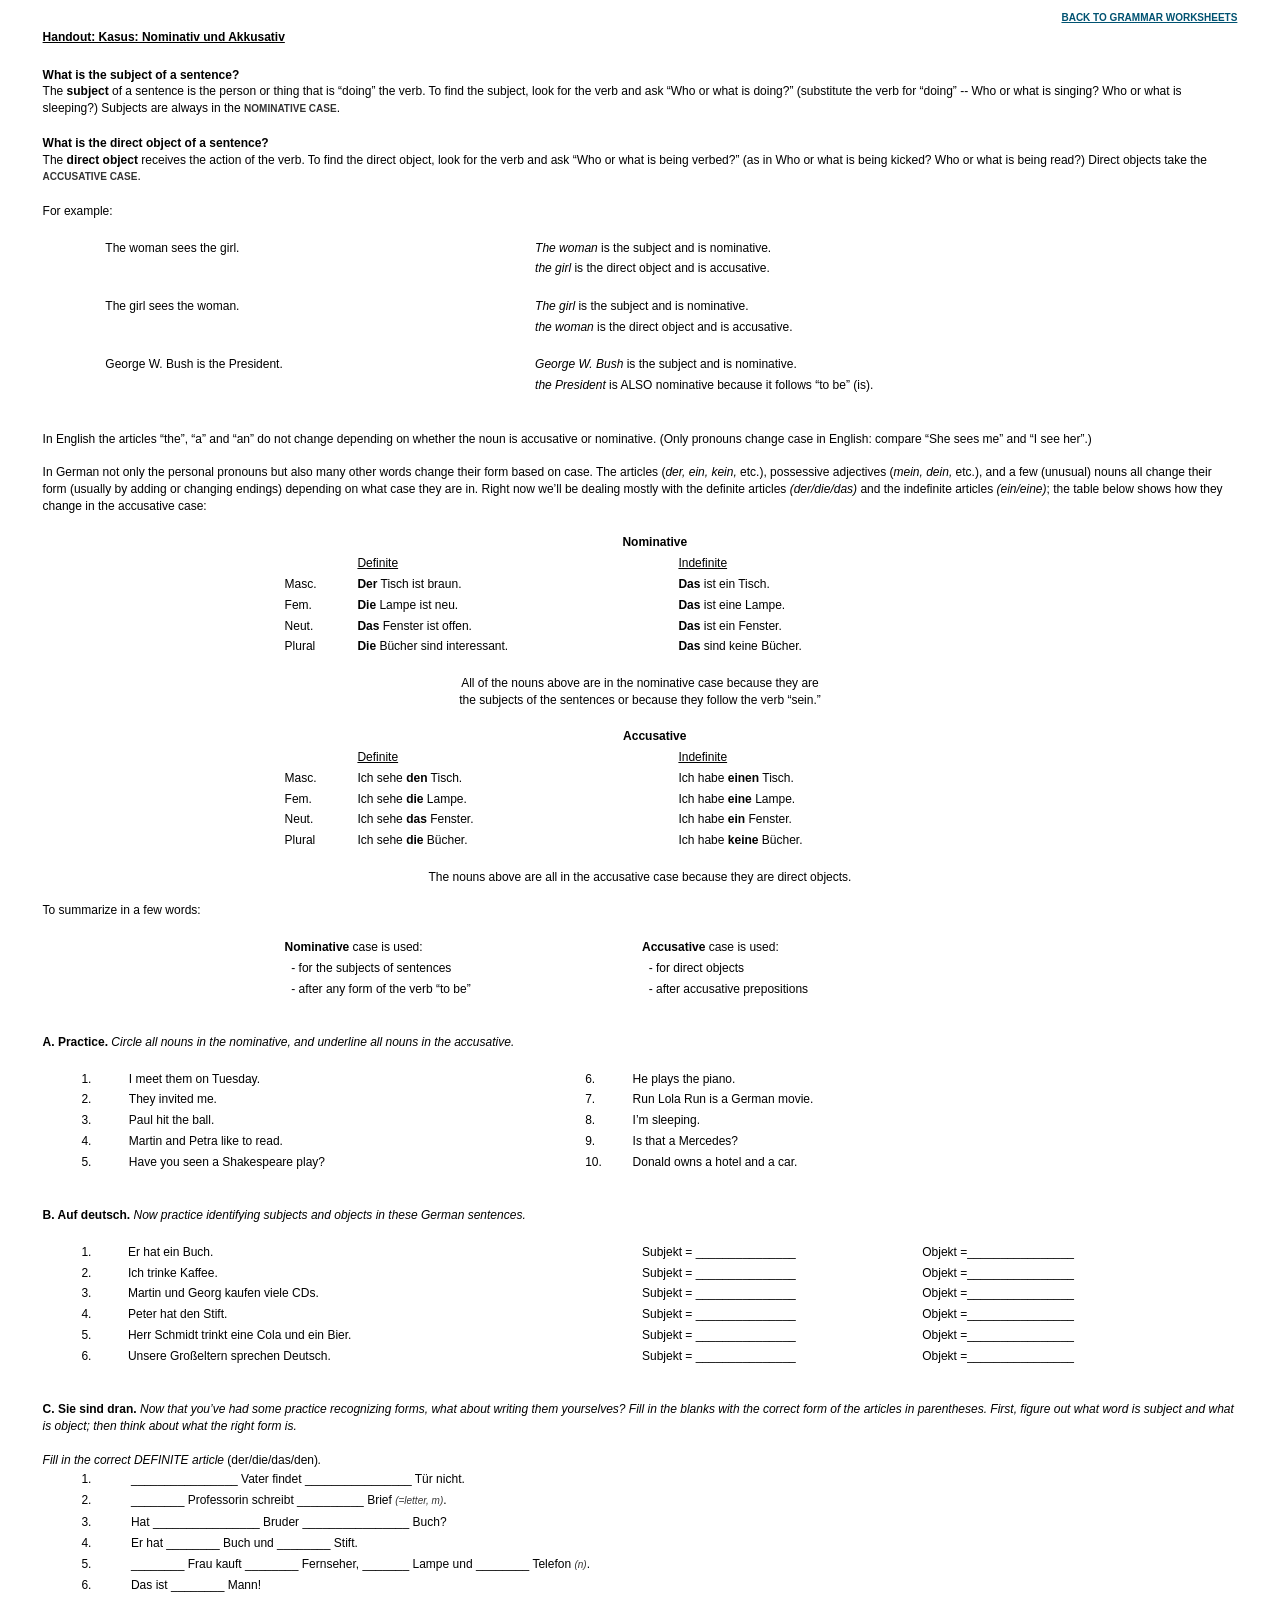
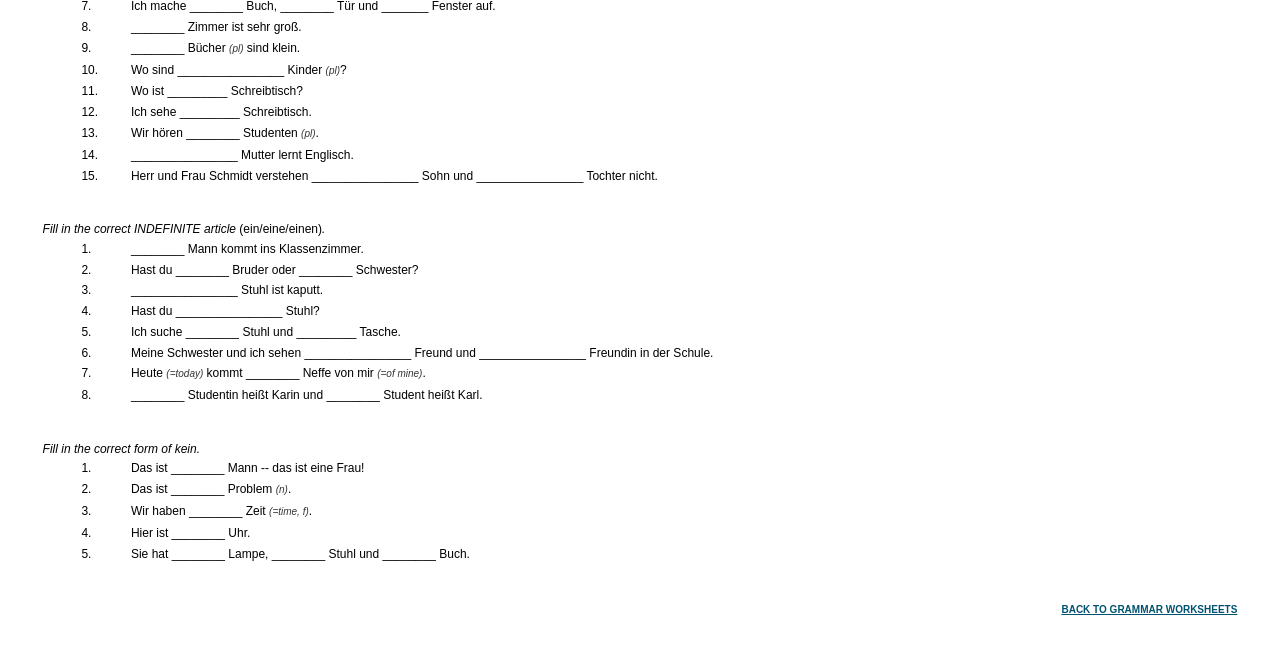
<file: Grammar reference/Handout_ Kasus_ Nominativ und Akkusativ.html>
<!DOCTYPE html PUBLIC "-//W3C//DTD HTML 4.01 Transitional//EN" "http://www.w3.org/TR/1999/REC-html401-19991224/loose.dtd">
<html><head><title>Handout: Kasus: Nominativ und Akkusativ</title>
<meta http-equiv="Content-Type" content="text/html; charset=windows-1252">
<meta name="resource-type" content="document">
<meta name="description" content="Worksheet used in teaching German to undergraduates.">
<meta name="keywords" content="german,deutsch,arbeitsblatt,DaF,deutsch als fremdsprache,teaching german,teaching materials for german,lehrmaterialien,materialien f�r den deutschunterricht">
<meta name="language" content="de">
<link type="text/css" rel="stylesheet" media="screen" href="Handout_%20Kasus_%20Nominativ%20und%20Akkusativ_files/hstyles_bapG.css">
<link type="text/css" rel="stylesheet" media="print" href="Handout_%20Kasus_%20Nominativ%20und%20Akkusativ_files/hprint_bapG.css"></head><body>
<table border="0" width="95%" align="center">
<tbody><tr><td class="norm" align="right" valign="top"><span class="tinylink"><a class="tinylink" href="https://www.nthuleen.com/teach/grammar.html" target="_self">BACK TO GRAMMAR WORKSHEETS</a></span></td></tr>
<tr><td class="norm" align="left" valign="top"><span class="titleu">Handout: Kasus: Nominativ und Akkusativ</span><br><br></td></tr>
<tr><td class="norm" align="left" valign="top">
<span class="norm"><b>What is the subject of a sentence?</b><br></span>
<span class="norm">The <b>subject</b> of a sentence is the person or 
thing that is �doing� the verb. To find the subject, look for the verb 
and ask �Who or what is doing?� (substitute the verb for �doing� -- Who 
or what is singing? Who or what is sleeping?) Subjects are always in the
 <span class="smallbold">NOMINATIVE CASE</span>.<br><br></span>
<span class="norm"><b>What is the direct object of a sentence?</b><br></span>
<span class="norm">The <b>direct object</b> receives the action of the 
verb. To find the direct object, look for the verb and ask �Who or what 
is being verbed?� (as in Who or what is being kicked? Who or what is 
being read?) Direct objects take the <span class="smallbold">ACCUSATIVE CASE</span>.<br><br></span>
<span class="norm">For example:<br><br></span>
<table border="0" width="90%" align="center">
<tbody><tr><td class="norm" width="40%" align="left" valign="top" nowrap="nowrap">The woman sees the girl.</td><td class="norm" width="60%" align="left" valign="top" nowrap="nowrap"><i>The woman</i> is the subject and is nominative.</td></tr>
<tr><td class="norm" width="40%" align="left" valign="top" nowrap="nowrap">&nbsp;</td><td class="norm" width="60%" align="left" valign="top" nowrap="nowrap"><i>the girl</i> is the direct object and is accusative.<br><br></td></tr>
<tr><td class="norm" width="40%" align="left" valign="top" nowrap="nowrap">The girl sees the woman.</td><td class="norm" width="60%" align="left" valign="top" nowrap="nowrap"><i>The girl</i> is the subject and is nominative.</td></tr>
<tr><td class="norm" width="40%" align="left" valign="top" nowrap="nowrap">&nbsp;</td><td class="norm" width="60%" align="left" valign="top" nowrap="nowrap"><i>the woman</i> is the direct object and is accusative.<br><br></td></tr>
<tr><td class="norm" width="40%" align="left" valign="top" nowrap="nowrap">George W. Bush is the President.</td><td class="norm" width="60%" align="left" valign="top" nowrap="nowrap"><i>George W. Bush</i> is the subject and is nominative.</td></tr>
<tr><td class="norm" width="40%" align="left" valign="top" nowrap="nowrap">&nbsp;</td><td class="norm" width="60%" align="left" valign="top" nowrap="nowrap"><i>the President</i> is ALSO nominative because it follows �to be� (is).</td></tr></tbody></table><br clear="all"><br>
<span class="norm">In English the articles �the�, �a� and �an� do not 
change depending on whether the noun is accusative or nominative. (Only 
pronouns change case in English: compare �She sees me� and �I see her�.)<br><br></span>
<span class="norm">In German not only the personal pronouns but also many other words change their form based on case. The articles (<i>der, ein, kein,</i> etc.), possessive adjectives (<i>mein, dein,</i>
 etc.), and a few (unusual) nouns all change their form (usually by 
adding or changing endings) depending on what case they are in. Right 
now we�ll be dealing mostly with the definite articles <i>(der/die/das)</i> and the indefinite articles <i>(ein/eine)</i>; the table below shows how they change in the accusative case:<br><br></span>
<table border="0" width="60%" align="center">
<tbody><tr><td class="norm" width="10%" align="left" valign="top" nowrap="nowrap">&nbsp;</td><td class="norm" colspan="2" align="center" valign="top" nowrap="nowrap"><b>Nominative&nbsp;&nbsp;&nbsp;&nbsp;&nbsp;&nbsp;&nbsp;&nbsp;&nbsp;&nbsp;&nbsp;&nbsp;&nbsp;</b></td></tr>
<tr><td class="norm" width="10%" align="left" valign="top" nowrap="nowrap">&nbsp;</td><td class="norm" width="45%" align="left" valign="top" nowrap="nowrap"><u>Definite</u></td><td class="norm" width="45%" align="left" valign="top" nowrap="nowrap"><u>Indefinite</u></td></tr>
<tr><td class="norm" width="10%" align="left" valign="top" nowrap="nowrap">Masc.</td><td class="norm" width="45%" align="left" valign="top" nowrap="nowrap"><b>Der</b> Tisch ist braun.</td><td class="norm" width="45%" align="left" valign="top" nowrap="nowrap"><b>Das</b> ist ein Tisch.</td></tr>
<tr><td class="norm" width="10%" align="left" valign="top" nowrap="nowrap">Fem.</td><td class="norm" width="45%" align="left" valign="top" nowrap="nowrap"><b>Die</b> Lampe ist neu.</td><td class="norm" width="45%" align="left" valign="top" nowrap="nowrap"><b>Das</b> ist eine Lampe.</td></tr>
<tr><td class="norm" width="10%" align="left" valign="top" nowrap="nowrap">Neut.</td><td class="norm" width="45%" align="left" valign="top" nowrap="nowrap"><b>Das</b> Fenster ist offen.</td><td class="norm" width="45%" align="left" valign="top" nowrap="nowrap"><b>Das</b> ist ein Fenster.</td></tr>
<tr><td class="norm" width="10%" align="left" valign="top" nowrap="nowrap">Plural</td><td class="norm" width="45%" align="left" valign="top" nowrap="nowrap"><b>Die</b> B�cher sind interessant.</td><td class="norm" width="45%" align="left" valign="top" nowrap="nowrap"><b>Das</b> sind keine B�cher.</td></tr></tbody></table><br clear="all">
<div align="center" class="norm">All of the nouns above are in the nominative case because they are<br>the subjects of the sentences or because they follow the verb �sein.�</div><br>
<table border="0" width="60%" align="center">
<tbody><tr><td class="norm" width="10%" align="left" valign="top" nowrap="nowrap">&nbsp;</td><td class="norm" colspan="2" align="center" valign="top" nowrap="nowrap"><b>Accusative&nbsp;&nbsp;&nbsp;&nbsp;&nbsp;&nbsp;&nbsp;&nbsp;&nbsp;&nbsp;&nbsp;&nbsp;&nbsp;</b></td></tr>
<tr><td class="norm" width="10%" align="left" valign="top" nowrap="nowrap">&nbsp;</td><td class="norm" width="45%" align="left" valign="top" nowrap="nowrap"><u>Definite</u></td><td class="norm" width="45%" align="left" valign="top" nowrap="nowrap"><u>Indefinite</u></td></tr>
<tr><td class="norm" width="10%" align="left" valign="top" nowrap="nowrap">Masc.</td><td class="norm" width="45%" align="left" valign="top" nowrap="nowrap">Ich sehe <b>den</b> Tisch.</td><td class="norm" width="45%" align="left" valign="top" nowrap="nowrap">Ich habe <b>einen</b> Tisch.</td></tr>
<tr><td class="norm" width="10%" align="left" valign="top" nowrap="nowrap">Fem.</td><td class="norm" width="45%" align="left" valign="top" nowrap="nowrap">Ich sehe <b>die</b> Lampe.</td><td class="norm" width="45%" align="left" valign="top" nowrap="nowrap">Ich habe <b>eine</b> Lampe.</td></tr>
<tr><td class="norm" width="10%" align="left" valign="top" nowrap="nowrap">Neut.</td><td class="norm" width="45%" align="left" valign="top" nowrap="nowrap">Ich sehe <b>das</b> Fenster.</td><td class="norm" width="45%" align="left" valign="top" nowrap="nowrap">Ich habe <b>ein</b> Fenster.</td></tr>
<tr><td class="norm" width="10%" align="left" valign="top" nowrap="nowrap">Plural</td><td class="norm" width="45%" align="left" valign="top" nowrap="nowrap">Ich sehe <b>die</b> B�cher.</td><td class="norm" width="45%" align="left" valign="top" nowrap="nowrap">Ich habe <b>keine</b> B�cher.</td></tr></tbody></table><br clear="all">
<div align="center" class="norm">The nouns above are all in the accusative case because they are direct objects.</div><br>
<span class="norm">To summarize in a few words:<br><br></span>
<table border="0" width="60%" align="center">
<tbody><tr><td class="norm" width="50%" align="left" valign="top" nowrap="nowrap"><b>Nominative</b> case is used:</td><td class="norm" width="50%" align="left" valign="top" nowrap="nowrap"><b>Accusative</b> case is used:</td></tr>
<tr><td class="norm" width="50%" align="left" valign="top" nowrap="nowrap">&nbsp;&nbsp;- for the subjects of sentences</td><td class="norm" width="50%" align="left" valign="top" nowrap="nowrap">&nbsp;&nbsp;- for direct objects</td></tr>
<tr><td class="norm" width="50%" align="left" valign="top" nowrap="nowrap">&nbsp;&nbsp;- after any form of the verb �to be�</td><td class="norm" width="50%" align="left" valign="top" nowrap="nowrap">&nbsp;&nbsp;- after accusative prepositions</td></tr></tbody></table><br clear="all"><br>
<span class="norm"><b>A. Practice.</b> <i>Circle all nouns in the nominative, and underline all nouns in the accusative.</i><br><br></span>
<table border="0" width="94%" align="center">
<tbody><tr><td class="norm" width="4%" align="left" valign="top" nowrap="nowrap">1.</td><td class="norm" width="40%" align="left" valign="top" nowrap="nowrap">I meet them on Tuesday.</td><td class="norm" width="4%" align="left" valign="top" nowrap="nowrap">6.</td><td class="norm" width="50%" align="left" valign="top" nowrap="nowrap">He plays the piano.</td></tr>
<tr><td class="norm" width="4%" align="left" valign="top" nowrap="nowrap">2.</td><td class="norm" width="40%" align="left" valign="top" nowrap="nowrap">They invited me.</td><td class="norm" width="4%" align="left" valign="top" nowrap="nowrap">7.</td><td class="norm" width="50%" align="left" valign="top" nowrap="nowrap">Run Lola Run is a German movie.</td></tr>
<tr><td class="norm" width="4%" align="left" valign="top" nowrap="nowrap">3.</td><td class="norm" width="40%" align="left" valign="top" nowrap="nowrap">Paul hit the ball.</td><td class="norm" width="4%" align="left" valign="top" nowrap="nowrap">8.</td><td class="norm" width="50%" align="left" valign="top" nowrap="nowrap">I�m sleeping.</td></tr>
<tr><td class="norm" width="4%" align="left" valign="top" nowrap="nowrap">4.</td><td class="norm" width="40%" align="left" valign="top" nowrap="nowrap">Martin and Petra like to read.</td><td class="norm" width="4%" align="left" valign="top" nowrap="nowrap">9.</td><td class="norm" width="50%" align="left" valign="top" nowrap="nowrap">Is that a Mercedes?</td></tr>
<tr><td class="norm" width="4%" align="left" valign="top" nowrap="nowrap">5.</td><td class="norm" width="40%" align="left" valign="top" nowrap="nowrap">Have you seen a Shakespeare play?</td><td class="norm" width="4%" align="left" valign="top" nowrap="nowrap">10.</td><td class="norm" width="50%" align="left" valign="top" nowrap="nowrap">Donald owns a hotel and a car.</td></tr></tbody></table><br clear="all"><br>
<span class="norm"><b>B. Auf deutsch.</b> <i>Now practice identifying subjects and objects in these German sentences.</i><br><br></span>
<table border="0" width="94%" align="center">
<tbody><tr><td class="norm" width="4%" align="left" valign="top" nowrap="nowrap">1.</td><td class="norm" width="46%" align="left" valign="top">Er hat ein Buch.</td><td class="norm" width="25%" align="left" valign="top" nowrap="nowrap">Subjekt = _______________</td><td class="norm" width="25%" align="left" valign="top" nowrap="nowrap">Objekt =________________</td></tr>
<tr><td class="norm" width="4%" align="left" valign="top" nowrap="nowrap">2.</td><td class="norm" width="46%" align="left" valign="top">Ich trinke Kaffee.</td><td class="norm" width="25%" align="left" valign="top" nowrap="nowrap">Subjekt = _______________</td><td class="norm" width="25%" align="left" valign="top" nowrap="nowrap">Objekt =________________</td></tr>
<tr><td class="norm" width="4%" align="left" valign="top" nowrap="nowrap">3.</td><td class="norm" width="46%" align="left" valign="top">Martin und Georg kaufen viele CDs.</td><td class="norm" width="25%" align="left" valign="top" nowrap="nowrap">Subjekt = _______________</td><td class="norm" width="25%" align="left" valign="top" nowrap="nowrap">Objekt =________________</td></tr>
<tr><td class="norm" width="4%" align="left" valign="top" nowrap="nowrap">4.</td><td class="norm" width="46%" align="left" valign="top">Peter hat den Stift.</td><td class="norm" width="25%" align="left" valign="top" nowrap="nowrap">Subjekt = _______________</td><td class="norm" width="25%" align="left" valign="top" nowrap="nowrap">Objekt =________________</td></tr>
<tr><td class="norm" width="4%" align="left" valign="top" nowrap="nowrap">5.</td><td class="norm" width="46%" align="left" valign="top">Herr Schmidt trinkt eine Cola und ein Bier.</td><td class="norm" width="25%" align="left" valign="top" nowrap="nowrap">Subjekt = _______________</td><td class="norm" width="25%" align="left" valign="top" nowrap="nowrap">Objekt =________________</td></tr>
<tr><td class="norm" width="4%" align="left" valign="top" nowrap="nowrap">6.</td><td class="norm" width="46%" align="left" valign="top">Unsere Gro�eltern sprechen Deutsch.</td><td class="norm" width="25%" align="left" valign="top" nowrap="nowrap">Subjekt = _______________</td><td class="norm" width="25%" align="left" valign="top" nowrap="nowrap">Objekt =________________</td></tr></tbody></table><br clear="all"><br>
<span class="norm"><b>C. Sie sind dran.</b> <i>Now that you�ve had some 
practice recognizing forms, what about writing them yourselves? Fill in 
the blanks with the correct form of the articles in parentheses. First, 
figure out what word is subject and what is object; then think about 
what the right form is.</i><br><br></span>
<span class="norm"><i>Fill in the correct DEFINITE article </i>(der/die/das/den)<i>.</i><br></span>
<table border="0" width="94%" align="center">
<tbody><tr><td class="norm" width="4%" align="left" valign="top" nowrap="nowrap">1.</td><td class="norm" width="90%" align="left" valign="top">________________ Vater findet ________________ T�r nicht.</td></tr>
<tr><td class="norm" width="4%" align="left" valign="top" nowrap="nowrap">2.</td><td class="norm" width="90%" align="left" valign="top">________ Professorin schreibt __________ Brief <span class="parenital">(=letter, m)</span>.</td></tr>
<tr><td class="norm" width="4%" align="left" valign="top" nowrap="nowrap">3.</td><td class="norm" width="90%" align="left" valign="top">Hat ________________ Bruder ________________ Buch?</td></tr>
<tr><td class="norm" width="4%" align="left" valign="top" nowrap="nowrap">4.</td><td class="norm" width="90%" align="left" valign="top">Er hat ________ Buch und ________ Stift.</td></tr>
<tr><td class="norm" width="4%" align="left" valign="top" nowrap="nowrap">5.</td><td class="norm" width="90%" align="left" valign="top">________ Frau kauft ________ Fernseher, _______ Lampe und ________ Telefon <span class="parenital">(n)</span>.</td></tr>
<tr><td class="norm" width="4%" align="left" valign="top" nowrap="nowrap">6.</td><td class="norm" width="90%" align="left" valign="top">Das ist ________ Mann!</td></tr>
<tr><td class="norm" width="4%" align="left" valign="top" nowrap="nowrap">7.</td><td class="norm" width="90%" align="left" valign="top">Ich mache ________ Buch, ________ T�r und _______ Fenster auf.</td></tr>
<tr><td class="norm" width="4%" align="left" valign="top" nowrap="nowrap">8.</td><td class="norm" width="90%" align="left" valign="top">________ Zimmer ist sehr gro�.</td></tr>
<tr><td class="norm" width="4%" align="left" valign="top" nowrap="nowrap">9.</td><td class="norm" width="90%" align="left" valign="top">________ B�cher <span class="parenital">(pl)</span> sind klein.</td></tr>
<tr><td class="norm" width="4%" align="left" valign="top" nowrap="nowrap">10.</td><td class="norm" width="90%" align="left" valign="top">Wo sind ________________ Kinder <span class="parenital">(pl)</span>?</td></tr>
<tr><td class="norm" width="4%" align="left" valign="top" nowrap="nowrap">11.</td><td class="norm" width="90%" align="left" valign="top">Wo ist _________ Schreibtisch?</td></tr>
<tr><td class="norm" width="4%" align="left" valign="top" nowrap="nowrap">12.</td><td class="norm" width="90%" align="left" valign="top">Ich sehe _________ Schreibtisch.</td></tr>
<tr><td class="norm" width="4%" align="left" valign="top" nowrap="nowrap">13.</td><td class="norm" width="90%" align="left" valign="top">Wir h�ren ________ Studenten <span class="parenital">(pl)</span>.</td></tr>
<tr><td class="norm" width="4%" align="left" valign="top" nowrap="nowrap">14.</td><td class="norm" width="90%" align="left" valign="top">________________ Mutter lernt Englisch.</td></tr>
<tr><td class="norm" width="4%" align="left" valign="top" nowrap="nowrap">15.</td><td class="norm" width="90%" align="left" valign="top">Herr und Frau Schmidt verstehen ________________ Sohn und ________________ Tochter nicht.</td></tr></tbody></table><br clear="all"><br>
<span class="norm"><i>Fill in the correct INDEFINITE article </i>(ein/eine/einen)<i>.</i><br></span>
<table border="0" width="94%" align="center">
<tbody><tr><td class="norm" width="4%" align="left" valign="top" nowrap="nowrap">1.</td><td class="norm" width="90%" align="left" valign="top">________ Mann kommt ins Klassenzimmer.</td></tr>
<tr><td class="norm" width="4%" align="left" valign="top" nowrap="nowrap">2.</td><td class="norm" width="90%" align="left" valign="top">Hast du ________ Bruder oder ________ Schwester?</td></tr>
<tr><td class="norm" width="4%" align="left" valign="top" nowrap="nowrap">3.</td><td class="norm" width="90%" align="left" valign="top">________________ Stuhl ist kaputt.</td></tr>
<tr><td class="norm" width="4%" align="left" valign="top" nowrap="nowrap">4.</td><td class="norm" width="90%" align="left" valign="top">Hast du ________________ Stuhl?</td></tr>
<tr><td class="norm" width="4%" align="left" valign="top" nowrap="nowrap">5.</td><td class="norm" width="90%" align="left" valign="top">Ich suche ________ Stuhl und _________ Tasche.</td></tr>
<tr><td class="norm" width="4%" align="left" valign="top" nowrap="nowrap">6.</td><td class="norm" width="90%" align="left" valign="top">Meine Schwester und ich sehen ________________ Freund und ________________ Freundin in der Schule.</td></tr>
<tr><td class="norm" width="4%" align="left" valign="top" nowrap="nowrap">7.</td><td class="norm" width="90%" align="left" valign="top">Heute <span class="parenital">(=today)</span> kommt ________ Neffe von mir <span class="parenital">(=of mine)</span>.</td></tr>
<tr><td class="norm" width="4%" align="left" valign="top" nowrap="nowrap">8.</td><td class="norm" width="90%" align="left" valign="top">________ Studentin hei�t Karin und ________ Student hei�t Karl.</td></tr></tbody></table><br clear="all"><br>
<span class="norm"><i>Fill in the correct form of kein.</i><br></span>
<table border="0" width="94%" align="center">
<tbody><tr><td class="norm" width="4%" align="left" valign="top" nowrap="nowrap">1.</td><td class="norm" width="90%" align="left" valign="top">Das ist ________ Mann -- das ist eine Frau!</td></tr>
<tr><td class="norm" width="4%" align="left" valign="top" nowrap="nowrap">2.</td><td class="norm" width="90%" align="left" valign="top">Das ist ________ Problem <span class="parenital">(n)</span>.</td></tr>
<tr><td class="norm" width="4%" align="left" valign="top" nowrap="nowrap">3.</td><td class="norm" width="90%" align="left" valign="top">Wir haben ________ Zeit <span class="parenital">(=time, f)</span>.</td></tr>
<tr><td class="norm" width="4%" align="left" valign="top" nowrap="nowrap">4.</td><td class="norm" width="90%" align="left" valign="top">Hier ist ________ Uhr.</td></tr>
<tr><td class="norm" width="4%" align="left" valign="top" nowrap="nowrap">5.</td><td class="norm" width="90%" align="left" valign="top">Sie hat ________ Lampe, ________ Stuhl und ________ Buch.</td></tr></tbody></table><br clear="all"><br>
</td></tr>
<tr><td class="norm" align="right" valign="top"><span class="tinylink"><a class="tinylink" href="https://www.nthuleen.com/teach/grammar.html" target="_self">BACK TO GRAMMAR WORKSHEETS</a></span></td></tr>
</tbody></table><br clear="all"><br>

</body></html>
</file>
<file: assets/practice.css>
/* Sprechen! — visual refresh, app shell, mobile layout and practice components.
   Loaded after the inline styles in index.html, so rules here refine the originals. */
:root {
  --ink: #17221e;
  --muted: #5f6d67;
  --paper: #f5f2ea;
  --card: #fffdf8;
  --line: #e2dccf;
  --green: #1f6a4f;
  --dark: #143f31;
  --lime: #c3dd58;
  --soft-green: #eaf3ee;
  --ok: #1f7a4d;
  --ok-bg: #e3f4ea;
  --bad: #b3412c;
  --bad-bg: #fbe7e1;
  --der: #2f62b8;
  --die: #c0392b;
  --das: #23864f;
  --shadow-sm: 0 1px 2px rgba(23, 34, 30, .05), 0 2px 8px -4px rgba(23, 34, 30, .12);
  --shadow: 0 1px 2px rgba(23, 34, 30, .05), 0 12px 32px -18px rgba(23, 34, 30, .35);
  --radius: 18px;
  --tabbar-h: 64px;
}

/* ------------------------------------------------------------------ base refresh */
body {
  background:
    radial-gradient(1200px 600px at 100% -10%, #e5efe0 0%, transparent 60%),
    radial-gradient(900px 500px at -10% 110%, #f3e7d6 0%, transparent 55%),
    var(--paper);
  background-attachment: fixed;
  -webkit-font-smoothing: antialiased;
  text-rendering: optimizeLegibility;
}
a { color: inherit; }
a:focus-visible, input:focus-visible, textarea:focus-visible { outline: 3px solid var(--orange); outline-offset: 2px; }
.button { gap: 8px; text-decoration: none; transition: background-color .15s ease, border-color .15s ease, transform .1s ease, box-shadow .15s ease; box-shadow: var(--shadow-sm); }
.button:active { transform: scale(.97); }
.button.small { padding: 7px 13px; font-size: 14px; }
.button.wide { width: 100%; }
.button.ghost { box-shadow: none; background: transparent; }
.button.lime { color: var(--dark); border-color: var(--lime); background: var(--lime); }
@media (hover: hover) and (pointer: fine) { .button.lime:hover { background: #d3ea6c; } }
.button.glass { color: #fff; border-color: #ffffff40; background: #ffffff1a; box-shadow: none; }
@media (hover: hover) and (pointer: fine) { .button.glass:hover { background: #ffffff2e; } }
.panel { border-color: #e6e0d4; box-shadow: var(--shadow); }
.hero { box-shadow: var(--shadow); background: radial-gradient(500px 300px at 85% 20%, #3aa07c55, transparent 70%), linear-gradient(135deg, var(--dark), #2b8565); }
.plan-step, .mini-exercise { transition: border-color .15s ease; }
.reading-line { transition: border-color .15s ease, background-color .15s ease; }
@media (hover: hover) and (pointer: fine) { .reading-line:hover { background: #fffefb; } }
.prompt-card { transition: border-color .15s ease, transform .15s ease; }
@media (hover: hover) and (pointer: fine) { .prompt-card:hover { transform: translateY(-2px); } }
.lesson-shell { gap: 28px; }
.subtle { color: var(--muted); }
.center { text-align: center; }

/* ------------------------------------------------------------------ app shell */
.brand { color: inherit; text-decoration: none; }
aside .brand { margin-bottom: 18px; }
.mode-nav { flex: 0 0 auto; display: grid; gap: 2px; margin: 0 0 16px; padding: 0; overflow: visible; }
.mode-nav a { display: flex; align-items: center; gap: 11px; padding: 9px 12px; border-radius: 11px; color: #c8d7d1; font-size: 15px; font-weight: 750; text-decoration: none; }
.mode-nav a span { width: 22px; text-align: center; }
@media (hover: hover) and (pointer: fine) { .mode-nav a:hover { color: #fff; background: #ffffff0e; } }
.mode-nav a.active { color: var(--dark); background: var(--lime); }
aside .progress-card { margin-bottom: 14px; }

.view { display: none; max-width: 980px; margin: 0 auto; animation: view-in .22s ease; }
body[data-view="start"] #view-start,
body[data-view="stunden"] #view-lessons,
body[data-view="karten"] #view-cards,
body[data-view="ueben"] #view-practice,
body[data-view="test"] #view-quiz,
body[data-view="grammatik"] #view-grammar { display: block; }
body:not([data-view]) #view-lessons { display: block; }
#view-lessons { max-width: none; }
@keyframes view-in { from { opacity: 0; transform: translateY(6px); } to { opacity: 1; transform: none; } }
@media (prefers-reduced-motion: reduce) { .view { animation: none; } html { scroll-behavior: auto; } }

.appbar { display: none; }
.tabbar { display: none; }

.view-head { margin: 4px 0 26px; }
.view-head h1 { margin: 0 0 8px; color: var(--ink); font-size: clamp(32px, 4.4vw, 46px); }
.view-head .lead { max-width: 680px; margin: 0; color: var(--muted); font-size: 17px; }
.view-head .action-row { margin-top: 16px; }
.back-link { display: inline-block; margin-bottom: 10px; color: var(--green); font-size: 15px; font-weight: 800; text-decoration: none; }
.section-title { margin: 34px 0 12px; font-size: 22px; }
.action-row { display: flex; flex-wrap: wrap; align-items: center; gap: 10px; }

/* ------------------------------------------------------------------ shared pieces */
.toolbar { display: flex; flex-wrap: wrap; align-items: end; gap: 14px; margin-bottom: 16px; }
.field { display: grid; gap: 5px; color: var(--muted); font-size: 12px; font-weight: 850; letter-spacing: .6px; text-transform: uppercase; }
.field.inline { display: block; }
.field select, .field.inline select { min-height: 44px; padding: 9px 12px; border: 1px solid var(--line); border-radius: 12px; color: var(--ink); background: var(--card); font-size: 15px; font-weight: 700; letter-spacing: 0; text-transform: none; box-shadow: var(--shadow-sm); max-width: 100%; }
.seg { display: inline-flex; padding: 3px; border: 1px solid var(--line); border-radius: 999px; background: #efebe1; }
.seg button { min-height: 38px; padding: 6px 14px; border: 0; border-radius: 999px; background: transparent; font-size: 14px; font-weight: 800; letter-spacing: 0; text-transform: none; cursor: pointer; }
.seg button.active { color: #fff; background: var(--dark); }
.tabs { display: flex; gap: 6px; margin-bottom: 20px; padding: 4px; overflow-x: auto; border: 1px solid var(--line); border-radius: 14px; background: #efebe1; scrollbar-width: none; }
.tabs::-webkit-scrollbar { display: none; }
.tab { flex: 1 0 auto; padding: 10px 16px; border: 0; border-radius: 10px; color: var(--muted); background: transparent; font-size: 15px; font-weight: 800; text-align: center; text-decoration: none; white-space: nowrap; cursor: pointer; }
.tab.active { color: var(--ink); background: var(--card); box-shadow: var(--shadow-sm); }
.icon-btn { display: inline-grid; flex: 0 0 auto; width: 36px; height: 36px; place-items: center; padding: 0; border: 1px solid var(--line); border-radius: 50%; background: var(--card); font-size: 15px; cursor: pointer; vertical-align: middle; }
@media (hover: hover) and (pointer: fine) { .icon-btn:hover { border-color: var(--green); background: var(--soft-green); } }
.empty-state { padding: 40px 24px; border: 1px dashed #cfc7b6; border-radius: var(--radius); text-align: center; background: #fffdf8b3; }
.empty-state.small { padding: 28px 20px; }
.empty-state p { max-width: 460px; margin: 8px auto 18px; color: var(--muted); }
.empty-state h2 { margin-top: 6px; }
.empty-icon { font-size: 44px; line-height: 1; }
.help-box { margin-top: 22px; padding: 14px 18px; border: 1px solid var(--line); border-radius: 14px; background: var(--card); color: #46544e; font-size: 15px; }
.help-box summary { font-weight: 850; cursor: pointer; }
.help-box ol { margin: 10px 0 0; padding-left: 20px; }
.meter { display: block; height: 7px; overflow: hidden; border-radius: 9px; background: #e9e4d9; }
.meter span { display: block; height: 100%; border-radius: inherit; background: linear-gradient(90deg, var(--green), #48a57f); }
.ring { --p: 0; display: grid; width: 92px; height: 92px; flex: 0 0 auto; place-items: center; border-radius: 50%; background: conic-gradient(var(--lime) calc(var(--p) * 1%), #ffffff26 0); }
.ring span { display: grid; width: 74%; height: 74%; place-items: center; border-radius: 50%; color: #fff; background: var(--dark); font-size: 21px; font-weight: 900; }
.ring.big { width: 138px; height: 138px; }
.ring.big span { font-size: 32px; }
.score-badge { display: inline-block; min-width: 42px; padding: 2px 8px; border-radius: 999px; font-size: 12px; font-weight: 850; text-align: center; }
.score-badge.good { color: var(--ok); background: var(--ok-bg); }
.score-badge.mid { color: #8a5a10; background: #fdf0d2; }
.score-badge.low { color: var(--bad); background: var(--bad-bg); }
.score-badge.none { color: #9aa49f; background: #eeeae1; }

/* ------------------------------------------------------------------ start / dashboard */
.start-hero { position: relative; display: flex; align-items: center; justify-content: space-between; gap: 28px; overflow: hidden; padding: 40px 44px; border-radius: 26px; color: #fff; background: radial-gradient(500px 300px at 90% 10%, #3aa07c66, transparent 70%), linear-gradient(135deg, var(--dark), #2b8565); box-shadow: var(--shadow); }
.start-hero::after { content: "A1"; position: absolute; right: -10px; bottom: -60px; color: #ffffff0d; font-size: 220px; font-weight: 900; line-height: 1; pointer-events: none; }
.start-hero h1 { margin: 0 0 10px; color: #fff; font-size: clamp(34px, 5vw, 52px); }
.start-hero p { max-width: 520px; margin: 0 0 20px; color: #dcebe5; }
.start-hero .eyebrow { color: var(--lime); }
.start-copy { position: relative; z-index: 1; }
.readiness { position: relative; z-index: 1; display: grid; justify-items: center; gap: 8px; }
.readiness p { margin: 0; color: #dcebe5; font-size: 14px; font-weight: 800; }
.stat-grid { display: grid; grid-template-columns: repeat(4, 1fr); gap: 14px; margin-top: 18px; }
.stat-tile { display: grid; gap: 4px; padding: 18px; border: 1px solid #e6e0d4; border-radius: 16px; background: var(--card); text-decoration: none; box-shadow: var(--shadow-sm); transition: transform .15s ease, box-shadow .15s ease; }
@media (hover: hover) and (pointer: fine) { .stat-tile:hover { transform: translateY(-2px); box-shadow: var(--shadow); } }
.stat-icon { font-size: 24px; }
.stat-label { color: var(--muted); font-size: 13px; font-weight: 800; }
.stat-value { font-size: 28px; line-height: 1.1; letter-spacing: -.5px; }
.stat-sub { margin-bottom: 8px; color: var(--muted); font-size: 13px; }
.today-plan { display: grid; gap: 10px; margin: 0; padding: 0; list-style: none; }
.today-plan a, .today-plan button { width: 100%; display: flex; align-items: center; gap: 14px; padding: 14px 16px; border: 1px solid #e6e0d4; border-radius: 14px; color: inherit; background: var(--card); font: inherit; text-align: left; text-decoration: none; cursor: pointer; box-shadow: var(--shadow-sm); }
@media (hover: hover) and (pointer: fine) { .today-plan a:hover, .today-plan button:hover { border-color: #b9cdc3; } }
.today-plan span { display: grid; flex: 0 0 auto; width: 34px; height: 34px; place-items: center; border-radius: 50%; color: var(--dark); background: var(--lime); font-weight: 900; }
.today-plan b { display: block; font-size: 16px; }
.today-plan small { color: var(--muted); font-size: 14px; }
.exam-grid { display: grid; grid-template-columns: repeat(2, 1fr); gap: 12px; }
.exam-part { display: flex; gap: 14px; padding: 16px 18px; border: 1px solid #e6e0d4; border-radius: 14px; background: var(--card); }
.exam-part p { margin: 4px 0 0; color: #4e5c56; font-size: 15px; }
.exam-icon { font-size: 28px; }

/* ------------------------------------------------------------------ flashcards */
.srs-counts { display: flex; flex-wrap: wrap; gap: 8px; margin-bottom: 16px; }
.count { padding: 6px 12px; border-radius: 999px; font-size: 14px; font-weight: 700; }
.count.new { color: #2f62b8; background: #e4ecfa; }
.count.learn { color: #b3412c; background: var(--bad-bg); }
.count.due { color: var(--ok); background: var(--ok-bg); }
.count.mature { color: var(--muted); background: #eeeae1; }
.flashcard { position: relative; min-height: 300px; display: flex; flex-direction: column; align-items: center; justify-content: center; gap: 10px; padding: 52px 28px 34px; border: 1px solid #e3dccd; border-radius: 24px; text-align: center; background: linear-gradient(180deg, #fffefa, #fbf8f1); box-shadow: var(--shadow); cursor: pointer; user-select: none; -webkit-user-select: none; transition: transform .15s ease; }
@media (hover: hover) and (pointer: fine) { .flashcard:not(.flipped):hover { transform: translateY(-2px); } }
.flashcard:focus-visible { outline: 3px solid var(--orange); outline-offset: 3px; }
.flash-top { position: absolute; top: 14px; right: 14px; left: 14px; display: flex; align-items: center; justify-content: space-between; }
.card-tag { padding: 3px 10px; border-radius: 999px; font-size: 11px; font-weight: 900; letter-spacing: .8px; text-transform: uppercase; }
.card-tag.new { color: #2f62b8; background: #e4ecfa; }
.card-tag.learn { color: #b3412c; background: var(--bad-bg); }
.card-tag.due { color: var(--ok); background: var(--ok-bg); }
.flash-front { max-width: 640px; font-size: clamp(26px, 4.6vw, 40px); font-weight: 850; line-height: 1.2; letter-spacing: -.5px; }
.flash-back { font-size: clamp(20px, 3.4vw, 28px); font-weight: 750; line-height: 1.3; }
.flash-sub { color: var(--muted); font-size: 17px; }
.flash-hint { color: var(--muted); font-size: 15px; font-weight: 700; }
.flash-tap { margin-top: 10px; color: #9aa49f; font-size: 13px; font-weight: 700; }
.flash-divider { width: min(320px, 70%); height: 1px; margin: 6px 0; background: var(--line); }
.der { color: var(--der); } .die { color: var(--die); } .das { color: var(--das); }
.art-der { color: var(--der); } .art-die { color: var(--die); } .art-das { color: var(--das); }
.rate-row { display: grid; grid-template-columns: repeat(4, 1fr); gap: 10px; margin-top: 16px; }
.rate { display: grid; gap: 2px; min-height: 60px; padding: 10px 6px; border: 1px solid var(--line); border-radius: 14px; background: var(--card); font-size: 16px; cursor: pointer; box-shadow: var(--shadow-sm); transition: transform .1s ease; }
.rate:active { transform: scale(.96); }
.rate small { color: var(--muted); font-size: 12px; font-weight: 700; }
.rate.again { border-color: #f0c2b6; background: #fdf1ed; } .rate.again b { color: var(--bad); }
.rate.hard { border-color: #f1d9a8; background: #fdf7e8; } .rate.hard b { color: #8a5a10; }
.rate.good { border-color: #b6dcc5; background: #eef8f2; } .rate.good b { color: var(--ok); }
.rate.easy { border-color: #bdd0f1; background: #eef3fc; } .rate.easy b { color: #2f62b8; }
#cardStage > .button.wide { margin-top: 16px; min-height: 54px; font-size: 17px; }
.kbd-hint { margin: 10px 0 0; color: #9aa49f; font-size: 13px; text-align: center; }

/* ------------------------------------------------------------------ practice: chooser, exercises */
.chooser { margin-bottom: 18px; }
.chooser-label { margin: 14px 0 8px; color: var(--muted); font-size: 12px; font-weight: 900; letter-spacing: 1px; text-transform: uppercase; }
.chooser-label:first-child { margin-top: 0; }
.chip-grid { display: grid; grid-template-columns: repeat(auto-fill, minmax(190px, 1fr)); gap: 8px; }
.chip-card { display: flex; align-items: center; gap: 9px; padding: 10px 12px; border: 1px solid var(--line); border-radius: 12px; background: var(--card); font-size: 15px; font-weight: 750; text-decoration: none; box-shadow: var(--shadow-sm); }
@media (hover: hover) and (pointer: fine) { .chip-card:hover { border-color: #b9cdc3; } }
.chip-card.active { border-color: var(--dark); color: #fff; background: var(--dark); }
.chip-card.active .score-badge.none { color: #cfe0d8; background: #ffffff1f; }
.chip-icon { font-size: 18px; }
.chip-title { flex: 1; min-width: 0; }
.exercise { padding: 26px 28px; border: 1px solid #e6e0d4; border-radius: var(--radius); background: var(--card); box-shadow: var(--shadow); }
.exercise-head { display: flex; flex-wrap: wrap; align-items: center; justify-content: space-between; gap: 12px; margin-bottom: 6px; }
.exercise-head h2 { font-size: 22px; }
.exercise-head p { margin: 4px 0 0; }
.gap-list { display: grid; gap: 8px; margin: 18px 0 0; padding: 0; list-style: none; counter-reset: gap; }
.gap-item { position: relative; padding: 12px 14px 12px 50px; border: 1px solid var(--line); border-radius: 12px; background: #fbf9f3; counter-increment: gap; }
.gap-item::before { content: counter(gap); position: absolute; top: 13px; left: 14px; display: grid; width: 26px; height: 26px; place-items: center; border-radius: 50%; color: var(--dark); background: var(--blue); font-size: 13px; font-weight: 900; }
.gap-line { font-size: 19px; font-weight: 650; line-height: 2.1; }
.gap-hint { color: var(--muted); font-size: 14px; }
.english-hint { font-style: italic; }
.gap-feedback:empty { display: none; }
.gap-feedback { margin-top: 4px; font-size: 14px; }
.gap-feedback .solution { color: var(--ok); font-weight: 850; }
.gap-feedback .note { color: #8a5a10; font-weight: 700; }
.gap-slot { display: inline-block; }
.gap-input, .fill-table input, .form-field input { min-height: 38px; padding: 4px 8px; border: 0; border-bottom: 2px solid #9fb3aa; border-radius: 8px 8px 3px 3px; color: var(--dark); background: #eef4f0; font: inherit; font-weight: 800; text-align: center; transition: background-color .15s ease, border-color .15s ease; }
.gap-input { font-size: 18px; }
.gap-input:focus, .fill-table input:focus, .form-field input:focus { outline: none; border-bottom-color: var(--green); background: #fff; box-shadow: 0 0 0 3px #1f6a4f22; }
.is-ok { border-bottom-color: var(--ok) !important; color: var(--ok) !important; background: var(--ok-bg) !important; }
.is-wrong { border-bottom-color: var(--bad) !important; color: var(--bad) !important; background: var(--bad-bg) !important; }
.is-revealed { border-bottom-color: #c9a227 !important; color: #7a5a00 !important; background: #fdf3cf !important; }
.word-bank { display: flex; flex-wrap: wrap; gap: 8px; margin: 14px 0 4px; padding: 12px; border: 1px dashed #c9d6cf; border-radius: 12px; background: #f4f8f5; }
.bank-word { min-height: 38px; padding: 6px 12px; border: 1px solid #bfd2c9; border-radius: 10px; color: var(--dark); background: var(--card); font: inherit; font-size: 15px; font-weight: 800; cursor: pointer; }
@media (hover: hover) and (pointer: fine) { .bank-word:hover { border-color: var(--green); } }
.bank-word.used { opacity: .4; }
.bank-word.static { cursor: default; }
.sticky-actions { position: sticky; z-index: 5; bottom: 0; display: flex; flex-wrap: wrap; align-items: center; justify-content: space-between; gap: 10px; margin: 18px -28px -26px; padding: 14px 28px 18px; border-top: 1px solid var(--line); border-radius: 0 0 var(--radius) var(--radius); background: #fffdf8f2; backdrop-filter: blur(6px); -webkit-backdrop-filter: blur(6px); }
.umlaut-bar { display: flex; flex-wrap: wrap; gap: 6px; }
.umlaut-bar button { min-width: 42px; min-height: 40px; padding: 0 10px; border: 1px solid var(--line); border-radius: 10px; background: #f3f0e8; font-size: 17px; font-weight: 800; cursor: pointer; }
@media (hover: hover) and (pointer: fine) { .umlaut-bar button:hover { border-color: var(--green); background: var(--soft-green); } }
.result-line { flex-basis: 100%; margin: 0; font-size: 15px; }
.result-line:empty { display: none; }
.table-wrap { overflow-x: auto; margin: 14px 0 0; border: 1px solid var(--line); border-radius: 14px; -webkit-overflow-scrolling: touch; }
.fill-table, .g-table { width: 100%; border-collapse: collapse; font-size: 16px; }
.fill-table th, .fill-table td, .g-table th, .g-table td { padding: 10px 12px; border-bottom: 1px solid var(--line); text-align: left; vertical-align: middle; }
.fill-table tbody tr:last-child > *, .g-table tbody tr:last-child > * { border-bottom: 0; }
.fill-table thead th, .g-table thead th { color: var(--muted); background: #f6f3ec; font-size: 12px; letter-spacing: .8px; text-transform: uppercase; white-space: nowrap; }
.fill-table tbody th, .g-table tbody th { color: var(--dark); background: #f6f9f7; font-weight: 850; white-space: nowrap; }
.fill-table td { font-weight: 750; }
.fill-table td.blank { position: relative; padding: 6px 8px; }
.fill-table td input { width: 100%; min-width: 92px; font-size: 16px; }
.fill-table td[data-solution]::after { content: "✔ " attr(data-solution); display: block; margin-top: 3px; color: var(--ok); font-size: 12px; font-weight: 850; }
.artikel-intro { text-align: center; }
.artikel-intro p { max-width: 460px; margin: 8px auto 14px; }
.artikel-game { text-align: center; }
.artikel-noun { margin: 26px 0 4px; font-size: clamp(32px, 6vw, 48px); font-weight: 900; letter-spacing: -.5px; }
.artikel-en { margin: 0 0 24px; color: var(--muted); }
.artikel-buttons { display: grid; grid-template-columns: repeat(3, 1fr); gap: 12px; max-width: 520px; margin: 0 auto 18px; }
.art-btn { min-height: 64px; border: 2px solid currentColor; border-radius: 16px; background: var(--card); font-size: 22px; font-weight: 900; cursor: pointer; transition: transform .1s ease, background-color .15s ease; }
.art-btn:active { transform: scale(.96); }
@media (hover: hover) and (pointer: fine) { .art-btn.art-der:hover { background: #eaf0fb; } .art-btn.art-die:hover { background: #fbecea; } .art-btn.art-das:hover { background: #e8f5ee; } }
.art-btn.correct { color: #fff !important; border-color: var(--ok); background: var(--ok) !important; }
.art-btn.wrong { color: #fff !important; border-color: var(--bad); background: var(--bad) !important; }
.art-btn.dim { opacity: .35; }
.artikel-game .button.wide { max-width: 520px; }

/* ------------------------------------------------------------------ quiz */
.feature-grid { display: grid; grid-template-columns: repeat(2, 1fr); gap: 14px; }
.feature-card { display: grid; align-content: start; gap: 4px; padding: 20px; border: 1px solid #e6e0d4; border-radius: var(--radius); color: inherit; background: var(--card); font: inherit; text-align: left; text-decoration: none; cursor: pointer; box-shadow: var(--shadow-sm); transition: transform .15s ease, box-shadow .15s ease; }
@media (hover: hover) and (pointer: fine) { .feature-card:hover { transform: translateY(-2px); box-shadow: var(--shadow); } }
.feature-card b { font-size: 19px; }
.feature-card span { color: var(--muted); font-size: 15px; }
.feature-card .feature-icon { font-size: 30px; }
.feature-card .feature-score { margin-top: 6px; color: var(--green); font-size: 14px; font-weight: 850; }
.feature-card.accent { color: #fff; border: 0; background: linear-gradient(135deg, var(--dark), #2b8565); }
.feature-card.accent span { color: #d3e6de; }
.feature-card.accent .feature-score { color: var(--lime); }
.unit-grid { display: grid; grid-template-columns: repeat(4, 1fr); gap: 12px; }
.unit-card { display: grid; justify-items: start; gap: 3px; padding: 16px; border: 1px solid #e6e0d4; border-radius: 16px; background: var(--card); font: inherit; text-align: left; cursor: pointer; box-shadow: var(--shadow-sm); transition: transform .15s ease; }
@media (hover: hover) and (pointer: fine) { .unit-card:hover { transform: translateY(-2px); border-color: #b9cdc3; } }
.unit-card b { font-size: 18px; }
.unit-level { padding: 2px 8px; border-radius: 999px; color: var(--dark); background: var(--lime); font-size: 11px; font-weight: 900; letter-spacing: .6px; }
.unit-card.a2 .unit-level { background: #e7dcff; }
.unit-range { color: var(--muted); font-size: 14px; }
.unit-titles { margin: 4px 0 6px; font-size: 18px; letter-spacing: 2px; }
.quiz-shell { max-width: 760px; margin: 0 auto; }
.quiz-top { display: flex; align-items: center; justify-content: space-between; margin-bottom: 10px; }
.quiz-count { color: var(--muted); font-size: 14px; font-weight: 850; }
.quiz-progress { height: 8px; overflow: hidden; margin-bottom: 18px; border-radius: 9px; background: #e7e2d6; }
.quiz-progress div { height: 100%; border-radius: inherit; background: linear-gradient(90deg, var(--green), var(--lime)); transition: width .3s ease; }
.quiz-card { padding: 28px; border: 1px solid #e6e0d4; border-radius: 22px; background: var(--card); box-shadow: var(--shadow); }
.quiz-section { margin: 0 0 14px; color: var(--green); font-size: 12px; font-weight: 900; letter-spacing: 1.2px; text-transform: uppercase; }
.quiz-prompt { margin: 6px 0 20px; font-size: 20px; font-weight: 700; line-height: 1.45; }
.q-big { display: inline-block; margin-top: 6px; font-size: 24px; font-weight: 850; }
.blank-line { display: inline-block; min-width: 60px; border-bottom: 3px solid var(--green); color: transparent; }
.speaker-chip { display: inline-grid; width: 28px; height: 28px; place-items: center; margin-right: 6px; border-radius: 50%; color: #fff; background: var(--green); font-size: 13px; font-weight: 900; vertical-align: 2px; }
.options { display: grid; gap: 10px; }
.options.two { grid-template-columns: 1fr 1fr; }
.option { display: flex; align-items: center; gap: 12px; min-height: 56px; padding: 12px 16px; border: 2px solid var(--line); border-radius: 14px; background: #fbf9f3; font: inherit; font-size: 17px; font-weight: 700; text-align: left; cursor: pointer; transition: border-color .15s ease, background-color .15s ease; }
@media (hover: hover) and (pointer: fine) { .option:hover:not(:disabled) { border-color: #9fb3aa; background: #fff; } }
.option:disabled { cursor: default; }
.option-key { display: grid; flex: 0 0 auto; width: 30px; height: 30px; place-items: center; border-radius: 8px; color: var(--muted); background: #ece7dc; font-size: 13px; font-weight: 900; }
.option.correct { border-color: var(--ok); background: var(--ok-bg); }
.option.correct .option-key { color: #fff; background: var(--ok); }
.option.wrong { border-color: var(--bad); background: var(--bad-bg); }
.option.wrong .option-key { color: #fff; background: var(--bad); }
.quiz-feedback:empty { display: none; }
.quiz-feedback { display: grid; gap: 12px; margin-top: 18px; }
.feedback { padding: 14px 16px; border-radius: 14px; }
.feedback.ok { color: #18603d; background: var(--ok-bg); }
.feedback.bad { color: #8e3322; background: var(--bad-bg); }
.feedback p { margin: 5px 0 0; color: #3e4b45; font-size: 15px; }
.reading-text { margin: 0 0 16px; padding: 16px 18px; border-left: 4px solid var(--lime); border-radius: 4px 12px 12px 4px; color: #2c3a34; background: #f6f9f2; font-size: 16px; line-height: 1.6; }
.reading-title { margin: 0 0 6px; color: var(--green); font-size: 12px; font-weight: 900; letter-spacing: 1px; text-transform: uppercase; }
.listen-box { display: flex; align-items: center; gap: 16px; margin-bottom: 14px; padding: 16px; border-radius: 16px; background: #f2f7f4; }
.listen-box p { margin: 2px 0 0; }
.listen-btn { display: grid; flex: 0 0 auto; width: 60px; height: 60px; place-items: center; border: 0; border-radius: 50%; color: #fff; background: var(--green); font-size: 22px; cursor: pointer; box-shadow: 0 6px 16px -6px #1f6a4f99; }
@media (hover: hover) and (pointer: fine) { .listen-btn:hover { background: var(--dark); } }
.transcript { margin-bottom: 14px; color: var(--muted); font-size: 14px; }
.transcript summary { cursor: pointer; font-weight: 800; }
.form-grid { display: grid; grid-template-columns: 1fr 1fr; gap: 12px; margin-bottom: 8px; }
.form-field { display: grid; gap: 4px; color: var(--muted); font-size: 13px; font-weight: 850; }
.form-field input { width: 100%; text-align: left; font-size: 16px; }
.form-feedback { min-height: 0; color: var(--ok); font-size: 13px; }
.quiz-card .sticky-actions { margin: 16px -28px -28px; padding: 14px 28px 20px; border-radius: 0 0 22px 22px; }
.result-hero { display: flex; align-items: center; gap: 24px; padding: 28px; border-radius: 22px; color: #fff; background: linear-gradient(135deg, var(--dark), #2b8565); box-shadow: var(--shadow); }
.result-hero.fail { background: linear-gradient(135deg, #5a3d22, #a0623a); }
.result-hero .eyebrow { color: var(--lime); }
.result-hero h2 { margin-bottom: 4px; font-size: 28px; }
.result-hero p:last-child { margin: 0; color: #e4eee9; }
.review-list { display: grid; gap: 8px; margin: 0 0 20px; padding: 0; list-style: none; }
.review-list li { padding: 12px 14px; border: 1px solid var(--line); border-radius: 12px; background: var(--card); }
.review-q { font-size: 15px; }
.review-q .q-big { font-size: 17px; }
.review-a { display: flex; flex-wrap: wrap; gap: 6px 14px; margin-top: 6px; font-size: 14px; font-weight: 800; }
.review-a .bad { color: var(--bad); } .review-a .good { color: var(--ok); }
.speak-card { padding: 24px; border: 1px solid #e6e0d4; border-radius: var(--radius); background: var(--card); box-shadow: var(--shadow); }
.speak-task { margin: 0 0 10px; font-weight: 750; }
.topic-card { text-align: center; }
.topic-label { margin: 0; color: var(--green); font-size: 13px; font-weight: 900; letter-spacing: 1px; text-transform: uppercase; }
.topic-word { margin: 12px 0 14px; font-size: clamp(30px, 6vw, 44px); font-weight: 900; }
.topic-emoji { font-size: 60px; line-height: 1; }
.model-answer { margin-top: 16px; padding: 14px 16px; border-radius: 12px; text-align: left; background: #f2f7f4; }
.model-answer p { margin: 4px 0; }
.speak-card + .action-row { margin-top: 14px; }
.timer { min-height: 1.5em; margin: 14px 0 0; font-size: 22px; font-weight: 900; text-align: center; }
.writing-area { width: 100%; padding: 14px; border: 1px solid var(--line); border-radius: 12px; background: #fbf9f3; font: inherit; font-size: 17px; line-height: 1.6; resize: vertical; }
.writing-area:focus { outline: none; border-color: var(--green); background: #fff; box-shadow: 0 0 0 3px #1f6a4f22; }
.checklist-grid { display: grid; gap: 8px; }
.model-text { margin: 10px 0 0; line-height: 1.7; }

/* ------------------------------------------------------------------ grammar */
.grammar-layout { display: grid; grid-template-columns: 250px minmax(0, 1fr); align-items: start; gap: 22px; }
.chapter-list { position: sticky; top: 20px; display: grid; gap: 2px; max-height: calc(100vh - 40px); overflow: auto; padding: 8px; border: 1px solid #e6e0d4; border-radius: 16px; background: var(--card); box-shadow: var(--shadow-sm); }
.chapter-link { display: flex; align-items: center; gap: 10px; padding: 8px 10px; border-radius: 10px; color: #3f4c46; font-size: 14px; font-weight: 750; line-height: 1.3; text-decoration: none; }
@media (hover: hover) and (pointer: fine) { .chapter-link:hover { background: #f2f7f4; } }
.chapter-link.active { color: #fff; background: var(--dark); }
.chapter-num { display: grid; flex: 0 0 auto; width: 24px; height: 24px; place-items: center; border-radius: 50%; color: var(--dark); background: #e7efe9; font-size: 12px; font-weight: 900; }
.chapter-link.active .chapter-num { background: var(--lime); }
.chapter { padding: 30px 32px; border: 1px solid #e6e0d4; border-radius: 22px; background: var(--card); box-shadow: var(--shadow); }
.chapter-head { display: flex; align-items: center; gap: 16px; margin-bottom: 18px; }
.chapter-head h2 { font-size: 28px; line-height: 1.15; }
.chapter-icon { display: grid; flex: 0 0 auto; width: 58px; height: 58px; place-items: center; border-radius: 16px; background: #f2f7f4; font-size: 30px; }
.callout { margin: 0 0 18px; padding: 16px 18px; border-radius: 14px; }
.callout p { margin: 4px 0 0; }
.callout.key { border-left: 5px solid var(--green); background: #eef6f1; }
.callout.tip { border-left: 5px solid #e2b33c; background: #fdf6e3; }
.g-section { margin: 0 0 22px; }
.g-section h3 { margin: 0 0 8px; font-size: 19px; }
.g-section > p { margin: 0 0 6px; color: #36433d; }
.g-table td b, .g-table th b { color: var(--green); }
.example-list { display: grid; gap: 6px; margin: 12px 0 0; padding: 0; list-style: none; }
.example-list li { display: flex; align-items: center; justify-content: space-between; gap: 12px; padding: 10px 12px; border: 1px solid var(--line); border-radius: 11px; background: #fbf9f3; }
.example-list b { display: block; font-size: 17px; }
.example-list span { color: var(--muted); font-size: 14px; }
.mistake-list { display: grid; gap: 8px; margin: 0; padding: 0; list-style: none; }
.mistake-list li { display: grid; grid-template-columns: 1fr 1fr; gap: 4px 14px; padding: 12px 14px; border: 1px solid var(--line); border-radius: 12px; background: #fbf9f3; }
.mistake-list .wrong { color: var(--bad); font-weight: 750; text-decoration: line-through; text-decoration-thickness: 1px; }
.mistake-list .right { color: var(--ok); font-weight: 850; }
.mistake-list .why { grid-column: 1 / -1; color: var(--muted); font-size: 14px; }
.practice-links { margin: 6px 0 20px; padding: 18px; border-radius: 16px; background: #f2f7f4; }
.pager { overflow: visible; display: flex; justify-content: space-between; gap: 12px; padding-top: 16px; border-top: 1px solid var(--line); }
.pager a { color: var(--green); font-size: 15px; font-weight: 800; text-decoration: none; }
@media (hover: hover) and (pointer: fine) { .pager a:hover { text-decoration: underline; } }

/* revision dialog polish */
.revision-dialog { overscroll-behavior: contain; }
.revision-dialog[open] { animation: view-in .2s ease; }

/* ------------------------------------------------------------------ responsive */
@media (max-width: 1050px) {
  body { padding-bottom: calc(var(--tabbar-h) + env(safe-area-inset-bottom)); }
  .appbar { position: sticky; z-index: 30; top: 0; display: flex; align-items: center; justify-content: space-between; gap: 12px; margin: -20px -20px 18px; padding: 10px 20px; padding-top: calc(10px + env(safe-area-inset-top)); border-bottom: 1px solid #e6e0d4; background: #f5f2eaeb; backdrop-filter: blur(10px); -webkit-backdrop-filter: blur(10px); }
  .appbar .brand { display: flex; align-items: center; gap: 9px; margin: 0; color: var(--dark); font-size: 18px; font-weight: 900; }
  .appbar .brand-mark { width: 32px; height: 32px; border-radius: 9px; font-size: 14px; }
  .appbar-title { color: var(--muted); font-size: 14px; font-weight: 800; }
  .tabbar { position: fixed; z-index: 40; right: 0; bottom: 0; left: 0; display: grid; grid-template-columns: repeat(6, 1fr); height: calc(var(--tabbar-h) + env(safe-area-inset-bottom)); padding: 6px 4px env(safe-area-inset-bottom); overflow: visible; border-top: 1px solid #ffffff1a; background: var(--dark); box-shadow: 0 -8px 24px -12px #0006; }
  .tabbar a { display: flex; flex-direction: column; align-items: center; justify-content: center; gap: 2px; min-width: 0; border-radius: 12px; color: #b9cfc6; font-size: 11px; font-weight: 800; text-decoration: none; }
  .tabbar a span { font-size: 21px; line-height: 1; filter: grayscale(.4); transition: transform .15s ease; }
  .tabbar a.active { color: #fff; background: #ffffff14; }
  .tabbar a.active span { filter: none; transform: translateY(-1px) scale(1.08); }
  .stat-grid { grid-template-columns: repeat(2, 1fr); }
  .unit-grid { grid-template-columns: repeat(2, 1fr); }
  .grammar-layout { grid-template-columns: minmax(0, 1fr); }
  .chapter-list { position: sticky; z-index: 10; top: calc(53px + env(safe-area-inset-top)); display: flex; max-height: none; overflow-x: auto; margin: 0 -20px; padding: 8px 20px; border: 0; border-radius: 0; background: #f5f2eaeb; box-shadow: none; backdrop-filter: blur(10px); -webkit-backdrop-filter: blur(10px); scrollbar-width: none; }
  .chapter-list::-webkit-scrollbar { display: none; }
  .chapter-link { flex: 0 0 auto; padding: 7px 12px 7px 8px; border: 1px solid var(--line); border-radius: 999px; background: var(--card); white-space: nowrap; }
  .chapter-link.active { border-color: var(--dark); }
  .chip-grid { display: flex; overflow-x: auto; margin: 0 -20px; padding: 2px 20px 8px; scroll-snap-type: x proximity; scrollbar-width: none; }
  .chip-grid::-webkit-scrollbar { display: none; }
  .chip-card { flex: 0 0 auto; scroll-snap-align: start; white-space: nowrap; }
  .topbar { margin-bottom: 20px; }
}

@media (max-width: 680px) {
  main { padding: 16px 15px 30px; }
  .appbar { margin: -16px -15px 16px; padding-right: 15px; padding-left: 15px; }
  .chapter-list, .chip-grid { margin-right: -15px; margin-left: -15px; padding-right: 15px; padding-left: 15px; }
  .view-head { margin-bottom: 18px; }
  .view-head h1 { font-size: 32px; }
  .view-head .lead { font-size: 16px; }
  .section-title { margin-top: 28px; font-size: 20px; }

  /* lessons */
  .topbar { flex-direction: column; align-items: stretch; }
  .top-actions { display: flex; flex-wrap: nowrap; gap: 8px; overflow-x: auto; margin: 0 -15px; padding: 2px 15px 6px; scrollbar-width: none; }
  .top-actions::-webkit-scrollbar { display: none; }
  .top-actions .button { flex: 0 0 auto; padding: 9px 14px; font-size: 14px; white-space: nowrap; }
  .mobile-select { min-height: 46px; font-weight: 750; }
  .hero { border-radius: 20px; }
  .hero-copy { padding: 28px 22px; }
  h1 { font-size: 32px; letter-spacing: -1px; }
  .panel { padding: 22px 16px; border-radius: 16px; }
  .panel-head { flex-direction: column; align-items: stretch; gap: 12px; margin-bottom: 18px; }
  .panel-head .button { width: 100%; }
  h2 { font-size: 22px; }
  .plan-step { padding: 16px 14px; }
  .grammar-note > p { margin-left: 0; }
  .reading-line { padding: 11px 12px; font-size: 16px; }
  .mini-exercise { padding: 13px; }
  .mini-exercise p { font-size: 15px; }
  .turn { max-width: 100%; gap: 8px; }
  .speaker { width: 38px; height: 38px; font-size: 11px; }
  .turn-copy { padding: 12px 15px; font-size: 16px; }
  .prompt-card { min-height: 132px; }
  .challenge-top { padding: 22px 16px; }
  .checklist { padding: 18px 16px 22px; }
  .homework { padding: 22px 16px; }

  /* dialogs become full-screen sheets */
  .revision-dialog, .basics-dialog { width: 100%; max-width: 100%; height: 100%; max-height: 100%; margin: 0; border: 0; border-radius: 0; }
  .revision-head { padding: 14px 15px; padding-top: calc(14px + env(safe-area-inset-top)); }
  .revision-head h2 { font-size: 20px; }
  .revision-actions { flex-direction: row; }
  .revision-content, .basics-tables { padding: 12px 10px; }
  .sentence-lab { padding: 18px 14px; }
  .basics-table { font-size: 15px; }
  .basics-table th, .basics-table td { padding: 9px 8px; }
  .word-table td { padding: 8px; }

  /* start */
  .start-hero { flex-direction: column; align-items: stretch; gap: 18px; padding: 26px 20px; border-radius: 22px; }
  .start-hero p { margin-bottom: 16px; font-size: 16px; }
  .start-hero::after { font-size: 150px; bottom: -40px; }
  .start-hero .action-row { display: grid; }
  .start-hero .button { width: 100%; }
  .readiness { grid-template-columns: auto 1fr; align-items: center; justify-items: start; gap: 12px; padding-top: 16px; border-top: 1px solid #ffffff26; }
  .readiness .ring.big { width: 64px; height: 64px; }
  .readiness .ring.big span { font-size: 16px; }
  .readiness p { font-size: 16px; }
  .stat-grid { gap: 10px; }
  .stat-tile { padding: 14px; }
  .stat-value { font-size: 23px; }
  .exam-grid, .feature-grid { grid-template-columns: 1fr; }

  /* flashcards */
  .toolbar { display: grid; grid-template-columns: 1fr 1fr; gap: 10px; }
  .toolbar .field:first-child { grid-column: 1 / -1; }
  .toolbar .seg { display: flex; }
  .toolbar .seg button { flex: 1; padding: 6px 8px; }
  .field select { width: 100%; }
  .flashcard { min-height: 240px; padding: 50px 18px 28px; border-radius: 20px; }
  .rate-row { gap: 6px; margin-top: 12px; }
  .rate { min-height: 58px; padding: 8px 2px; font-size: 15px; }
  #cardStage > .button.wide { margin-top: 12px; }
  .cards-layout { display: flex; flex-direction: column; }
  .cards-layout .toolbar { order: 3; margin: 22px 0 0; padding-top: 18px; border-top: 1px solid var(--line); }
  .cards-layout .srs-counts { order: 1; gap: 6px; }
  .cards-layout #cardStage { order: 2; }
  .cards-layout .help-box { order: 4; }
  .count { padding: 5px 10px; font-size: 13px; }
  #view-cards .view-head .lead, #view-practice .view-head .lead, #view-cards .view-head .eyebrow, #view-practice .view-head .eyebrow, #view-grammar .view-head .lead { display: none; }
  .kbd-hint { display: none; }

  /* practice */
  .exercise { padding: 18px 14px; border-radius: 16px; }
  .exercise-head h2 { font-size: 19px; }
  .gap-item { padding: 10px 10px 10px 42px; }
  .gap-item::before { top: 11px; left: 10px; width: 24px; height: 24px; font-size: 12px; }
  .gap-line { font-size: 17px; line-height: 2.2; }
  .gap-input { min-height: 36px; font-size: 16px; }
  .sticky-actions { bottom: calc(var(--tabbar-h) + env(safe-area-inset-bottom)); gap: 8px; margin: 16px -14px -18px; padding: 8px 14px 10px; border-radius: 0 0 16px 16px; }
  .sticky-actions .umlaut-bar, .sticky-actions .action-row { flex-basis: 100%; }
  .sticky-actions .action-row { display: flex; flex-wrap: nowrap; gap: 8px; }
  .sticky-actions .action-row .button { flex: 1; padding: 9px 10px; }
  .umlaut-bar { flex-wrap: nowrap; gap: 5px; }
  .umlaut-bar button { flex: 1; min-width: 0; min-height: 36px; padding: 0; font-size: 16px; }
  .fill-table { font-size: 15px; }
  .fill-table th, .fill-table td { padding: 8px; }
  .fill-table tbody th { position: sticky; left: 0; z-index: 1; }
  .fill-table td input { min-width: 84px; }
  .artikel-buttons { gap: 8px; }
  .art-btn { min-height: 60px; font-size: 20px; }

  /* quiz */
  .unit-grid { gap: 8px; }
  .unit-card { padding: 13px; }
  .quiz-card { padding: 20px 16px; border-radius: 18px; }
  .quiz-card .sticky-actions { margin: 14px -16px -20px; padding: 10px 16px 14px; }
  .quiz-prompt { font-size: 18px; }
  .q-big { font-size: 21px; }
  .option { min-height: 54px; padding: 10px 12px; font-size: 16px; }
  .form-grid { grid-template-columns: 1fr; }
  .result-hero { flex-direction: column; align-items: flex-start; padding: 22px; }
  .review-list { margin-bottom: 16px; }

  /* grammar */
  .chapter { padding: 20px 16px; border-radius: 18px; }
  .chapter-head h2 { font-size: 23px; }
  .chapter-icon { width: 48px; height: 48px; font-size: 25px; }
  .g-table { font-size: 14px; }
  .g-table th, .g-table td { padding: 8px; }
  .mistake-list li { grid-template-columns: 1fr; }
  .pager { flex-direction: column; }
}

@media (max-width: 380px) {
  .tabbar a { font-size: 10px; }
  .stat-grid { grid-template-columns: 1fr 1fr; }
  .stat-sub { display: none; }
}

@media print {
  .tabbar, .appbar, .mode-nav { display: none !important; }
  body { padding: 0 !important; background: #fff; }
}

/* ------------------------------------------------------------------ accessibility & polish pass */
:root { --muted: #566660; --faint: #66746e; --focus: #0b6b4a; }
.skip-link { position: fixed; z-index: 100; top: 8px; left: 8px; padding: 10px 16px; border-radius: 10px; color: #fff; background: var(--dark); font-weight: 850; text-decoration: none; transform: translateY(-200%); }
.skip-link:focus { transform: none; outline: 3px solid var(--lime); }
/* focus ring: dark green + white halo on light surfaces, lime on dark ones (>= 3:1 everywhere) */
button:focus-visible, select:focus-visible, a:focus-visible, input:focus-visible, textarea:focus-visible, summary:focus-visible, [role="button"]:focus-visible, .flashcard:focus-visible { outline: 3px solid var(--focus); outline-offset: 2px; box-shadow: 0 0 0 5px #fff; }
aside a:focus-visible, aside button:focus-visible, .tabbar a:focus-visible, .start-hero a:focus-visible, .start-hero button:focus-visible, .hero button:focus-visible, .feature-card.accent:focus-visible { outline-color: var(--lime); box-shadow: 0 0 0 5px #0006; }
h1:focus { outline: none; }
/* low-contrast greys -> readable */
.kbd-hint, .flash-tap { color: var(--faint); }
.score-badge.none { color: #5b6862; background: #e8e3d7; }
.chip-card.active .score-badge.none { color: #fff; background: #ffffff33; }
.art-das, .das { color: #1b7243; }
.card-label, .nav-level { letter-spacing: 1px; }
/* touch targets: at least 44 x 44 */
.button, .tab, .seg button, .umlaut-bar button, .bank-word, .art-btn, .option, .rate { min-height: 44px; }
.button.small { min-height: 44px; padding-block: 9px; }
.icon-btn { width: 44px; height: 44px; }
.umlaut-bar button { min-width: 44px; }
.fill-table td input, .gap-input, .form-field input { min-height: 44px; }
.help-box summary, .transcript summary { display: flex; align-items: center; min-height: 44px; }
.appbar .brand { min-height: 44px; }
.check-item input, .exam-check input { min-width: 24px; min-height: 24px; }
.exam-check { min-height: 44px; align-items: center; }
.seg button { padding-inline: 16px; }
/* scroll affordance for horizontal chip rows */
@media (max-width: 1050px) {
  .chip-grid, .chapter-list { -webkit-mask-image: linear-gradient(90deg, #000 calc(100% - 28px), transparent); mask-image: linear-gradient(90deg, #000 calc(100% - 28px), transparent); }
  .chip-grid, .tabs { scroll-padding-inline: 20px; }
}
@media (max-width: 680px) {
  .tabs { display: grid; grid-template-columns: repeat(3, 1fr); overflow: visible; }
  .tab { padding-inline: 6px; font-size: 14px; }
  .umlaut-bar button { min-height: 44px; }
  .sticky-actions .action-row .button { min-height: 46px; }
  .top-actions .button { min-height: 44px; }
}
/* respect reduced motion everywhere */

@media (forced-colors: active) {
  .gap-input, .fill-table input, .form-field input { border: 2px solid CanvasText; }
  .is-ok, .is-wrong, .is-revealed { border: 2px solid Highlight !important; }
}
.chapter-link { min-height: 44px; }
.pager a { display: inline-flex; align-items: center; min-height: 44px; }
.back-link { display: inline-flex; align-items: center; min-height: 44px; }

/* ================================================================== motion & native feel
   Principles: ease-out for anything entering or responding, < 300ms, transform + opacity only,
   press feedback on every pressable, no motion on keyboard-driven high-frequency actions
   (card flips, card advance, tab changes), hover only where a real hover exists. */
:root {
  --ease-out: cubic-bezier(0.23, 1, 0.32, 1);
  --ease-in-out: cubic-bezier(0.77, 0, 0.175, 1);
  --ease-drawer: cubic-bezier(0.32, 0.72, 0, 1);
}
@property --p { syntax: "<number>"; inherits: false; initial-value: 0; }

/* --- platform layer (mobile) */
html { -webkit-tap-highlight-color: transparent; -webkit-text-size-adjust: 100%; }
a, button, [role="button"], summary, label, select { touch-action: manipulation; }
button, [role="button"], .tab, .chip-card, .chapter-link, .unit-card, .feature-card, .mode-nav a, .tabbar a, .stat-tile, .today-plan a, .flashcard { -webkit-user-select: none; user-select: none; -webkit-touch-callout: none; }
body { padding-left: env(safe-area-inset-left, 0px); padding-right: env(safe-area-inset-right, 0px); }
@media (max-width: 1050px) { .tabbar { padding-left: env(safe-area-inset-left, 0px); padding-right: env(safe-area-inset-right, 0px); } }
/* iOS zooms the page when an input is focused below 16px */
@media (pointer: coarse) {
  input, textarea, select, .field select, .field.inline select, .mobile-select { font-size: 16px; }
}

/* --- numbers and text */
.count, .quiz-count, .stat-value, .ring span, .timer, .score-badge, .rate small, .result-line, .unit-range, .word-count, #wordCount, .gap-item::before, .chapter-num, .stat-sub { font-variant-numeric: tabular-nums; }
h1, h2, h3, .quiz-prompt, .view-head .lead { text-wrap: balance; }
.lead, .g-section > p, .callout p, .exam-part p, .help-box { text-wrap: pretty; }
.view-head .lead { max-width: 65ch; }

/* --- press feedback: instant, subtle, ease-out */
.button, .rate, .option, .tab, .art-btn, .bank-word, .icon-btn, .umlaut-bar button, .chip-card, .seg button, .listen-btn, .chapter-link, .today-plan a, .today-plan button, .mode-nav a, .tabbar a {
  transition: transform 160ms var(--ease-out), background-color 160ms ease, border-color 160ms ease, color 160ms ease, box-shadow 160ms ease, opacity 160ms ease;
}
.stat-tile, .feature-card, .unit-card, .flashcard { transition: transform 200ms var(--ease-out), background-color 160ms ease, border-color 160ms ease, box-shadow 200ms ease; }
.button:active:not(:disabled), .rate:active, .option:active:not(:disabled), .tab:active, .bank-word:active, .icon-btn:active, .umlaut-bar button:active, .chip-card:active, .seg button:active, .listen-btn:active, .chapter-link:active, .today-plan a:active, .today-plan button:active { transform: scale(0.97); }
.stat-tile:active, .feature-card:active, .unit-card:active, .flashcard:active { transform: scale(0.985); }
.tabbar a:active { transform: scale(0.94); }

/* --- entrances */
@keyframes fade-in { from { opacity: 0; } }
@keyframes rise { from { opacity: 0; transform: translateY(6px); } }
@keyframes dialog-in { from { opacity: 0; transform: scale(0.97); } }
@keyframes sheet-in { from { transform: translateY(100%); } }
@keyframes ring-fill { from { --p: 0; } }
/* switching sections is core navigation: opacity only, barely there */
.view { animation: fade-in 120ms ease-out; }
.revision-dialog[open] { animation: dialog-in 200ms var(--ease-out); }
.revision-dialog[open]::backdrop { animation: fade-in 200ms ease-out; }
@media (max-width: 680px) { .revision-dialog[open] { animation: sheet-in 320ms var(--ease-drawer); } }
/* feedback after answering: occasional, explains what happened */
.feedback, .quiz-feedback .button { animation: rise 180ms var(--ease-out); }
.result-hero { animation: rise 260ms var(--ease-out); }
.result-hero .ring, .start-anim .ring { animation: ring-fill 800ms var(--ease-out); }
.review-list li { animation: rise 260ms var(--ease-out) backwards; }
.review-list li:nth-child(2) { animation-delay: 40ms; } .review-list li:nth-child(3) { animation-delay: 80ms; } .review-list li:nth-child(4) { animation-delay: 120ms; } .review-list li:nth-child(n+5) { animation-delay: 160ms; }
/* first time the home screen is shown in a session: gentle stagger */
.start-anim .stat-tile, .start-anim .today-plan li, .start-anim .exam-part { animation: rise 300ms var(--ease-out) backwards; }
.start-anim .stat-tile:nth-child(2), .start-anim .today-plan li:nth-child(2) { animation-delay: 45ms; }
.start-anim .stat-tile:nth-child(3), .start-anim .today-plan li:nth-child(3) { animation-delay: 90ms; }
.start-anim .stat-tile:nth-child(4), .start-anim .today-plan li:nth-child(4) { animation-delay: 135ms; }

/* --- reduced motion: fewer and gentler, not zero — keep opacity, drop movement */
@media (prefers-reduced-motion: reduce) {
  html { scroll-behavior: auto; }
  .view, .feedback, .quiz-feedback .button, .result-hero, .review-list li, .start-anim .stat-tile, .start-anim .today-plan li, .start-anim .exam-part, .revision-dialog[open] { animation: fade-in 150ms ease-out !important; animation-delay: 0ms !important; }
  .result-hero .ring, .start-anim .ring { animation: none; }
  .button:active, .rate:active, .option:active, .tab:active, .chip-card:active, .stat-tile:active, .feature-card:active, .unit-card:active, .flashcard:active, .tabbar a:active { transform: none; }
}

/* ================================================================== in-page picker (replaces native select popup) */
.picker { width: min(480px, calc(100% - 32px)); max-height: min(72dvh, 640px); margin: auto; padding: 0; overflow: hidden; border: 1px solid var(--line); border-radius: 20px; color: var(--ink); background: var(--card); box-shadow: 0 24px 70px #0005; }
.picker[open] { display: flex; flex-direction: column; animation: dialog-in 180ms var(--ease-out); }
.picker::backdrop { background: #10251dcc; }
.picker[open]::backdrop { animation: fade-in 180ms ease-out; }
.picker-head { display: flex; align-items: center; justify-content: space-between; gap: 12px; padding: 14px 14px 10px 20px; border-bottom: 1px solid var(--line); }
.picker-head h2 { margin: 0; font-size: 18px; }
.picker-list { flex: 1; overflow-y: auto; overscroll-behavior: contain; padding: 6px 8px calc(10px + env(safe-area-inset-bottom, 0px)); }
.picker-group { margin: 12px 12px 4px; color: var(--muted); font-size: 12px; font-weight: 900; letter-spacing: 1px; text-transform: uppercase; }
.picker-option { width: 100%; display: flex; align-items: center; justify-content: space-between; gap: 12px; min-height: 48px; padding: 10px 14px; border: 0; border-radius: 12px; background: transparent; font: inherit; font-size: 16px; font-weight: 700; text-align: left; cursor: pointer; -webkit-user-select: none; user-select: none; transition: background-color 120ms ease, transform 160ms var(--ease-out); }
.picker-option:active { transform: scale(0.98); background: var(--soft-green); }
.picker-option[aria-selected="true"] { color: var(--dark); background: var(--soft-green); }
.picker-check { color: var(--green); font-weight: 900; }
@media (hover: hover) and (pointer: fine) { .picker-option:hover { background: #f2f7f4; } }
/* on phones it is a bottom sheet */
@media (max-width: 680px) {
  .picker { width: 100%; max-width: 100%; max-height: 78dvh; margin: auto 0 0; border-width: 1px 0 0; border-radius: 22px 22px 0 0; }
  .picker[open] { animation: sheet-in 320ms var(--ease-drawer); }
}
@media (prefers-reduced-motion: reduce) { .picker[open] { animation: fade-in 150ms ease-out !important; } }
</file>
<file: assets/lesson-plans.css>
.lesson-grammar .panel-head,
.lesson-activity .panel-head {
  margin-bottom: 12px;
}

#lessonGrammar > p,
#lessonActivity {
  margin: 0;
}

.grammar-visual {
  display: grid;
  gap: 8px;
  margin: 18px 0;
}

.grammar-visual > div {
  display: grid;
  grid-template-columns: minmax(130px, 1fr) minmax(0, 2fr);
  align-items: baseline;
  gap: 8px 16px;
  background: var(--paper, #f8f5ee);
  border: 1px solid var(--line, #ddd8cb);
  border-radius: 10px;
  padding: 12px 16px;
}

.grammar-visual dt {
  font-weight: 700;
}

.grammar-visual dd {
  margin: 0;
  font-size: 1.12rem;
  line-height: 1.7;
}

.grammar-visual mark {
  background: #fde7ce;
  color: #713c20;
  border-radius: 4px;
  font-weight: 800;
  box-decoration-break: clone;
}

.lesson-resource > summary {
  padding-block: 13px;
  cursor: pointer;
  font-weight: 800;
}

details.lesson-resource.panel {
  padding: 0;
}

details.panel > summary,
.lesson-resource-body {
  padding-inline: clamp(20px, 4vw, 34px);
}

.lesson-resource-body {
  padding-bottom: 20px;
  padding-top: 4px;
}

.lesson-resource-body > .button:not([hidden]) {
  margin-bottom: 12px;
}

.lesson-resource-body .reading-list,
.lesson-grammar .reading-list {
  margin-left: 0;
}

@media (max-width: 580px) {
  .grammar-visual > div {
    grid-template-columns: minmax(0, 1fr);
    gap: 3px;
  }
}

@media print {
  .no-print,
  .lesson-resource-body > button {
    display: none !important;
  }

  .grammar-visual mark {
    text-decoration: underline;
  }
}
</file>
